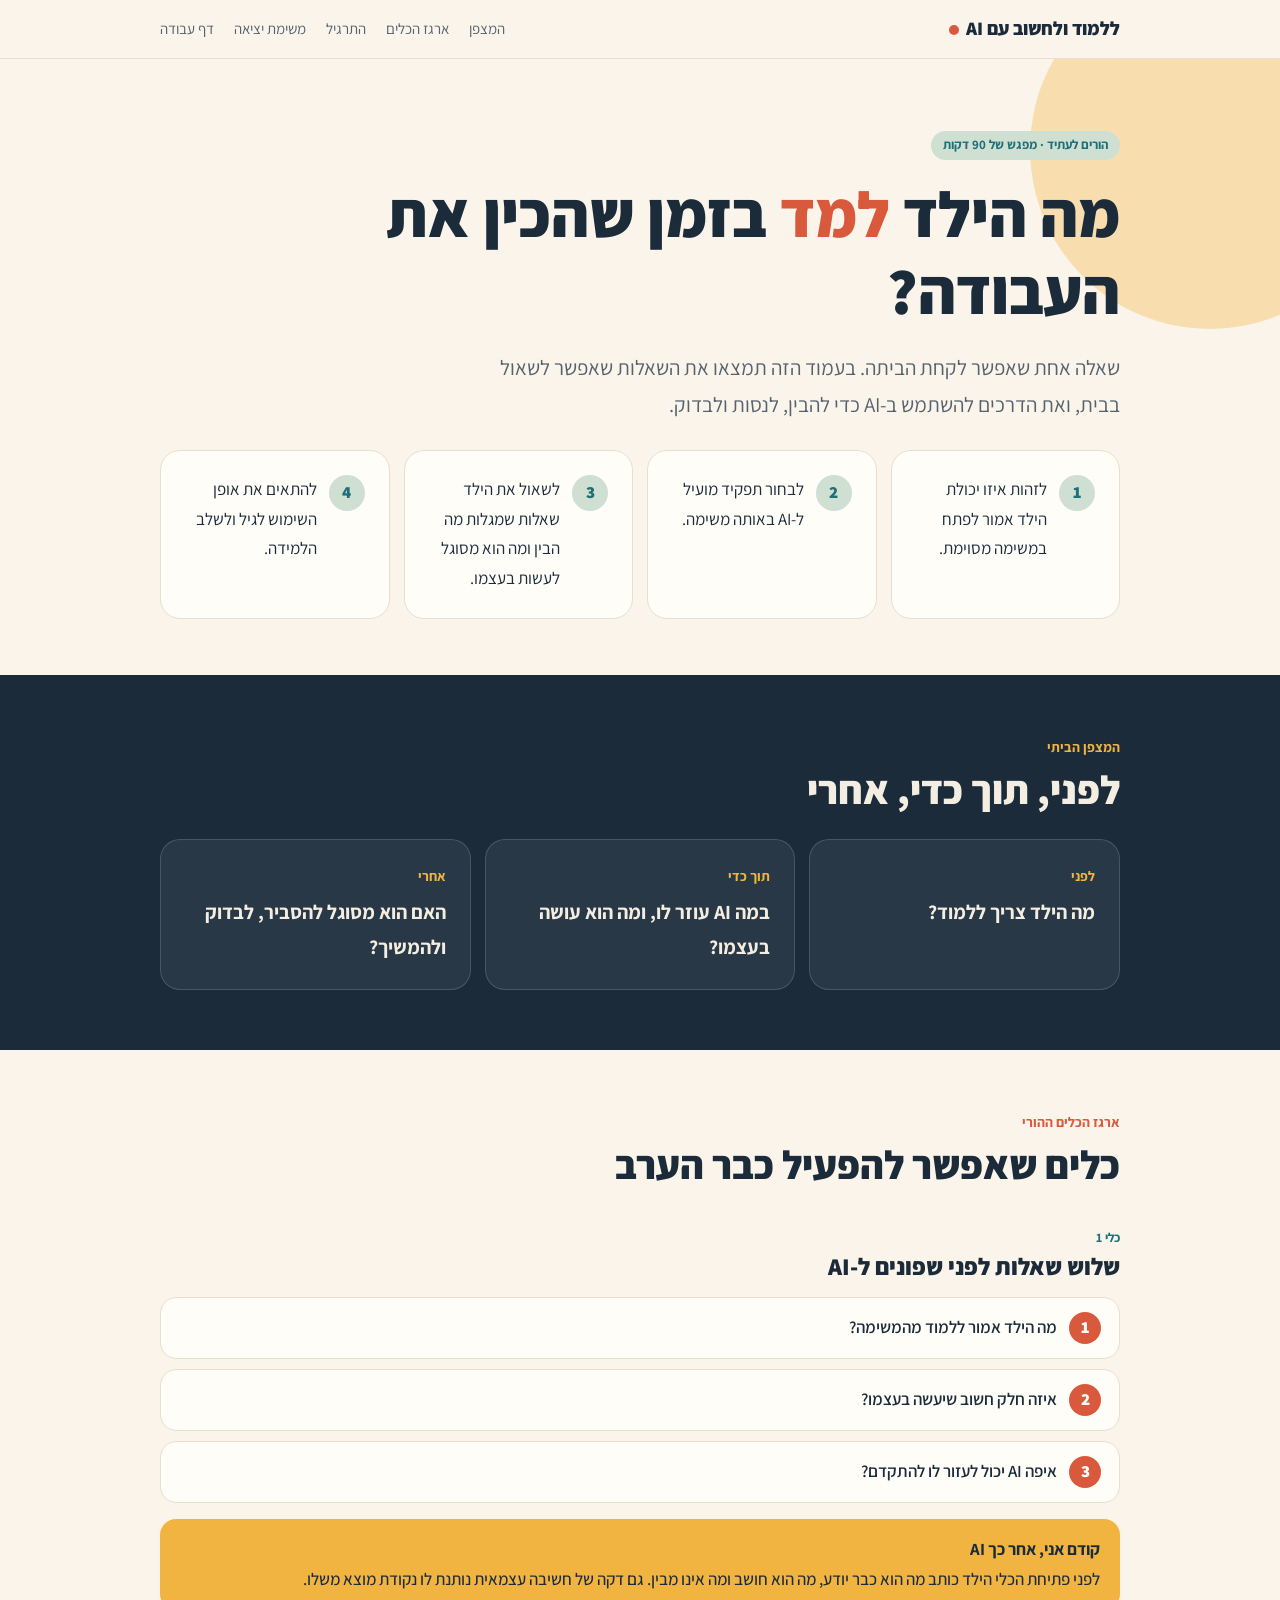
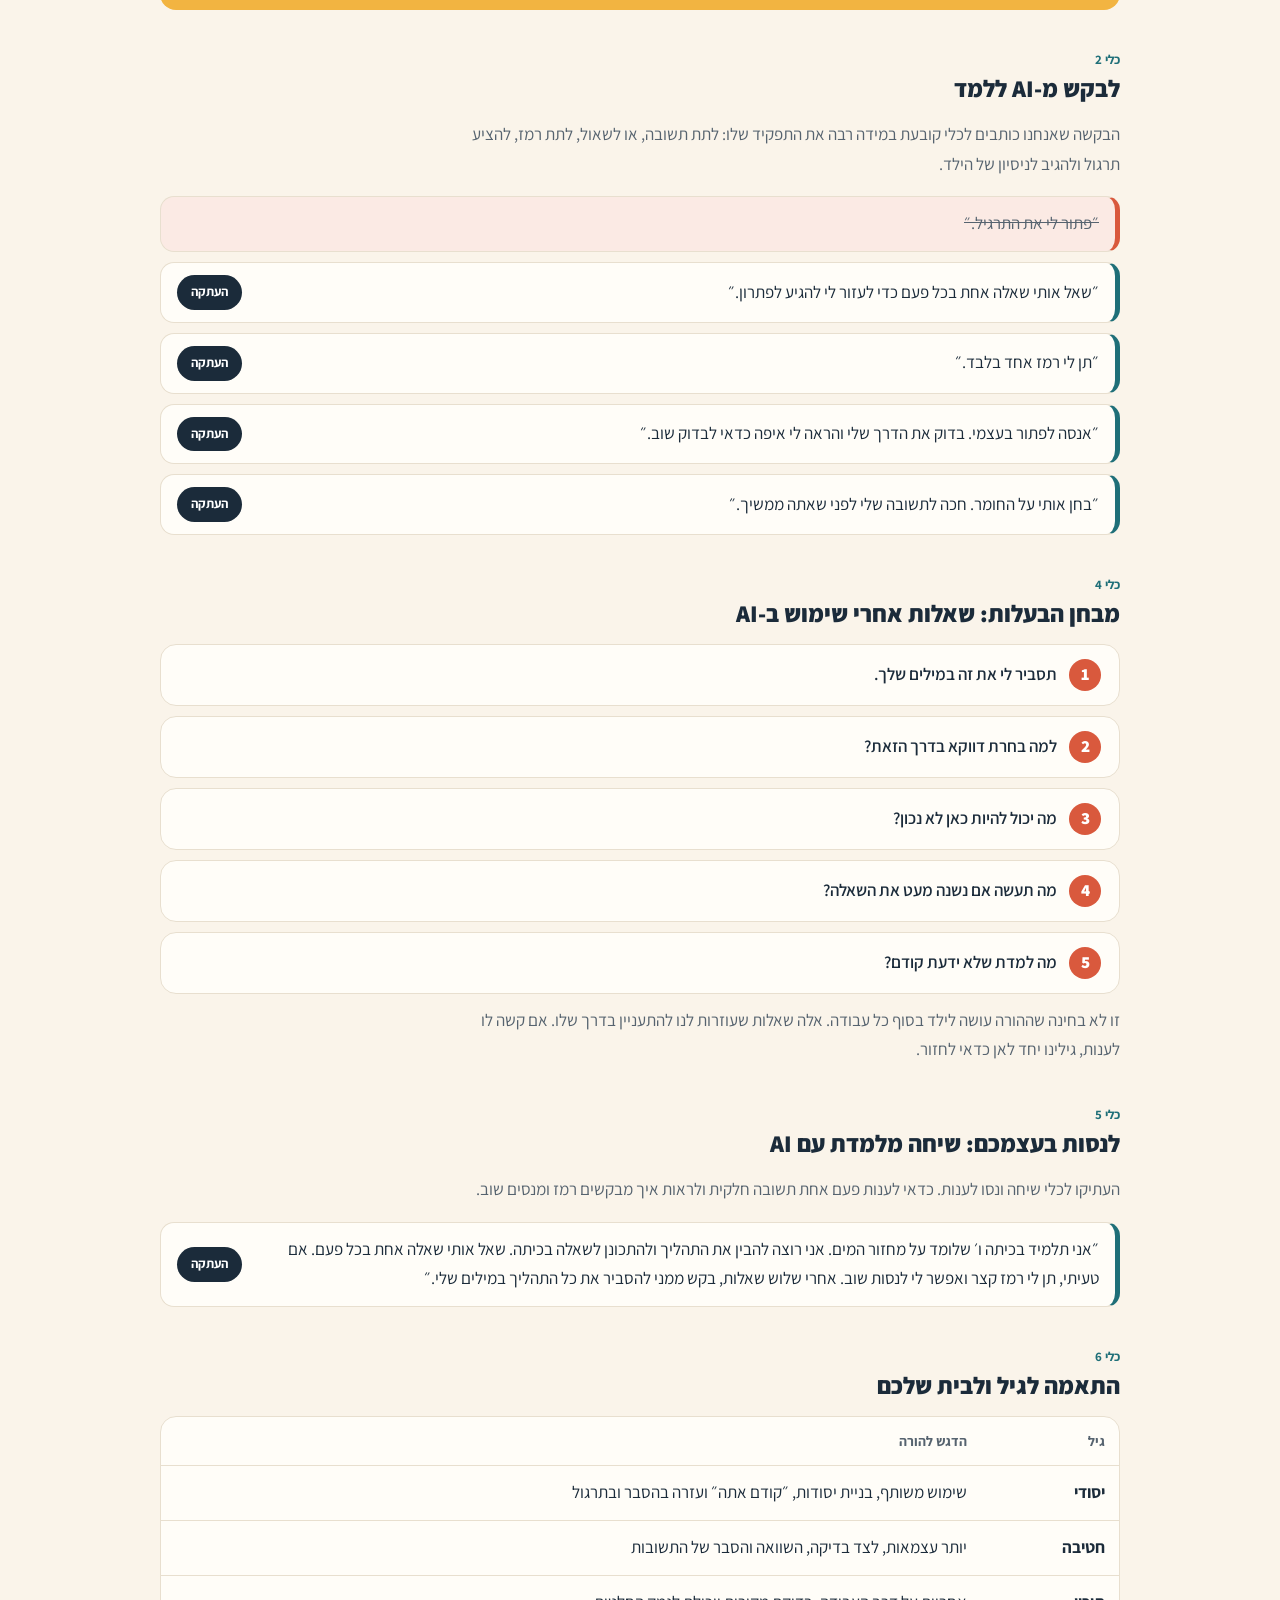
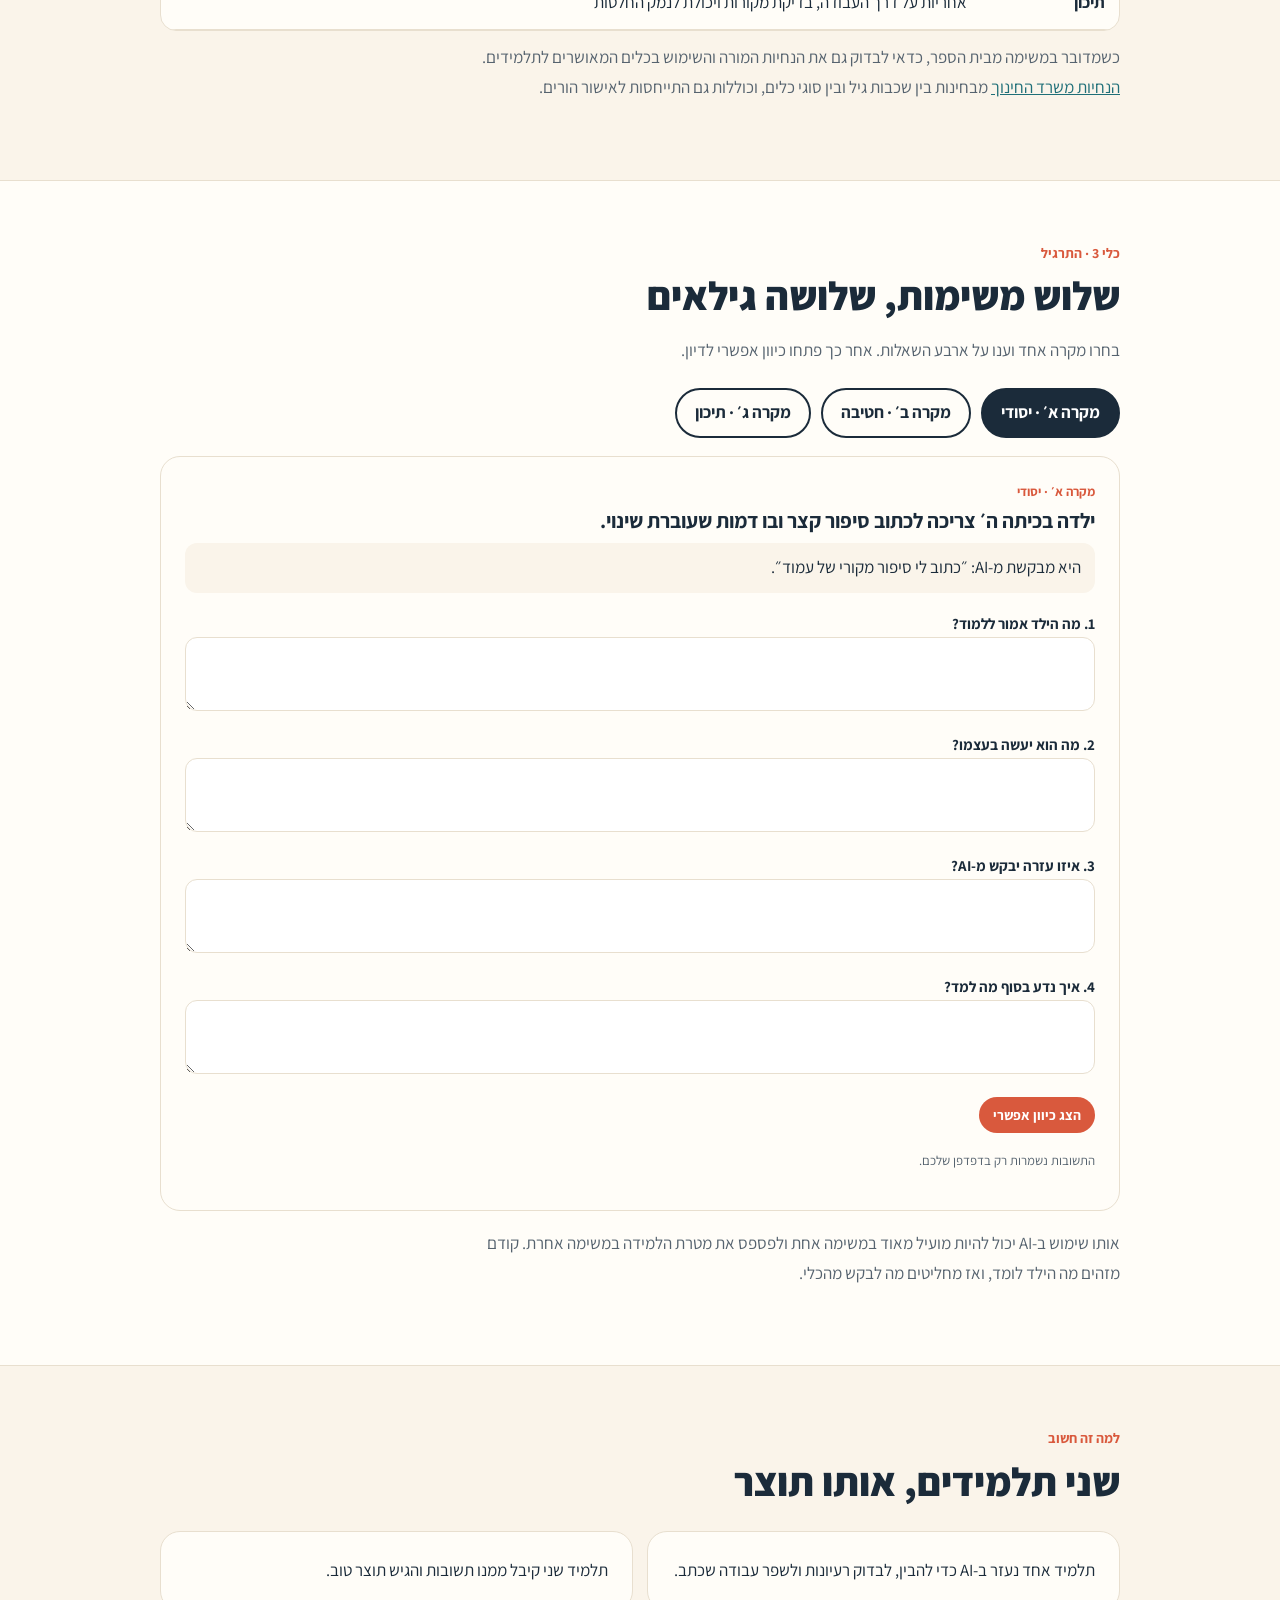
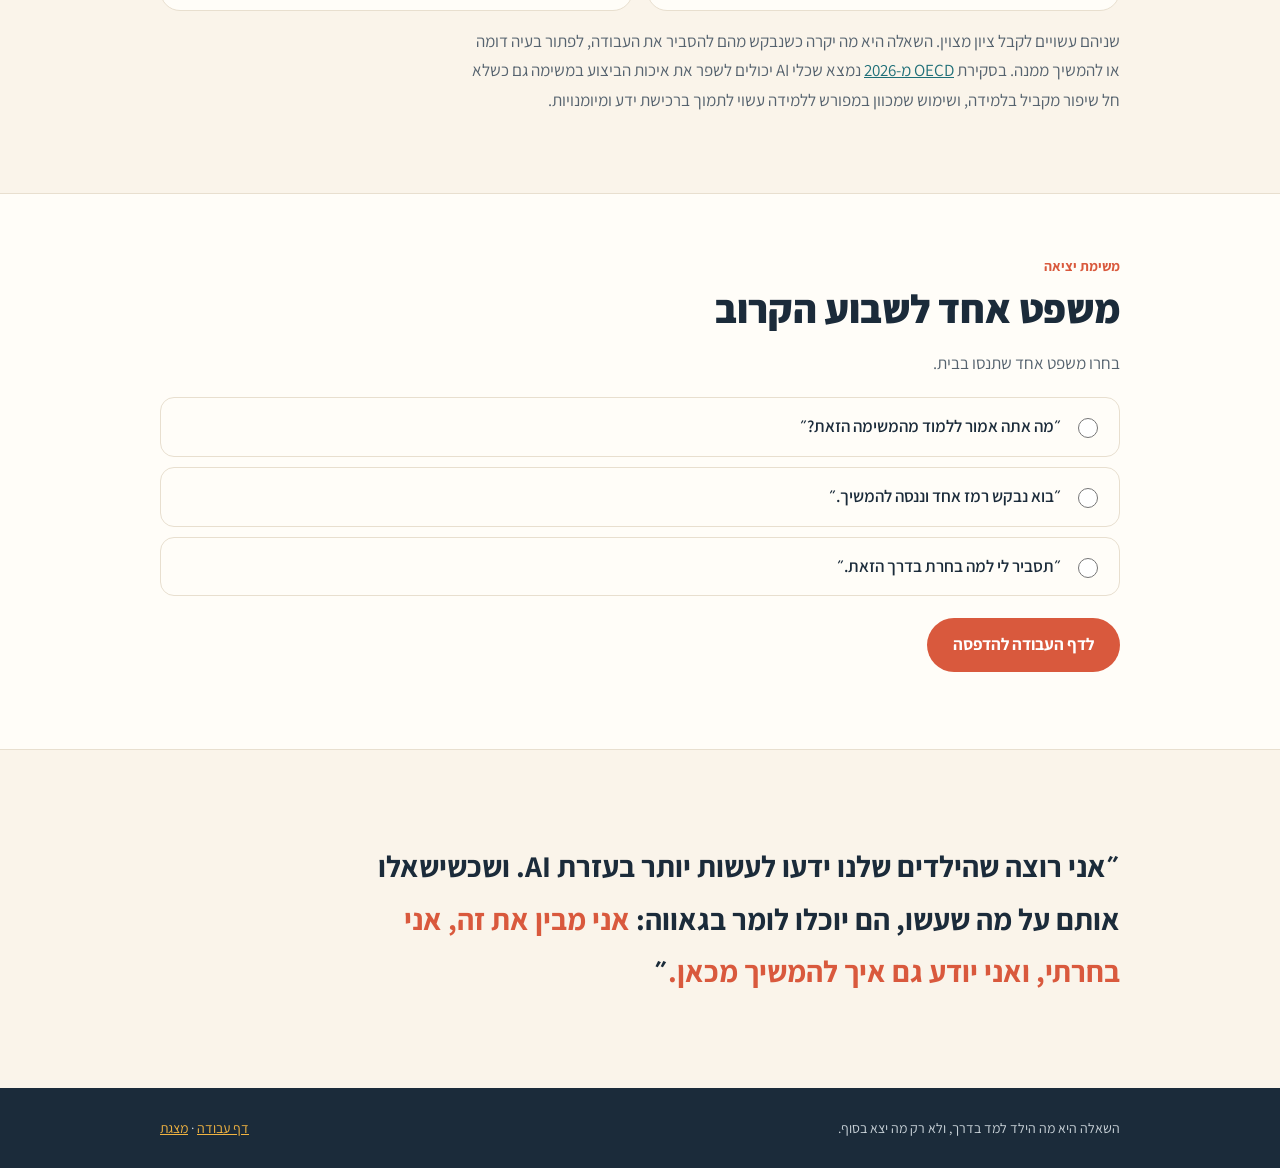
<file: index.html>
<!doctype html>
<html lang="he" dir="rtl">
<head>
<meta charset="utf-8">
<meta name="viewport" content="width=device-width, initial-scale=1">
<title>ללמוד ולחשוב עם AI | הורים לעתיד</title>
<meta name="description" content="ארגז כלים להורים: איך משתמשים ב-AI כדי ללמוד ולא רק כדי לסיים את העבודה.">
<link rel="preconnect" href="https://fonts.googleapis.com">
<link rel="preconnect" href="https://fonts.gstatic.com" crossorigin>
<link href="https://fonts.googleapis.com/css2?family=Assistant:wght@400;500;600;700;800&display=swap" rel="stylesheet">
<link rel="stylesheet" href="styles.css">
<style>
  nav{position:sticky;top:0;z-index:10;background:#FAF4EAEE;backdrop-filter:blur(8px);border-bottom:1px solid var(--line)}
  nav .wrap{display:flex;align-items:center;gap:20px;height:58px;overflow-x:auto}
  .logo{font-weight:800;font-size:19px;margin-inline-end:auto;white-space:nowrap;text-decoration:none;color:var(--ink)}
  .logo i{display:inline-block;width:10px;height:10px;border-radius:50%;background:var(--terra);margin-inline-start:7px}
  nav a:not(.logo){text-decoration:none;font-size:15px;white-space:nowrap;color:var(--muted)}
  nav a:not(.logo):hover{color:var(--terra)}

  .hero{padding:70px 0 56px;position:relative;overflow:hidden}
  .hero::before{content:"";position:absolute;inset-inline-start:-110px;top:-90px;width:360px;height:360px;border-radius:50%;background:var(--saffron);opacity:.35}
  .hero .wrap{position:relative}
  h1{font-size:clamp(36px,6.5vw,64px);font-weight:800;margin:16px 0 14px;max-width:780px}
  h1 em{font-style:normal;color:var(--terra)}
  .lead{font-size:clamp(17px,2.2vw,21px);color:var(--muted);max-width:640px}

  section{padding:60px 0}
  .alt{background:var(--paper);border-block:1px solid var(--line)}
  .dark{background:var(--ink);color:#F4EEE2}
  .dark .kicker{color:var(--saffron)}
  h2{font-size:clamp(28px,4vw,40px);font-weight:800;margin-bottom:10px}
  .sub{color:var(--muted);max-width:660px}
  .dark .sub{color:#C9D2D8}

  .goals{display:grid;grid-template-columns:repeat(auto-fit,minmax(210px,1fr));gap:14px;margin-top:26px}
  .goals .card{display:flex;gap:12px;align-items:flex-start}
  .num{flex:none;display:grid;place-items:center;width:36px;height:36px;border-radius:50%;background:var(--sage);color:var(--sea);font-weight:800}

  .compass{display:grid;grid-template-columns:repeat(3,1fr);gap:14px;margin-top:26px}
  .compass div{border-radius:20px;padding:24px;background:#ffffff10;border:1px solid #ffffff26}
  .compass b{display:block;color:var(--saffron);font-size:14px;margin-bottom:6px}
  .compass p{margin:0;font-size:20px;font-weight:700}
  @media(max-width:700px){.compass{grid-template-columns:1fr}}

  .tool{margin-top:34px}
  .tool h3{font-size:24px;font-weight:800;margin-bottom:6px}
  .tool .tag{font-size:13px;font-weight:700;color:var(--sea)}
  ol.big{counter-reset:q;list-style:none;padding:0;margin:16px 0 0;display:grid;gap:10px}
  ol.big li{counter-increment:q;background:var(--paper);border:1px solid var(--line);border-radius:16px;padding:14px 18px;font-weight:600;display:flex;gap:12px;align-items:center}
  ol.big li::before{content:counter(q);flex:none;display:grid;place-items:center;width:32px;height:32px;border-radius:50%;background:var(--terra);color:#fff;font-weight:800}
  .rule{margin-top:16px;background:var(--saffron);border-radius:16px;padding:16px 20px;font-weight:700}
  .rule span{font-weight:500;display:block}

  .prompts{display:grid;gap:10px;margin-top:16px}
  .prompt{display:flex;gap:12px;align-items:center;justify-content:space-between;background:var(--paper);border:1px solid var(--line);border-inline-start:5px solid var(--sea);border-radius:14px;padding:12px 16px}
  .prompt p{margin:0}
  .bad{border-inline-start-color:var(--terra);background:#FBEAE4}
  .bad p{text-decoration:line-through;color:var(--muted)}
  .copy{flex:none;background:var(--ink);color:#fff;border:0;border-radius:99px;font:inherit;font-size:13px;font-weight:700;padding:6px 14px;cursor:pointer}
  .copy.done{background:var(--sea)}

  .ex-tabs{display:flex;gap:10px;flex-wrap:wrap;margin-top:22px}
  .ex-tabs button{font:inherit;font-weight:700;border:2px solid var(--ink);background:transparent;color:var(--ink);border-radius:99px;padding:8px 18px;cursor:pointer}
  .ex-tabs button[aria-selected="true"]{background:var(--ink);color:#fff}
  .case{margin-top:18px}
  .case .who{font-size:13px;font-weight:700;color:var(--terra)}
  .case h3{font-size:21px;margin:4px 0 6px}
  .case .ask{background:var(--cream);border-radius:12px;padding:10px 14px;margin:10px 0 0}
  .fields{display:grid;gap:12px;margin-top:18px}
  .fields label{font-weight:700;font-size:15px}
  textarea{font:inherit;width:100%;padding:10px 14px;border:1.5px solid var(--line);border-radius:12px;background:#fff;color:var(--ink);resize:vertical}
  textarea:focus{outline:2px solid var(--sea);border-color:transparent}
  .direction{display:none;margin-top:14px;background:var(--sage);border-radius:16px;padding:16px 20px}
  .direction.show{display:block}
  .note{font-size:13px;color:var(--muted);margin-top:8px}

  .exit{display:grid;gap:10px;margin-top:18px}
  .exit label{display:flex;gap:12px;align-items:center;background:var(--paper);border:1.5px solid var(--line);border-radius:14px;padding:14px 18px;cursor:pointer;font-weight:600}
  .exit input{accent-color:var(--terra);width:20px;height:20px}
  .exit label:has(input:checked){border-color:var(--terra);background:#FDF0EB}

  .closing{font-size:clamp(22px,3.2vw,30px);font-weight:700;max-width:760px}
  .closing span{color:var(--terra)}
  footer{background:var(--ink);color:#C9D2D8;padding:28px 0;font-size:14px}
  footer .wrap{display:flex;flex-wrap:wrap;gap:12px;justify-content:space-between}
  footer a{color:var(--saffron)}
  .tbl{overflow-x:auto;margin-top:16px;background:var(--paper);border:1px solid var(--line);border-radius:16px}
</style>
</head>
<body>

<nav><div class="wrap">
  <a class="logo" href="#top">ללמוד ולחשוב עם AI<i></i></a>
  <a href="#compass">המצפן</a>
  <a href="#tools">ארגז הכלים</a>
  <a href="#exercise">התרגיל</a>
  <a href="#exit">משימת יציאה</a>
  <a href="worksheet.html">דף עבודה</a>
</div></nav>

<header class="hero" id="top"><div class="wrap">
  <span class="pill">הורים לעתיד · מפגש של 90 דקות</span>
  <h1>מה הילד <em>למד</em> בזמן שהכין את העבודה?</h1>
  <p class="lead">שאלה אחת שאפשר לקחת הביתה. בעמוד הזה תמצאו את השאלות שאפשר לשאול בבית, ואת הדרכים להשתמש ב-AI כדי להבין, לנסות ולבדוק.</p>
  <div class="goals">
    <div class="card"><span class="num">1</span><div>לזהות איזו יכולת הילד אמור לפתח במשימה מסוימת.</div></div>
    <div class="card"><span class="num">2</span><div>לבחור תפקיד מועיל ל-AI באותה משימה.</div></div>
    <div class="card"><span class="num">3</span><div>לשאול את הילד שאלות שמגלות מה הבין ומה הוא מסוגל לעשות בעצמו.</div></div>
    <div class="card"><span class="num">4</span><div>להתאים את אופן השימוש לגיל ולשלב הלמידה.</div></div>
  </div>
</div></header>

<section id="compass" class="dark"><div class="wrap">
  <div class="kicker">המצפן הביתי</div>
  <h2>לפני, תוך כדי, אחרי</h2>
  <div class="compass">
    <div><b>לפני</b><p>מה הילד צריך ללמוד?</p></div>
    <div><b>תוך כדי</b><p>במה AI עוזר לו, ומה הוא עושה בעצמו?</p></div>
    <div><b>אחרי</b><p>האם הוא מסוגל להסביר, לבדוק ולהמשיך?</p></div>
  </div>
</div></section>

<section id="tools"><div class="wrap">
  <div class="kicker">ארגז הכלים ההורי</div>
  <h2>כלים שאפשר להפעיל כבר הערב</h2>

  <div class="tool">
    <span class="tag">כלי 1</span>
    <h3>שלוש שאלות לפני שפונים ל-AI</h3>
    <ol class="big">
      <li>מה הילד אמור ללמוד מהמשימה?</li>
      <li>איזה חלק חשוב שיעשה בעצמו?</li>
      <li>איפה AI יכול לעזור לו להתקדם?</li>
    </ol>
    <div class="rule">קודם אני, אחר כך AI
      <span>לפני פתיחת הכלי הילד כותב מה הוא כבר יודע, מה הוא חושב ומה אינו מבין. גם דקה של חשיבה עצמאית נותנת לו נקודת מוצא משלו.</span></div>
  </div>

  <div class="tool">
    <span class="tag">כלי 2</span>
    <h3>לבקש מ-AI ללמד</h3>
    <p class="sub">הבקשה שאנחנו כותבים לכלי קובעת במידה רבה את התפקיד שלו: לתת תשובה, או לשאול, לתת רמז, להציע תרגול ולהגיב לניסיון של הילד.</p>
    <div class="prompts">
      <div class="prompt bad"><p>״פתור לי את התרגיל.״</p></div>
      <div class="prompt"><p>״שאל אותי שאלה אחת בכל פעם כדי לעזור לי להגיע לפתרון.״</p><button class="copy">העתקה</button></div>
      <div class="prompt"><p>״תן לי רמז אחד בלבד.״</p><button class="copy">העתקה</button></div>
      <div class="prompt"><p>״אנסה לפתור בעצמי. בדוק את הדרך שלי והראה לי איפה כדאי לבדוק שוב.״</p><button class="copy">העתקה</button></div>
      <div class="prompt"><p>״בחן אותי על החומר. חכה לתשובה שלי לפני שאתה ממשיך.״</p><button class="copy">העתקה</button></div>
    </div>
  </div>

  <div class="tool">
    <span class="tag">כלי 4</span>
    <h3>מבחן הבעלות: שאלות אחרי שימוש ב-AI</h3>
    <ol class="big">
      <li>תסביר לי את זה במילים שלך.</li>
      <li>למה בחרת דווקא בדרך הזאת?</li>
      <li>מה יכול להיות כאן לא נכון?</li>
      <li>מה תעשה אם נשנה מעט את השאלה?</li>
      <li>מה למדת שלא ידעת קודם?</li>
    </ol>
    <p class="sub" style="margin-top:12px">זו לא בחינה שההורה עושה לילד בסוף כל עבודה. אלה שאלות שעוזרות לנו להתעניין בדרך שלו. אם קשה לו לענות, גילינו יחד לאן כדאי לחזור.</p>
  </div>

  <div class="tool">
    <span class="tag">כלי 5</span>
    <h3>לנסות בעצמכם: שיחה מלמדת עם AI</h3>
    <p class="sub">העתיקו לכלי שיחה ונסו לענות. כדאי לענות פעם אחת תשובה חלקית ולראות איך מבקשים רמז ומנסים שוב.</p>
    <div class="prompts">
      <div class="prompt"><p>״אני תלמיד בכיתה ו׳ שלומד על מחזור המים. אני רוצה להבין את התהליך ולהתכונן לשאלה בכיתה. שאל אותי שאלה אחת בכל פעם. אם טעיתי, תן לי רמז קצר ואפשר לי לנסות שוב. אחרי שלוש שאלות, בקש ממני להסביר את כל התהליך במילים שלי.״</p><button class="copy">העתקה</button></div>
    </div>
  </div>

  <div class="tool">
    <span class="tag">כלי 6</span>
    <h3>התאמה לגיל ולבית שלכם</h3>
    <div class="tbl"><table>
      <tr><th>גיל</th><th>הדגש להורה</th></tr>
      <tr><td><b>יסודי</b></td><td>שימוש משותף, בניית יסודות, ״קודם אתה״ ועזרה בהסבר ובתרגול</td></tr>
      <tr><td><b>חטיבה</b></td><td>יותר עצמאות, לצד בדיקה, השוואה והסבר של התשובות</td></tr>
      <tr><td><b>תיכון</b></td><td>אחריות על דרך העבודה, בדיקת מקורות ויכולת לנמק החלטות</td></tr>
    </table></div>
    <p class="sub" style="margin-top:12px">כשמדובר במשימה מבית הספר, כדאי לבדוק גם את הנחיות המורה והשימוש בכלים המאושרים לתלמידים. <a href="https://pop.education.gov.il/sherutey-tiksuv-bachinuch/international-digital-ai-tools/" target="_blank" rel="noopener">הנחיות משרד החינוך</a> מבחינות בין שכבות גיל ובין סוגי כלים, וכוללות גם התייחסות לאישור הורים.</p>
  </div>
</div></section>

<section id="exercise" class="alt"><div class="wrap">
  <div class="kicker">כלי 3 · התרגיל</div>
  <h2>שלוש משימות, שלושה גילאים</h2>
  <p class="sub">בחרו מקרה אחד וענו על ארבע השאלות. אחר כך פתחו כיוון אפשרי לדיון.</p>
  <div class="ex-tabs" role="tablist">
    <button role="tab" data-case="a" aria-selected="true">מקרה א׳ · יסודי</button>
    <button role="tab" data-case="b" aria-selected="false">מקרה ב׳ · חטיבה</button>
    <button role="tab" data-case="c" aria-selected="false">מקרה ג׳ · תיכון</button>
  </div>
  <div class="card case">
    <div class="who" id="caseWho"></div>
    <h3 id="caseTitle"></h3>
    <p class="ask" id="caseAsk"></p>
    <div class="fields">
      <label>1. מה הילד אמור ללמוד?<textarea rows="2" data-f="0"></textarea></label>
      <label>2. מה הוא יעשה בעצמו?<textarea rows="2" data-f="1"></textarea></label>
      <label>3. איזו עזרה יבקש מ-AI?<textarea rows="2" data-f="2"></textarea></label>
      <label>4. איך נדע בסוף מה למד?<textarea rows="2" data-f="3"></textarea></label>
    </div>
    <p style="margin-top:14px"><button class="btn small" id="showDir">הצג כיוון אפשרי</button></p>
    <div class="direction" id="caseDir"></div>
    <p class="note">התשובות נשמרות רק בדפדפן שלכם.</p>
  </div>
  <p class="sub" style="margin-top:18px">אותו שימוש ב-AI יכול להיות מועיל מאוד במשימה אחת ולפספס את מטרת הלמידה במשימה אחרת. קודם מזהים מה הילד לומד, ואז מחליטים מה לבקש מהכלי.</p>
</div></section>

<section><div class="wrap">
  <div class="kicker">למה זה חשוב</div>
  <h2>שני תלמידים, אותו תוצר</h2>
  <div class="goals">
    <div class="card">תלמיד אחד נעזר ב-AI כדי להבין, לבדוק רעיונות ולשפר עבודה שכתב.</div>
    <div class="card">תלמיד שני קיבל ממנו תשובות והגיש תוצר טוב.</div>
  </div>
  <p class="sub" style="margin-top:16px">שניהם עשויים לקבל ציון מצוין. השאלה היא מה יקרה כשנבקש מהם להסביר את העבודה, לפתור בעיה דומה או להמשיך ממנה. בסקירת <a href="https://www.oecd.org/en/publications/oecd-digital-education-outlook-2026_062a7394-en.html" target="_blank" rel="noopener">OECD מ-2026</a> נמצא שכלי AI יכולים לשפר את איכות הביצוע במשימה גם כשלא חל שיפור מקביל בלמידה, ושימוש שמכוון במפורש ללמידה עשוי לתמוך ברכישת ידע ומיומנויות.</p>
</div></section>

<section id="exit" class="alt"><div class="wrap">
  <div class="kicker">משימת יציאה</div>
  <h2>משפט אחד לשבוע הקרוב</h2>
  <p class="sub">בחרו משפט אחד שתנסו בבית.</p>
  <div class="exit">
    <label><input type="radio" name="exit" value="0">״מה אתה אמור ללמוד מהמשימה הזאת?״</label>
    <label><input type="radio" name="exit" value="1">״בוא נבקש רמז אחד וננסה להמשיך.״</label>
    <label><input type="radio" name="exit" value="2">״תסביר לי למה בחרת בדרך הזאת.״</label>
  </div>
  <p style="margin-top:22px"><a class="btn" href="worksheet.html">לדף העבודה להדפסה</a></p>
</div></section>

<section><div class="wrap">
  <p class="closing">״אני רוצה שהילדים שלנו ידעו לעשות יותר בעזרת AI. ושכשישאלו אותם על מה שעשו, הם יוכלו לומר בגאווה: <span>אני מבין את זה, אני בחרתי, ואני יודע גם איך להמשיך מכאן.</span>״</p>
</div></section>

<footer><div class="wrap">
  <span>השאלה היא מה הילד למד בדרך, ולא רק מה יצא בסוף.</span>
  <span><a href="worksheet.html">דף עבודה</a> · <a href="slides.html">מצגת</a></span>
</div></footer>

<script>
  const store = {
    get(k){ try { return JSON.parse(localStorage.getItem(k)); } catch { return null; } },
    set(k,v){ try { localStorage.setItem(k, JSON.stringify(v)); } catch {} }
  };

  document.querySelectorAll(".copy").forEach(b => b.addEventListener("click", async () => {
    const text = b.previousElementSibling.textContent.replace(/^״|״$/g, "");
    try { await navigator.clipboard.writeText(text); } catch {
      const t = document.createElement("textarea"); t.value = text; document.body.append(t); t.select(); document.execCommand("copy"); t.remove();
    }
    b.textContent = "הועתק ✓"; b.classList.add("done");
    setTimeout(() => { b.textContent = "העתקה"; b.classList.remove("done"); }, 1600);
  }));

  const cases = {
    a: { who:"מקרה א׳ · יסודי",
         title:"ילדה בכיתה ה׳ צריכה לכתוב סיפור קצר ובו דמות שעוברת שינוי.",
         ask:"היא מבקשת מ-AI: ״כתוב לי סיפור מקורי של עמוד״.",
         dir:"הילדה בוחרת את הדמות וכותבת. AI יכול לשאול אותה שאלות על הרצון של הדמות, הקושי שלה ומה השתנה בסוף." },
    b: { who:"מקרה ב׳ · חטיבה",
         title:"תלמיד בכיתה ח׳ נתקע בתרגיל במתמטיקה.",
         ask:"הוא מבקש מ-AI את הפתרון המלא.",
         dir:"התלמיד מסמן באיזה שלב נתקע ומבקש רמז אחד. אחר כך הוא מנסה להמשיך ומבקש בדיקה של הדרך." },
    c: { who:"מקרה ג׳ · תיכון",
         title:"תלמידה מכינה עבודה על אנרגיה מתחדשת.",
         ask:"AI הציע לה ראשי פרקים, טענות וכמה מקורות.",
         dir:"היא בוחרת שאלת מחקר, בודקת את המקורות עצמם, מחליטה אילו טענות מבוססות ובונה את הטיעון שלה." }
  };
  const fields = [...document.querySelectorAll("[data-f]")];
  const dir = document.getElementById("caseDir");
  let current = "a";
  const answers = store.get("lwai-answers") || {};

  function showCase(id){
    current = id;
    const c = cases[id];
    caseWho.textContent = c.who; caseTitle.textContent = c.title; caseAsk.textContent = c.ask;
    dir.innerHTML = "<b>כיוון אפשרי לדיון:</b> " + c.dir; dir.classList.remove("show");
    showDir.textContent = "הצג כיוון אפשרי";
    fields.forEach((f,i) => f.value = (answers[id] || [])[i] || "");
    document.querySelectorAll("[data-case]").forEach(b => b.setAttribute("aria-selected", b.dataset.case === id));
  }
  document.querySelectorAll("[data-case]").forEach(b => b.addEventListener("click", () => showCase(b.dataset.case)));
  fields.forEach((f,i) => f.addEventListener("input", () => {
    (answers[current] ||= [])[i] = f.value; store.set("lwai-answers", answers);
  }));
  showDir.addEventListener("click", () => {
    const on = dir.classList.toggle("show");
    showDir.textContent = on ? "הסתר כיוון" : "הצג כיוון אפשרי";
  });
  showCase("a");

  const exitSaved = store.get("lwai-exit");
  if (exitSaved !== null) { const r = document.querySelector(`input[name=exit][value="${exitSaved}"]`); if (r) r.checked = true; }
  document.querySelectorAll("input[name=exit]").forEach(r => r.addEventListener("change", () => store.set("lwai-exit", r.value)));
</script>
</body>
</html>
</file>
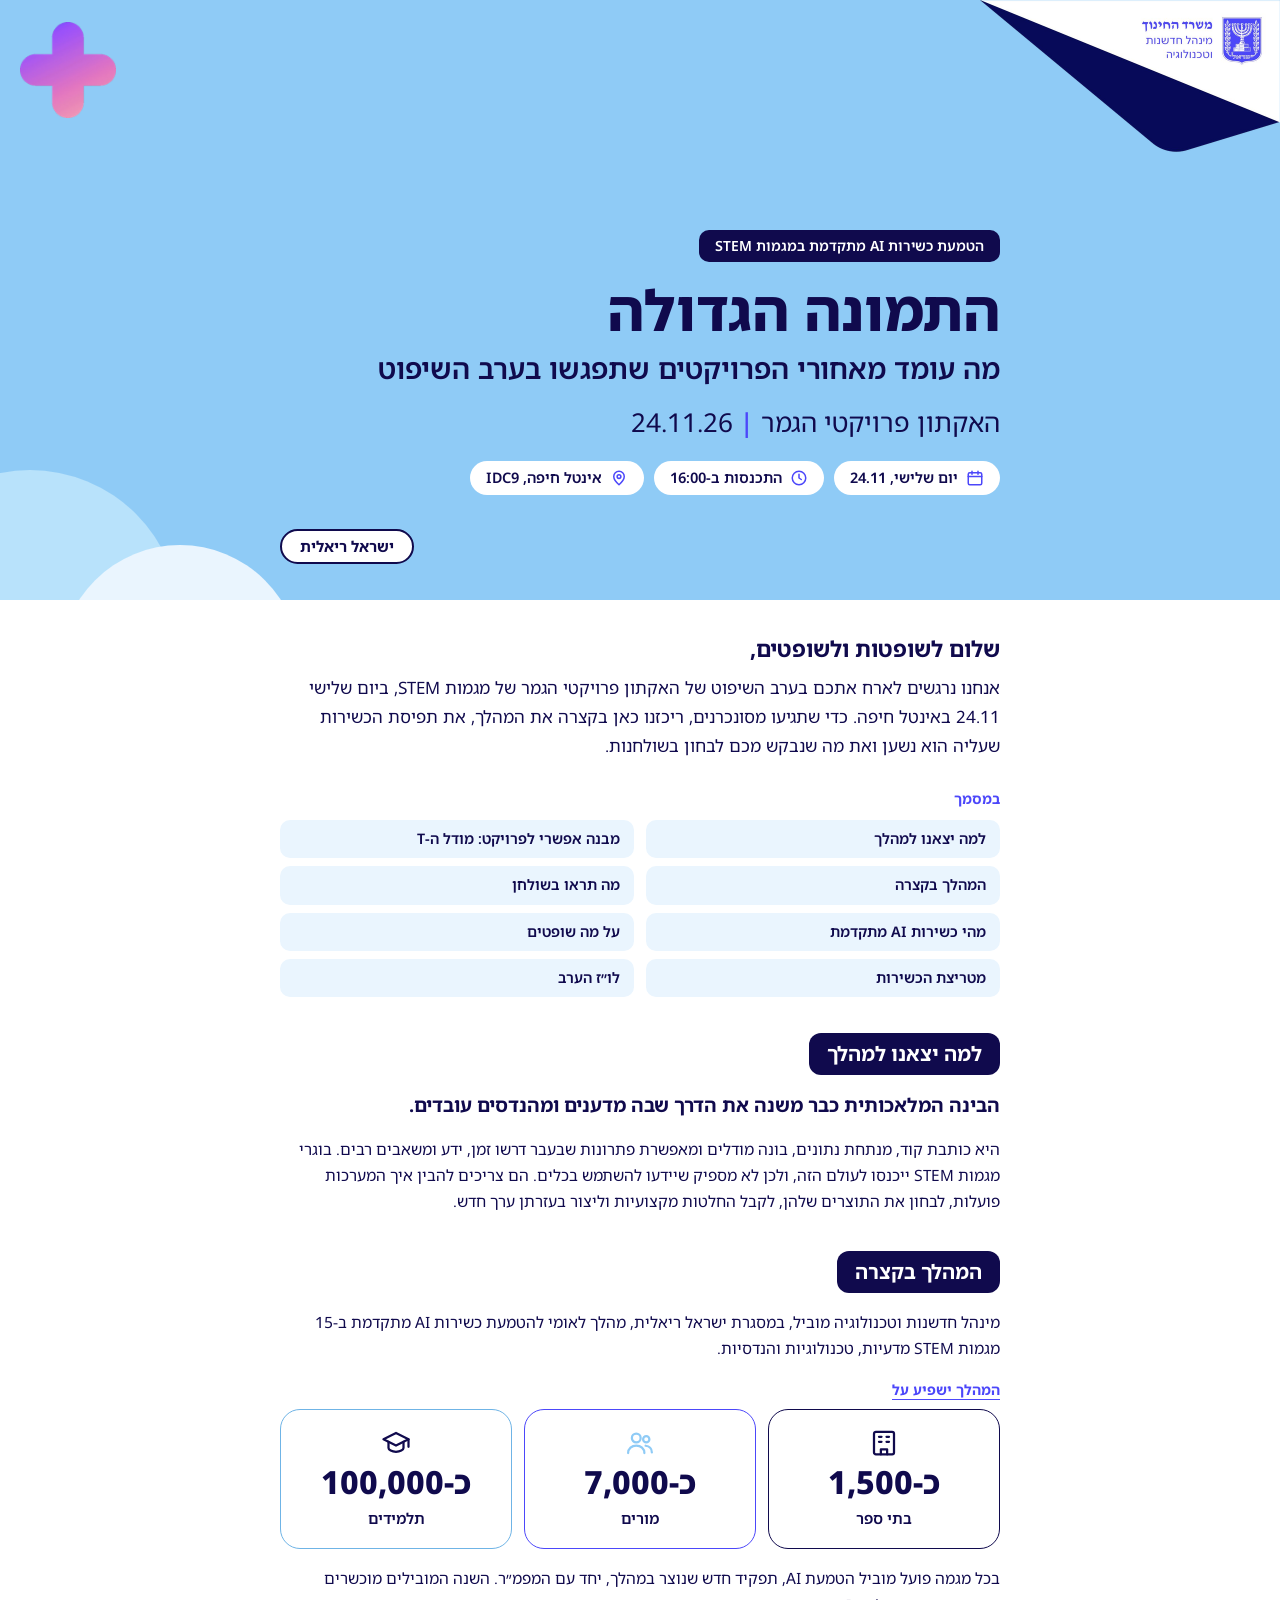
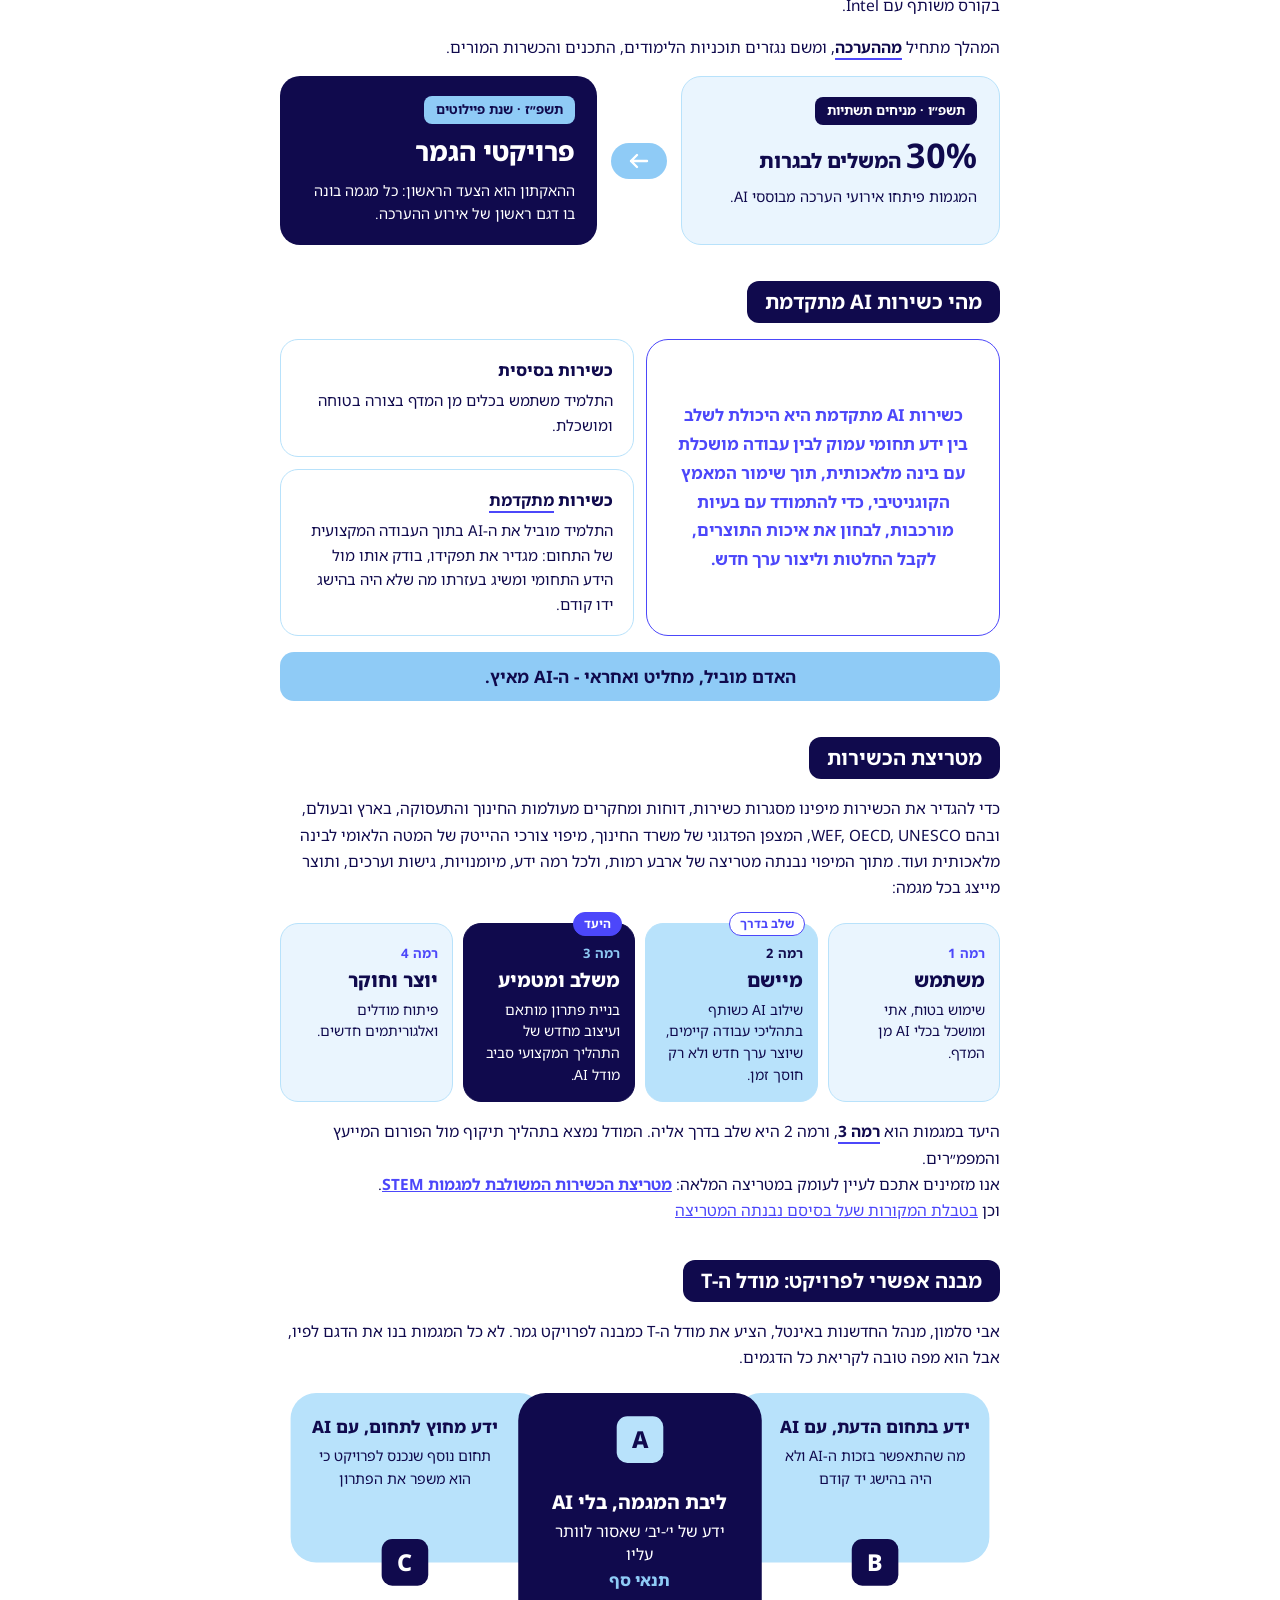
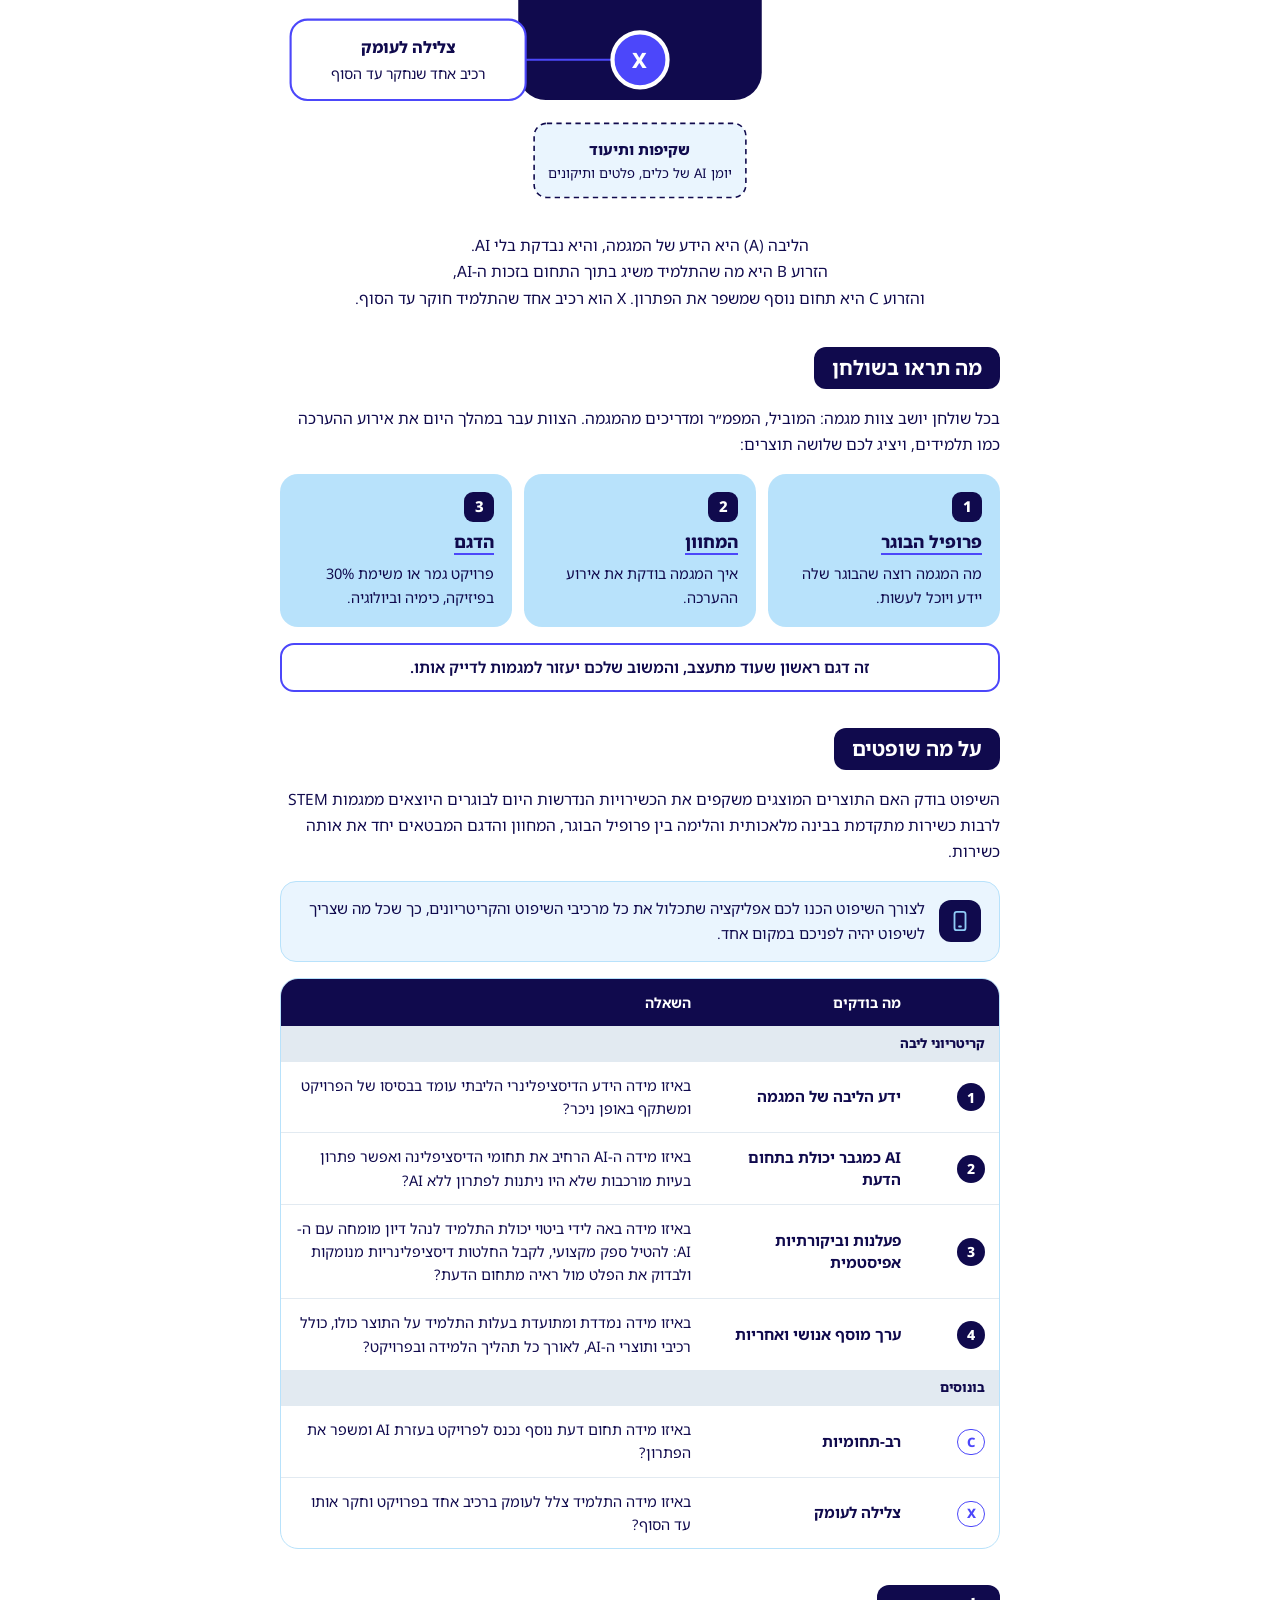
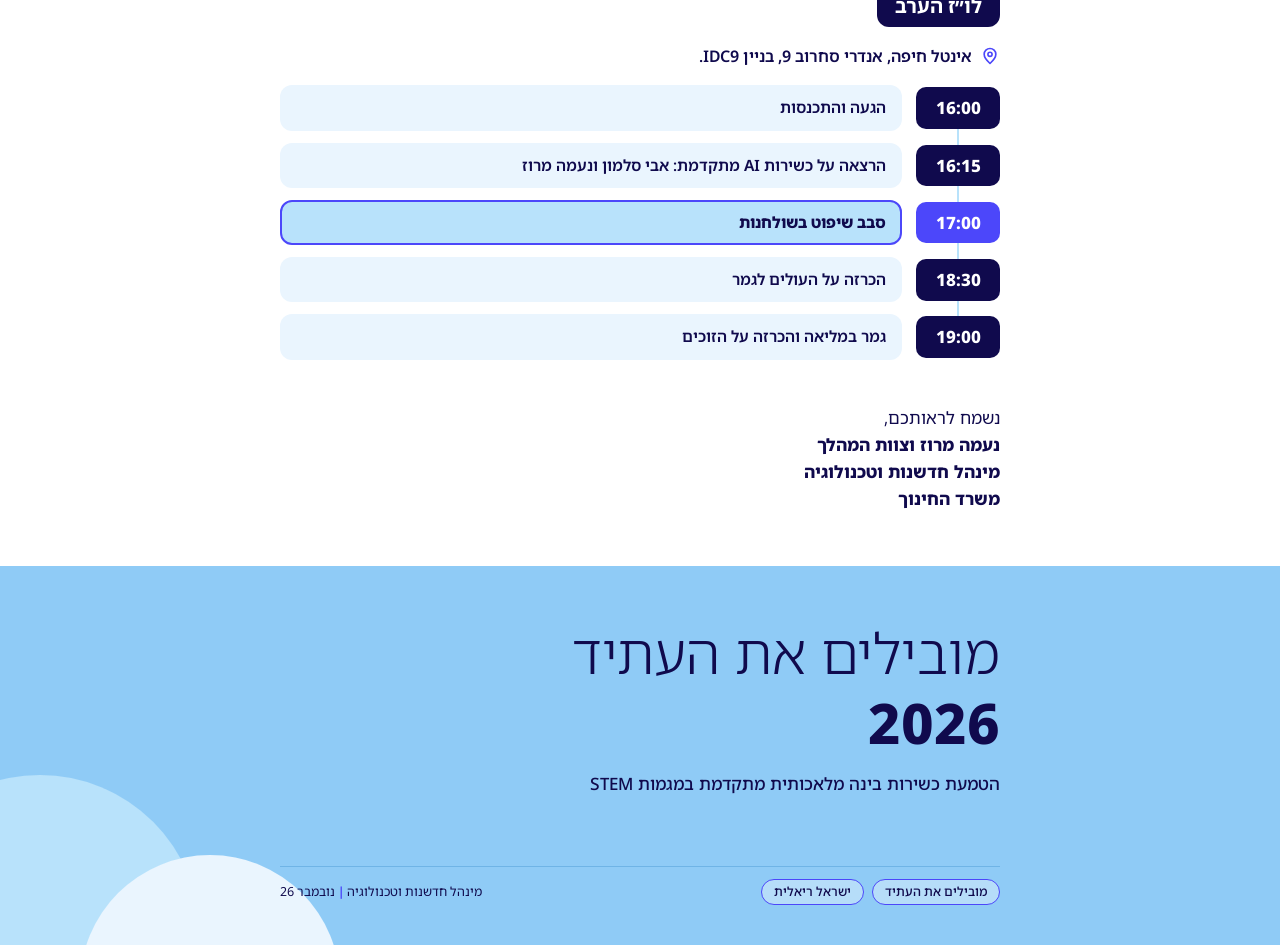
<file: hackathon-24-11/index.html>
<!DOCTYPE html>
<html lang="he" dir="rtl">
<head>
<meta charset="utf-8">
<meta name="viewport" content="width=device-width, initial-scale=1">
<meta name="robots" content="noindex, nofollow">
<title>התמונה הגדולה | האקתון פרויקטי הגמר 24.11.26</title>
<meta name="description" content="הטמעת כשירות AI מתקדמת במגמות STEM. מה כדאי לדעת לפני ערב השיפוט, 24.11 באינטל חיפה.">
<meta property="og:title" content="התמונה הגדולה | האקתון פרויקטי הגמר 24.11.26">
<meta property="og:description" content="הטמעת כשירות AI מתקדמת במגמות STEM. מה כדאי לדעת לפני ערב השיפוט, 24.11 באינטל חיפה.">
<meta property="og:type" content="website">
<meta property="og:image" content="https://naamameroz2610.github.io/learn-with-ai/hackathon-24-11/og.jpg">
<meta property="og:image:width" content="1200">
<meta property="og:image:height" content="630">
<meta property="og:image:alt" content="התמונה הגדולה | האקתון פרויקטי הגמר 24.11.26">
<meta name="twitter:card" content="summary_large_image">
<meta name="theme-color" content="#8FCBF6">
<style>
@font-face{font-family:'Noto Sans Hebrew';font-style:normal;font-display:swap;font-weight:300;src:url([data-uri]) format('woff2');unicode-range:U+0307-0308,U+0590-05FF,U+200C-2010,U+20AA,U+25CC,U+FB1D-FB4F}
@font-face{font-family:'Noto Sans Hebrew';font-style:normal;font-display:swap;font-weight:300;src:url([data-uri]) format('woff2');unicode-range:U+0000-00FF,U+0131,U+0152-0153,U+02BB-02BC,U+02C6,U+02DA,U+02DC,U+0304,U+0308,U+0329,U+2000-206F,U+20AC,U+2122,U+2191,U+2193,U+2212,U+2215,U+FEFF,U+FFFD}
@font-face{font-family:'Noto Sans Hebrew';font-style:normal;font-display:swap;font-weight:400;src:url([data-uri]) format('woff2');unicode-range:U+0307-0308,U+0590-05FF,U+200C-2010,U+20AA,U+25CC,U+FB1D-FB4F}
@font-face{font-family:'Noto Sans Hebrew';font-style:normal;font-display:swap;font-weight:400;src:url([data-uri]) format('woff2');unicode-range:U+0000-00FF,U+0131,U+0152-0153,U+02BB-02BC,U+02C6,U+02DA,U+02DC,U+0304,U+0308,U+0329,U+2000-206F,U+20AC,U+2122,U+2191,U+2193,U+2212,U+2215,U+FEFF,U+FFFD}
@font-face{font-family:'Noto Sans Hebrew';font-style:normal;font-display:swap;font-weight:500;src:url([data-uri]) format('woff2');unicode-range:U+0307-0308,U+0590-05FF,U+200C-2010,U+20AA,U+25CC,U+FB1D-FB4F}
@font-face{font-family:'Noto Sans Hebrew';font-style:normal;font-display:swap;font-weight:500;src:url([data-uri]) format('woff2');unicode-range:U+0000-00FF,U+0131,U+0152-0153,U+02BB-02BC,U+02C6,U+02DA,U+02DC,U+0304,U+0308,U+0329,U+2000-206F,U+20AC,U+2122,U+2191,U+2193,U+2212,U+2215,U+FEFF,U+FFFD}
@font-face{font-family:'Noto Sans Hebrew';font-style:normal;font-display:swap;font-weight:600;src:url([data-uri]) format('woff2');unicode-range:U+0307-0308,U+0590-05FF,U+200C-2010,U+20AA,U+25CC,U+FB1D-FB4F}
@font-face{font-family:'Noto Sans Hebrew';font-style:normal;font-display:swap;font-weight:600;src:url([data-uri]) format('woff2');unicode-range:U+0000-00FF,U+0131,U+0152-0153,U+02BB-02BC,U+02C6,U+02DA,U+02DC,U+0304,U+0308,U+0329,U+2000-206F,U+20AC,U+2122,U+2191,U+2193,U+2212,U+2215,U+FEFF,U+FFFD}
@font-face{font-family:'Noto Sans Hebrew';font-style:normal;font-display:swap;font-weight:700;src:url([data-uri]) format('woff2');unicode-range:U+0307-0308,U+0590-05FF,U+200C-2010,U+20AA,U+25CC,U+FB1D-FB4F}
@font-face{font-family:'Noto Sans Hebrew';font-style:normal;font-display:swap;font-weight:700;src:url([data-uri]) format('woff2');unicode-range:U+0000-00FF,U+0131,U+0152-0153,U+02BB-02BC,U+02C6,U+02DA,U+02DC,U+0304,U+0308,U+0329,U+2000-206F,U+20AC,U+2122,U+2191,U+2193,U+2212,U+2215,U+FEFF,U+FFFD}
@font-face{font-family:'Noto Sans Hebrew';font-style:normal;font-display:swap;font-weight:800;src:url([data-uri]) format('woff2');unicode-range:U+0307-0308,U+0590-05FF,U+200C-2010,U+20AA,U+25CC,U+FB1D-FB4F}
@font-face{font-family:'Noto Sans Hebrew';font-style:normal;font-display:swap;font-weight:800;src:url([data-uri]) format('woff2');unicode-range:U+0000-00FF,U+0131,U+0152-0153,U+02BB-02BC,U+02C6,U+02DA,U+02DC,U+0304,U+0308,U+0329,U+2000-206F,U+20AC,U+2122,U+2191,U+2193,U+2212,U+2215,U+FEFF,U+FFFD}


:root{--navy:#100A4D;--sky:#8FCBF6;--card:#B8E2FB;--pale:#EAF5FE;--gray:#E2EAF1;--purple:#4C47FA;--hair:#D5DEE8;--line:#6FB4E6}
*{box-sizing:border-box}
html{scroll-behavior:smooth;-webkit-text-size-adjust:100%}
body{margin:0;background:#fff;color:var(--navy);font-family:'Noto Sans Hebrew','Heebo',Arial,sans-serif;font-size:16px;line-height:1.65}
a{color:var(--purple);font-weight:700}
a:hover{color:var(--navy)}
p{margin:0}
.wrap{max-width:760px;margin:0 auto;padding:0 20px}
.u{text-decoration:underline;text-decoration-color:var(--purple);text-decoration-thickness:2px;text-underline-offset:5px;font-weight:700}
h1,h2,h3{margin:0}

/* top bar */
.topbar{position:fixed;top:0;left:0;right:0;z-index:20;background:rgba(255,255,255,.96);border-bottom:1px solid var(--hair);transform:translateY(-100%);transition:transform .25s ease}
.topbar.show{transform:none}
.topbar nav{max-width:760px;margin:0 auto;display:flex;gap:8px;overflow-x:auto;padding:10px 20px;scrollbar-width:none}
.topbar nav::-webkit-scrollbar{display:none}
.topbar a{flex:0 0 auto;font-size:14px;font-weight:600;color:var(--navy);text-decoration:none;background:var(--pale);border-radius:999px;padding:6px 14px;white-space:nowrap}
.topbar a.on{background:var(--navy);color:#fff}

/* cover */
.cover{position:relative;overflow:hidden;background:var(--sky)}
.cover .logo{position:absolute;top:0;right:0;width:min(300px,52vw);height:auto;display:block}
.cover .plus{position:absolute;top:22px;left:20px;width:clamp(54px,12vw,96px);height:auto}
.cover .c1,.cover .c2{position:absolute;border-radius:50%}
.cover .c1{width:300px;height:300px;left:-120px;bottom:-170px;background:var(--card)}
.cover .c2{width:240px;height:240px;left:60px;bottom:-185px;background:var(--pale)}
.cover .inner{position:relative;max-width:760px;margin:0 auto;padding:clamp(150px,34vw,230px) 20px 36px;display:flex;flex-direction:column;align-items:flex-start;gap:16px}
.eyebrow{background:var(--navy);color:#fff;font-size:14px;font-weight:600;padding:6px 16px;border-radius:10px;line-height:1.4}
.cover h1{font-size:clamp(36px,9vw,56px);line-height:1.12;font-weight:800}
.cover .lead{font-size:clamp(20px,5vw,28px);line-height:1.35;font-weight:600;color:var(--navy);margin-top:-6px}
.cover .sub{font-size:clamp(19px,4.6vw,26px);line-height:1.4}
.cover .sub span{color:var(--purple);font-weight:600}
.chips{display:flex;flex-wrap:wrap;gap:10px;margin-top:4px}
.chip{display:flex;align-items:center;gap:8px;background:#fff;border-radius:999px;padding:7px 16px;font-size:14.5px;font-weight:600;line-height:1.4}
.chip svg{width:18px;height:18px;fill:none;stroke:var(--purple);stroke-width:2;stroke-linecap:round;stroke-linejoin:round;flex:0 0 auto}
.brandpill{align-self:flex-end;border:2px solid var(--navy);background:#fff;border-radius:999px;padding:3px 18px;font-size:15px;font-weight:700;margin-top:18px}

/* sections */
main{padding-bottom:10px}
section{padding-top:36px;scroll-margin-top:60px}
.h2{display:inline-block;background:var(--navy);color:#fff;font-size:20px;font-weight:700;line-height:28px;padding:7px 18px;border-radius:12px;margin-bottom:16px}
.stack{display:flex;flex-direction:column;gap:16px}
.body{font-size:15.5px;line-height:1.7}
.lead{font-size:19px;line-height:1.5;font-weight:700}

/* letter + toc */
.letter{padding-top:34px}
.greet{font-size:22px;font-weight:700;line-height:1.4;margin-bottom:10px}
.letter .body{font-size:17px}
.toc{margin-top:26px}
.toc .lbl{font-size:14px;font-weight:700;color:var(--purple);margin-bottom:10px}
.toc ol{list-style:none;margin:0;padding:0;display:grid;grid-template-columns:repeat(2,minmax(0,1fr));grid-template-rows:repeat(4,auto);grid-auto-flow:column;gap:8px 12px}
.toc a{display:block;background:var(--pale);border-radius:10px;padding:9px 14px;font-size:14.5px;font-weight:600;color:var(--navy);text-decoration:none;line-height:1.4}
.toc a:hover{background:var(--card)}

/* stats */
.cap{font-size:14px;font-weight:700;color:var(--purple);text-decoration:underline;text-underline-offset:4px}
.stats{display:grid;grid-template-columns:repeat(3,minmax(0,1fr));gap:12px;margin-top:8px}
.stat{background:#fff;border:1.5px solid var(--navy);border-radius:20px;padding:18px 10px;display:flex;flex-direction:column;align-items:center;gap:4px;text-align:center}
.stat:nth-child(2){border-color:var(--purple)}
.stat:nth-child(3){border-color:var(--line)}
.stat svg{width:30px;height:30px;fill:none;stroke:var(--navy);stroke-width:1.8;stroke-linecap:round;stroke-linejoin:round}
.stat:nth-child(2) svg{stroke:var(--sky)}
.stat .n{font-size:clamp(24px,5.4vw,32px);font-weight:800;line-height:1.25;white-space:nowrap}
.stat .l{font-size:15px;font-weight:600}

/* timeline */
.tl{display:flex;align-items:stretch;gap:14px}
.tl .card{flex:1 1 0;display:flex;flex-direction:column;align-items:flex-start;gap:8px;border-radius:20px;padding:20px 22px}
.tl .c-a{background:var(--pale);border:1.5px solid var(--card)}
.tl .c-b{background:var(--navy);color:#fff}
.tag{font-size:13px;font-weight:700;padding:4px 12px;border-radius:8px;line-height:1.5}
.c-a .tag{background:var(--navy);color:#fff}
.c-b .tag{background:var(--sky);color:var(--navy)}
.tl .big{font-size:20px;font-weight:800;line-height:1.3}
.tl .big b{font-size:34px}
.tl .big2{font-size:26px;font-weight:800;line-height:1.5}
.tl .t{font-size:14.5px;line-height:1.6}
.tl .arr{flex:0 0 auto;display:flex;align-items:center;justify-content:center}
.tl .arr span{display:flex;align-items:center;justify-content:center;width:56px;height:36px;border-radius:999px;background:var(--sky)}
.tl .arr svg{width:24px;height:24px;fill:none;stroke:#fff;stroke-width:2.4;stroke-linecap:round;stroke-linejoin:round}

/* definition */
.defgrid{display:grid;grid-template-columns:repeat(2,minmax(0,1fr));gap:12px}
.def{background:#fff;border:1.5px solid var(--purple);border-radius:22px;padding:26px;display:flex;align-items:center;justify-content:center;text-align:center;color:var(--purple);font-weight:700;font-size:16.5px;line-height:1.75}
.dcards{display:flex;flex-direction:column;gap:12px}
.dcard{background:#fff;border:1.5px solid var(--card);border-radius:18px;padding:18px 20px;display:flex;flex-direction:column;gap:6px;flex:1 1 auto}
.dcard h3{font-size:16px;font-weight:800;line-height:1.5}
.dcard p{font-size:15px;line-height:1.65}
.banner{background:var(--sky);border-radius:14px;padding:12px 22px;text-align:center;font-size:17px;font-weight:700;line-height:1.5}

/* matrix */
.levels{display:grid;grid-template-columns:repeat(4,minmax(0,1fr));gap:10px;margin-top:6px}
.lv{position:relative;background:var(--pale);border:1.5px solid var(--card);border-radius:18px;padding:20px 14px 16px;display:flex;flex-direction:column;gap:4px}
.lv .k{font-size:13px;font-weight:700;color:var(--purple);line-height:1.5}
.lv .nm{font-size:19px;font-weight:800;line-height:1.45}
.lv .d{font-size:14px;line-height:1.55}
.lv.l2{background:var(--card)}
.lv.l2 .k{color:var(--navy)}
.lv.l3{background:var(--navy);border-color:var(--navy);color:#fff}
.lv.l3 .k{color:var(--sky)}
.lv .flag{position:absolute;top:-12px;right:12px;font-size:12px;font-weight:700;padding:2px 10px;border-radius:999px;line-height:1.5}
.lv.l2 .flag{background:#fff;border:1.5px solid var(--purple);color:var(--purple)}
.lv.l3 .flag{background:var(--purple);border:1.5px solid var(--purple);color:#fff}

/* T model */
.tfig{margin:6px 0 0}
.tfig svg{display:block;width:100%;height:auto}
.t-narrow{display:none !important;max-width:420px;margin:0 auto}
.tfig text{font-family:'Noto Sans Hebrew','Heebo',Arial,sans-serif}
.center{text-align:center}

/* products */
.prods{display:grid;grid-template-columns:repeat(3,minmax(0,1fr));gap:12px}
.prod{background:var(--card);border-radius:18px;padding:18px;display:flex;flex-direction:column;align-items:flex-start;gap:8px}
.prod .num{width:30px;height:30px;display:flex;align-items:center;justify-content:center;background:var(--navy);color:#fff;border-radius:9px;font-size:15px;font-weight:800}
.prod h3{font-size:17px;font-weight:800;line-height:1.45;text-decoration:underline;text-decoration-color:var(--purple);text-decoration-thickness:2px;text-underline-offset:5px}
.prod p{font-size:14.5px;line-height:1.6}
.note{border:2px solid var(--purple);border-radius:14px;padding:10px 18px;text-align:center;font-weight:600;font-size:15.5px;line-height:1.6}

/* judging */
.app{display:flex;align-items:center;gap:14px;background:var(--pale);border:1.5px solid var(--card);border-radius:16px;padding:14px 18px}
.app .ic{flex:0 0 auto;width:42px;height:42px;display:flex;align-items:center;justify-content:center;background:var(--navy);border-radius:12px}
.app svg{width:22px;height:22px;fill:none;stroke:var(--sky);stroke-width:2;stroke-linecap:round;stroke-linejoin:round}
.crit{border:1.5px solid var(--card);border-radius:18px;overflow:hidden}
.crow{display:grid;grid-template-columns:84px minmax(0,210px) minmax(0,1fr);align-items:center;border-top:1px solid var(--gray)}
.crow > div{padding:12px 14px}
.chead{background:var(--navy);color:#fff;font-weight:700;font-size:14px;border-top:0}
.cgroup{background:var(--gray);font-size:13px;font-weight:800;padding:7px 14px}
.cname{font-weight:700;font-size:15px;line-height:1.45}
.cq{font-size:14.5px;line-height:1.6}
.badge{width:28px;height:28px;display:flex;align-items:center;justify-content:center;background:var(--navy);color:#fff;border-radius:999px;font-size:14px;font-weight:800}
.bon{display:inline-flex;align-items:center;justify-content:center;min-width:28px;height:26px;padding:0 8px;border:1.5px solid var(--purple);border-radius:999px;color:var(--purple);font-size:13px;font-weight:800}

/* schedule */
.addr{display:flex;align-items:center;gap:8px;font-weight:600}
.addr svg{width:20px;height:20px;fill:none;stroke:var(--purple);stroke-width:2;stroke-linecap:round;stroke-linejoin:round;flex:0 0 auto}
.sched{position:relative;display:flex;flex-direction:column;gap:12px;margin:0;padding:0;list-style:none}
.sched::before{content:"";position:absolute;right:41px;top:24px;bottom:24px;width:2px;background:var(--card)}
.sched li{position:relative;display:flex;align-items:center;gap:14px}
.sched time{flex:0 0 auto;width:84px;text-align:center;background:var(--navy);color:#fff;border-radius:10px;padding:8px 0;font-size:17px;font-weight:800;line-height:1.5}
.sched .ev{flex:1 1 auto;background:var(--pale);border-radius:12px;padding:11px 16px;font-size:15.5px;font-weight:600;line-height:1.5}
.sched li.hl time{background:var(--purple)}
.sched li.hl .ev{background:var(--card);border:2px solid var(--purple);padding:9px 14px;font-weight:800}
.sign{margin-top:28px;font-size:17px;line-height:1.6}
.sign b{display:block;font-weight:800}

/* closing */
.closing{position:relative;overflow:hidden;background:var(--sky);margin-top:44px}
.closing .c1{width:320px;height:320px;left:-120px;bottom:-150px}
.closing .c2{width:260px;height:260px;left:80px;bottom:-170px}
.closing .c1,.closing .c2{position:absolute;border-radius:50%}
.closing .c1{background:var(--card)}
.closing .c2{background:var(--pale)}
.closing .inner{position:relative;max-width:760px;margin:0 auto;padding:56px 20px 40px;display:flex;flex-direction:column;align-items:flex-start;gap:8px}
.closing .w1{font-size:clamp(40px,10vw,56px);font-weight:300;line-height:1.1}
.closing .w2{font-size:clamp(40px,10vw,56px);font-weight:800;line-height:1.1}
.closing .w3{font-size:17px;font-weight:500;margin-top:8px}
.foot{position:relative;display:flex;flex-wrap:wrap;justify-content:space-between;align-items:center;gap:10px;border-top:1px solid var(--line);margin-top:60px;padding-top:12px;width:100%;font-size:12.5px}
.foot .pills{display:flex;gap:8px}
.foot .pills span{border:1.5px solid var(--purple);border-radius:999px;padding:2px 12px;font-weight:500;background:rgba(255,255,255,.35)}
.foot .sep{color:var(--purple);font-weight:700}

/* small screens */
@media (max-width:620px){
  .t-wide{display:none !important}
  .t-narrow{display:block !important}
  .defgrid{grid-template-columns:minmax(0,1fr)}
  .levels{grid-template-columns:repeat(2,minmax(0,1fr));row-gap:22px}
  .prods{grid-template-columns:minmax(0,1fr)}
  .tl{flex-direction:column}
  .tl .arr span{transform:rotate(-90deg)}
  .crow{grid-template-columns:52px minmax(0,1fr)}
  .crow .cname{padding-bottom:0}
  .crow .cq{grid-column:2;padding-top:4px}
  .chead .hq{display:none}
  .chead .hn{grid-column:2}
}
@media (max-width:460px){
  .toc ol{grid-template-columns:minmax(0,1fr);grid-template-rows:none;grid-auto-flow:row}
  .stats{grid-template-columns:minmax(0,1fr)}
  .stat{flex-direction:row;justify-content:flex-start;gap:14px;padding:14px 18px}
  .stat .n{font-size:28px}
}
@media (prefers-reduced-motion:reduce){html{scroll-behavior:auto}.topbar{transition:none}}
</style>
</head>
<body>

<header class="topbar" id="topbar" aria-label="ניווט במסמך">
<nav>
<a href="#why">למה יצאנו למהלך</a>
<a href="#brief">המהלך בקצרה</a>
<a href="#what">מהי כשירות AI מתקדמת</a>
<a href="#matrix">מטריצת הכשירות</a>
<a href="#tmodel">מודל ה-T</a>
<a href="#table">מה תראו בשולחן</a>
<a href="#judging">על מה שופטים</a>
<a href="#schedule">לו״ז הערב</a>
</nav>
</header>

<div class="cover">
<div class="c1" aria-hidden="true"></div>
<div class="c2" aria-hidden="true"></div>
<img class="logo" src="[data-uri]" alt="משרד החינוך, מינהל חדשנות וטכנולוגיה">
<img class="plus" src="[data-uri]" alt="" aria-hidden="true">
<div class="inner">
<span class="eyebrow">הטמעת כשירות AI מתקדמת במגמות STEM</span>
<h1>התמונה הגדולה</h1>
<p class="lead">מה עומד מאחורי הפרויקטים שתפגשו בערב השיפוט</p>
<p class="sub">האקתון פרויקטי הגמר <span>|</span> 24.11.26</p>
<div class="chips">
<span class="chip"><svg viewBox="0 0 24 24" aria-hidden="true"><rect x="3" y="5" width="18" height="16" rx="2"></rect><path d="M3 10h18M8 3v4M16 3v4"></path></svg>יום שלישי, 24.11</span>
<span class="chip"><svg viewBox="0 0 24 24" aria-hidden="true"><circle cx="12" cy="12" r="9"></circle><path d="M12 7v5l3 2"></path></svg>התכנסות ב-16:00</span>
<span class="chip"><svg viewBox="0 0 24 24" aria-hidden="true"><path d="M12 21s-7-6.2-7-11a7 7 0 0 1 14 0c0 4.8-7 11-7 11z"></path><circle cx="12" cy="10" r="2.5"></circle></svg>אינטל חיפה, IDC9</span>
</div>
<span class="brandpill">ישראל ריאלית</span>
</div>
</div>

<main>
<div class="wrap">

<div class="letter">
<p class="greet">שלום לשופטות ולשופטים,</p>
<p class="body">אנחנו נרגשים לארח אתכם בערב השיפוט של האקתון פרויקטי הגמר של מגמות STEM, ביום שלישי 24.11 באינטל חיפה. כדי שתגיעו מסונכרנים, ריכזנו כאן בקצרה את המהלך, את תפיסת הכשירות שעליה הוא נשען ואת מה שנבקש מכם לבחון בשולחנות.</p>
<div class="toc">
<p class="lbl">במסמך</p>
<ol>
<li><a href="#why">למה יצאנו למהלך</a></li>
<li><a href="#brief">המהלך בקצרה</a></li>
<li><a href="#what">מהי כשירות AI מתקדמת</a></li>
<li><a href="#matrix">מטריצת הכשירות</a></li>
<li><a href="#tmodel">מבנה אפשרי לפרויקט: מודל ה-T</a></li>
<li><a href="#table">מה תראו בשולחן</a></li>
<li><a href="#judging">על מה שופטים</a></li>
<li><a href="#schedule">לו״ז הערב</a></li>
</ol>
</div>
</div>

<section id="why">
<h2 class="h2">למה יצאנו למהלך</h2>
<div class="stack">
<p class="lead">הבינה המלאכותית כבר משנה את הדרך שבה מדענים ומהנדסים עובדים.</p>
<p class="body">היא כותבת קוד, מנתחת נתונים, בונה מודלים ומאפשרת פתרונות שבעבר דרשו זמן, ידע ומשאבים רבים. בוגרי מגמות STEM ייכנסו לעולם הזה, ולכן לא מספיק שיידעו להשתמש בכלים. הם צריכים להבין איך המערכות פועלות, לבחון את התוצרים שלהן, לקבל החלטות מקצועיות וליצור בעזרתן ערך חדש.</p>
</div>
</section>

<section id="brief">
<h2 class="h2">המהלך בקצרה</h2>
<div class="stack">
<p class="body">מינהל חדשנות וטכנולוגיה מוביל, במסגרת ישראל ריאלית, מהלך לאומי להטמעת כשירות AI מתקדמת ב-15 מגמות STEM מדעיות, טכנולוגיות והנדסיות.</p>
<div>
<p class="cap">המהלך ישפיע על</p>
<div class="stats">
<div class="stat"><svg viewBox="0 0 24 24" aria-hidden="true"><rect x="4" y="3" width="16" height="18" rx="1.5"></rect><path d="M9.5 21v-4h5v4M8 7h2M14 7h2M8 11h2M14 11h2"></path></svg><span class="n">כ-1,500</span><span class="l">בתי ספר</span></div>
<div class="stat"><svg viewBox="0 0 24 24" aria-hidden="true"><circle cx="9" cy="8" r="3.5"></circle><path d="M2.5 20c0-3.6 2.9-6 6.5-6s6.5 2.4 6.5 6"></path><circle cx="17" cy="9" r="2.5"></circle><path d="M16.5 14.2c2.9.3 5 2.4 5 5.3"></path></svg><span class="n">כ-7,000</span><span class="l">מורים</span></div>
<div class="stat"><svg viewBox="0 0 24 24" aria-hidden="true"><path d="M2 9l10-5 10 5-10 5z"></path><path d="M6 11v5c0 1.5 2.7 3 6 3s6-1.5 6-3v-5"></path><path d="M22 9v6"></path></svg><span class="n">כ-100,000</span><span class="l">תלמידים</span></div>
</div>
</div>
<p class="body">בכל מגמה פועל מוביל הטמעת AI, תפקיד חדש שנוצר במהלך, יחד עם המפמ״ר. השנה המובילים מוכשרים בקורס משותף עם Intel.</p>
<p class="body">המהלך מתחיל <span class="u">מההערכה</span>, ומשם נגזרים תוכניות הלימודים, התכנים והכשרות המורים.</p>
<div class="tl">
<div class="card c-a">
<span class="tag">תשפ״ו · מניחים תשתיות</span>
<p class="big"><b>30%</b> המשלים לבגרות</p>
<p class="t">המגמות פיתחו אירועי הערכה מבוססי AI.</p>
</div>
<div class="arr"><span><svg viewBox="0 0 24 24" role="img" aria-label="ומשם אל"><path d="M20 12H4M10 6l-6 6 6 6"></path></svg></span></div>
<div class="card c-b">
<span class="tag">תשפ״ז · שנת פיילוטים</span>
<p class="big2">פרויקטי הגמר</p>
<p class="t">ההאקתון הוא הצעד הראשון: כל מגמה בונה בו דגם ראשון של אירוע ההערכה.</p>
</div>
</div>
</div>
</section>

<section id="what">
<h2 class="h2">מהי כשירות AI מתקדמת</h2>
<div class="stack">
<div class="defgrid">
<p class="def">כשירות AI מתקדמת היא היכולת לשלב בין ידע תחומי עמוק לבין עבודה מושכלת עם בינה מלאכותית, תוך שימור המאמץ הקוגניטיבי, כדי להתמודד עם בעיות מורכבות, לבחון את איכות התוצרים, לקבל החלטות וליצור ערך חדש.</p>
<div class="dcards">
<div class="dcard"><h3>כשירות בסיסית</h3><p>התלמיד משתמש בכלים מן המדף בצורה בטוחה ומושכלת.</p></div>
<div class="dcard"><h3>כשירות <span class="u">מתקדמת</span></h3><p>התלמיד מוביל את ה-AI בתוך העבודה המקצועית של התחום: מגדיר את תפקידו, בודק אותו מול הידע התחומי ומשיג בעזרתו מה שלא היה בהישג ידו קודם.</p></div>
</div>
</div>
<p class="banner">האדם מוביל, מחליט ואחראי - ה-AI מאיץ.</p>
</div>
</section>

<section id="matrix">
<h2 class="h2">מטריצת הכשירות</h2>
<div class="stack">
<p class="body">כדי להגדיר את הכשירות מיפינו מסגרות כשירות, דוחות ומחקרים מעולמות החינוך והתעסוקה, בארץ ובעולם, ובהם WEF, OECD, UNESCO, המצפן הפדגוגי של משרד החינוך, מיפוי צורכי ההייטק של המטה הלאומי לבינה מלאכותית ועוד. מתוך המיפוי נבנתה מטריצה של ארבע רמות, ולכל רמה ידע, מיומנויות, גישות וערכים, ותוצר מייצג בכל מגמה:</p>
<div class="levels">
<div class="lv"><span class="k">רמה 1</span><span class="nm">משתמש</span><span class="d">שימוש בטוח, אתי ומושכל בכלי AI מן המדף.</span></div>
<div class="lv l2"><span class="flag">שלב בדרך</span><span class="k">רמה 2</span><span class="nm">מיישם</span><span class="d">שילוב AI כשותף בתהליכי עבודה קיימים, שיוצר ערך חדש ולא רק חוסך זמן.</span></div>
<div class="lv l3"><span class="flag">היעד</span><span class="k">רמה 3</span><span class="nm">משלב ומטמיע</span><span class="d">בניית פתרון מותאם ועיצוב מחדש של התהליך המקצועי סביב מודל AI.</span></div>
<div class="lv"><span class="k">רמה 4</span><span class="nm">יוצר וחוקר</span><span class="d">פיתוח מודלים ואלגוריתמים חדשים.</span></div>
</div>
<p class="body">היעד במגמות הוא <span class="u">רמה 3</span>, ורמה 2 היא שלב בדרך אליה. המודל נמצא בתהליך תיקוף מול הפורום המייעץ והמפמ״רים.<br>אנו מזמינים אתכם לעיין לעומק במטריצה המלאה: <a href="https://docs.google.com/document/d/1EAtjNLobDfelXttpY4UPwv0UFajyA5ZwNqrhPeQEA7Y/edit" target="_blank" rel="noopener">מטריצת הכשירות המשולבת למגמות STEM</a>.<br>וכן <a href="https://docs.google.com/document/d/1nm6_yr2NgYJWlgPn6YvKG5DBPOD6AkkvzYevwugSNyQ/edit?usp=drive_link" target="_blank" rel="noopener" style="font-weight:400">בטבלת המקורות שעל בסיסם נבנתה המטריצה</a></p>
</div>
</section>

<section id="tmodel">
<h2 class="h2">מבנה אפשרי לפרויקט: מודל ה-T</h2>
<div class="stack">
<p class="body">אבי סלמון, מנהל החדשנות באינטל, הציע את מודל ה-T כמבנה לפרויקט גמר. לא כל המגמות בנו את הדגם לפיו, אבל הוא מפה טובה לקריאת כל הדגמים.</p>
<figure class="tfig">
<svg class="t-wide" viewBox="0 0 680 400" role="img" aria-label="מודל ה-T: ליבת המגמה A בלי AI במרכז, זרוע B של ידע בתחום הדעת עם AI מימין, זרוע C של ידע מחוץ לתחום עם AI משמאל, צלילה לעומק X בתחתית הליבה, ושקיפות ותיעוד">
<rect x="10" y="0" width="240" height="160" rx="24" fill="#B8E2FB"></rect>
<rect x="430" y="0" width="240" height="160" rx="24" fill="#B8E2FB"></rect>
<rect x="225" y="0" width="230" height="290" rx="26" fill="#100A4D"></rect>
<line x1="232" y1="252" x2="314" y2="252" stroke="#4C47FA" stroke-width="2"></line>
<g direction="rtl" text-anchor="middle" fill="#100A4D">
<text x="562" y="38" font-size="16" font-weight="800">ידע בתחום הדעת, עם AI</text>
<text x="562" y="64" font-size="13.5">מה שהתאפשר בזכות ה-AI ולא</text>
<text x="562" y="86" font-size="13.5">היה בהישג יד קודם</text>
<text x="118" y="38" font-size="16" font-weight="800">ידע מחוץ לתחום, עם AI</text>
<text x="118" y="64" font-size="13.5">תחום נוסף שנכנס לפרויקט כי</text>
<text x="118" y="86" font-size="13.5">הוא משפר את הפתרון</text>
</g>
<rect x="318" y="22" width="44" height="44" rx="10" fill="#B8E2FB"></rect>
<text x="340" y="52" text-anchor="middle" font-size="22" font-weight="800" fill="#100A4D">A</text>
<g direction="rtl" text-anchor="middle">
<text x="340" y="110" font-size="18" font-weight="800" fill="#ffffff">ליבת המגמה, בלי AI</text>
<text x="340" y="136" font-size="15" fill="#ffffff">ידע של י׳-יב׳ שאסור לוותר</text>
<text x="340" y="158" font-size="15" fill="#ffffff">עליו</text>
<text x="340" y="182" font-size="15" font-weight="800" fill="#8FCBF6">תנאי סף</text>
</g>
<rect x="96" y="138" width="44" height="44" rx="10" fill="#100A4D"></rect>
<text x="118" y="168" text-anchor="middle" font-size="22" font-weight="800" fill="#ffffff">C</text>
<rect x="540" y="138" width="44" height="44" rx="10" fill="#100A4D"></rect>
<text x="562" y="168" text-anchor="middle" font-size="22" font-weight="800" fill="#ffffff">B</text>
<circle cx="340" cy="252" r="26" fill="#4C47FA" stroke="#ffffff" stroke-width="4"></circle>
<text x="340" y="260" text-anchor="middle" font-size="20" font-weight="800" fill="#ffffff">X</text>
<rect x="10" y="214" width="222" height="76" rx="16" fill="#ffffff" stroke="#4C47FA" stroke-width="2"></rect>
<g direction="rtl" text-anchor="middle" fill="#100A4D">
<text x="121" y="246" font-size="15" font-weight="800">צלילה לעומק</text>
<text x="121" y="270" font-size="13.5">רכיב אחד שנחקר עד הסוף</text>
</g>
<rect x="240" y="312" width="200" height="70" rx="12" fill="#EAF5FE" stroke="#100A4D" stroke-width="1.5" stroke-dasharray="5 4"></rect>
<g direction="rtl" text-anchor="middle" fill="#100A4D">
<text x="340" y="342" font-size="14" font-weight="800">שקיפות ותיעוד</text>
<text x="340" y="364" font-size="12.5">יומן AI של כלים, פלטים ותיקונים</text>
</g>
</svg>
<svg class="t-narrow" viewBox="0 0 360 440" role="img" aria-label="מודל ה-T: ליבת המגמה A בלי AI במרכז, זרוע B של ידע בתחום הדעת עם AI מימין, זרוע C של ידע מחוץ לתחום עם AI משמאל, צלילה לעומק X בתחתית הליבה, ושקיפות ותיעוד">
<rect x="0" y="0" width="150" height="190" rx="20" fill="#B8E2FB"></rect>
<rect x="210" y="0" width="150" height="190" rx="20" fill="#B8E2FB"></rect>
<rect x="118" y="0" width="124" height="340" rx="22" fill="#100A4D"></rect>
<line x1="110" y1="300" x2="158" y2="300" stroke="#4C47FA" stroke-width="2"></line>
<g direction="rtl" text-anchor="middle" fill="#100A4D">
<text x="301" y="30" font-size="14.5" font-weight="800">ידע בתחום</text>
<text x="301" y="50" font-size="14.5" font-weight="800">הדעת, עם AI</text>
<text x="301" y="76" font-size="12.5">מה שהתאפשר</text>
<text x="301" y="94" font-size="12.5">בזכות ה-AI ולא</text>
<text x="301" y="112" font-size="12.5">היה בהישג יד</text>
<text x="301" y="130" font-size="12.5">קודם</text>
<text x="59" y="30" font-size="14.5" font-weight="800">ידע מחוץ</text>
<text x="59" y="50" font-size="14.5" font-weight="800">לתחום, עם AI</text>
<text x="59" y="76" font-size="12.5">תחום נוסף</text>
<text x="59" y="94" font-size="12.5">שנכנס לפרויקט</text>
<text x="59" y="112" font-size="12.5">כי הוא משפר</text>
<text x="59" y="130" font-size="12.5">את הפתרון</text>
</g>
<rect x="162" y="16" width="36" height="36" rx="9" fill="#B8E2FB"></rect>
<text x="180" y="41" text-anchor="middle" font-size="18" font-weight="800" fill="#100A4D">A</text>
<g direction="rtl" text-anchor="middle">
<text x="180" y="86" font-size="15" font-weight="800" fill="#ffffff">ליבת המגמה,</text>
<text x="180" y="106" font-size="15" font-weight="800" fill="#ffffff">בלי AI</text>
<text x="180" y="132" font-size="13" fill="#ffffff">ידע של י׳-יב׳</text>
<text x="180" y="150" font-size="13" fill="#ffffff">שאסור לוותר</text>
<text x="180" y="168" font-size="13" fill="#ffffff">עליו</text>
<text x="180" y="194" font-size="13.5" font-weight="800" fill="#8FCBF6">תנאי סף</text>
</g>
<rect x="39" y="170" width="40" height="40" rx="10" fill="#100A4D"></rect>
<text x="59" y="197" text-anchor="middle" font-size="19" font-weight="800" fill="#ffffff">C</text>
<rect x="281" y="170" width="40" height="40" rx="10" fill="#100A4D"></rect>
<text x="301" y="197" text-anchor="middle" font-size="19" font-weight="800" fill="#ffffff">B</text>
<circle cx="180" cy="300" r="22" fill="#4C47FA" stroke="#ffffff" stroke-width="4"></circle>
<text x="180" y="307" text-anchor="middle" font-size="18" font-weight="800" fill="#ffffff">X</text>
<rect x="0" y="262" width="110" height="76" rx="14" fill="#ffffff" stroke="#4C47FA" stroke-width="2"></rect>
<g direction="rtl" text-anchor="middle" fill="#100A4D">
<text x="55" y="286" font-size="13" font-weight="800">צלילה לעומק</text>
<text x="55" y="306" font-size="12">רכיב אחד</text>
<text x="55" y="324" font-size="12">שנחקר עד הסוף</text>
</g>
<rect x="95" y="360" width="170" height="72" rx="12" fill="#EAF5FE" stroke="#100A4D" stroke-width="1.5" stroke-dasharray="5 4"></rect>
<g direction="rtl" text-anchor="middle" fill="#100A4D">
<text x="180" y="386" font-size="13" font-weight="800">שקיפות ותיעוד</text>
<text x="180" y="404" font-size="12">יומן AI של כלים,</text>
<text x="180" y="421" font-size="12">פלטים ותיקונים</text>
</g>
</svg>
</figure>
<p class="body center">הליבה (A) היא הידע של המגמה, והיא נבדקת בלי AI.<br>הזרוע B היא מה שהתלמיד משיג בתוך התחום בזכות ה-AI,<br>והזרוע C היא תחום נוסף שמשפר את הפתרון. X הוא רכיב אחד שהתלמיד חוקר עד הסוף.</p>
</div>
</section>

<section id="table">
<h2 class="h2">מה תראו בשולחן</h2>
<div class="stack">
<p class="body">בכל שולחן יושב צוות מגמה: המוביל, המפמ״ר ומדריכים מהמגמה. הצוות עבר במהלך היום את אירוע ההערכה כמו תלמידים, ויציג לכם שלושה תוצרים:</p>
<div class="prods">
<div class="prod"><span class="num">1</span><h3>פרופיל הבוגר</h3><p>מה המגמה רוצה שהבוגר שלה יידע ויוכל לעשות.</p></div>
<div class="prod"><span class="num">2</span><h3>המחוון</h3><p>איך המגמה בודקת את אירוע ההערכה.</p></div>
<div class="prod"><span class="num">3</span><h3>הדגם</h3><p>פרויקט גמר או משימת 30% בפיזיקה, כימיה וביולוגיה.</p></div>
</div>
<p class="note">זה דגם ראשון שעוד מתעצב, והמשוב שלכם יעזור למגמות לדייק אותו.</p>
</div>
</section>

<section id="judging">
<h2 class="h2">על מה שופטים</h2>
<div class="stack">
<p class="body">השיפוט בודק האם התוצרים המוצגים משקפים את הכשירויות הנדרשות היום לבוגרים היוצאים ממגמות STEM לרבות כשירות מתקדמת בבינה מלאכותית והלימה בין פרופיל הבוגר, המחוון והדגם המבטאים יחד את אותה כשירות.</p>
<div class="app"><span class="ic"><svg viewBox="0 0 24 24" aria-hidden="true"><rect x="6" y="2" width="12" height="20" rx="2.5"></rect><path d="M11 18h2"></path></svg></span><p class="body" style="font-size:15px">לצורך השיפוט הכנו לכם אפליקציה שתכלול את כל מרכיבי השיפוט והקריטריונים, כך שכל מה שצריך לשיפוט יהיה לפניכם במקום אחד.</p></div>
<div class="crit" role="table" aria-label="קריטריוני השיפוט">
<div class="crow chead" role="row"><div role="columnheader"></div><div class="hn" role="columnheader">מה בודקים</div><div class="hq" role="columnheader">השאלה</div></div>
<div class="cgroup" role="row">קריטריוני ליבה</div>
<div class="crow" role="row"><div role="cell"><span class="badge">1</span></div><div class="cname" role="cell">ידע הליבה של המגמה</div><div class="cq" role="cell">באיזו מידה הידע הדיסציפלינרי הליבתי עומד בבסיסו של הפרויקט ומשתקף באופן ניכר?</div></div>
<div class="crow" role="row"><div role="cell"><span class="badge">2</span></div><div class="cname" role="cell">AI כמגבר יכולת בתחום הדעת</div><div class="cq" role="cell">באיזו מידה ה-AI הרחיב את תחומי הדיסציפלינה ואפשר פתרון בעיות מורכבות שלא היו ניתנות לפתרון ללא AI?</div></div>
<div class="crow" role="row"><div role="cell"><span class="badge">3</span></div><div class="cname" role="cell">פעלנות וביקורתיות אפיסטמית</div><div class="cq" role="cell">באיזו מידה באה לידי ביטוי יכולת התלמיד לנהל דיון מומחה עם ה-AI: להטיל ספק מקצועי, לקבל החלטות דיסציפלינריות מנומקות ולבדוק את הפלט מול ראיה מתחום הדעת?</div></div>
<div class="crow" role="row"><div role="cell"><span class="badge">4</span></div><div class="cname" role="cell">ערך מוסף אנושי ואחריות</div><div class="cq" role="cell">באיזו מידה נמדדת ומתועדת בעלות התלמיד על התוצר כולו, כולל רכיבי ותוצרי ה-AI, לאורך כל תהליך הלמידה ובפרויקט?</div></div>
<div class="cgroup" role="row">בונוסים</div>
<div class="crow" role="row"><div role="cell"><span class="bon">C</span></div><div class="cname" role="cell">רב-תחומיות</div><div class="cq" role="cell">באיזו מידה תחום דעת נוסף נכנס לפרויקט בעזרת AI ומשפר את הפתרון?</div></div>
<div class="crow" role="row"><div role="cell"><span class="bon">X</span></div><div class="cname" role="cell">צלילה לעומק</div><div class="cq" role="cell">באיזו מידה התלמיד צלל לעומק ברכיב אחד בפרויקט וחקר אותו עד הסוף?</div></div>
</div>
</div>
</section>

<section id="schedule">
<h2 class="h2">לו״ז הערב</h2>
<div class="stack">
<p class="addr"><svg viewBox="0 0 24 24" aria-hidden="true"><path d="M12 21s-7-6.2-7-11a7 7 0 0 1 14 0c0 4.8-7 11-7 11z"></path><circle cx="12" cy="10" r="2.5"></circle></svg><span>אינטל חיפה, אנדרי סחרוב 9, בניין IDC9.</span></p>
<ol class="sched">
<li><time>16:00</time><span class="ev">הגעה והתכנסות</span></li>
<li><time>16:15</time><span class="ev">הרצאה על כשירות AI מתקדמת: אבי סלמון ונעמה מרוז</span></li>
<li class="hl"><time>17:00</time><span class="ev">סבב שיפוט בשולחנות</span></li>
<li><time>18:30</time><span class="ev">הכרזה על העולים לגמר</span></li>
<li><time>19:00</time><span class="ev">גמר במליאה והכרזה על הזוכים</span></li>
</ol>
<p class="sign">נשמח לראותכם,<b>נעמה מרוז וצוות המהלך</b><b>מינהל חדשנות וטכנולוגיה</b><b>משרד החינוך</b></p>
</div>
</section>

</div>
</main>

<footer class="closing">
<div class="c1" aria-hidden="true"></div>
<div class="c2" aria-hidden="true"></div>
<div class="inner">
<p class="w1">מובילים את העתיד</p>
<p class="w2">2026</p>
<p class="w3">הטמעת כשירות בינה מלאכותית מתקדמת במגמות STEM</p>
<div class="foot">
<div class="pills"><span>מובילים את העתיד</span><span>ישראל ריאלית</span></div>
<span>מינהל חדשנות וטכנולוגיה <span class="sep">|</span> נובמבר 26</span>
</div>
</div>
</footer>

<script>
(function(){
  var bar=document.getElementById('topbar');
  var cover=document.querySelector('.cover');
  var links=[].slice.call(bar.querySelectorAll('a'));
  var secs=links.map(function(a){return document.querySelector(a.getAttribute('href'));});
  function onScroll(){
    var y=window.scrollY||window.pageYOffset;
    bar.classList.toggle('show', y > cover.offsetHeight-60);
    var cur=-1;
    secs.forEach(function(s,i){ if(s && s.getBoundingClientRect().top < 120) cur=i; });
    links.forEach(function(a,i){
      var on=(i===cur);
      a.classList.toggle('on', on);
    });
  }
  window.addEventListener('scroll', onScroll, {passive:true});
  onScroll();
})();
</script>
</body>
</html>
</file>
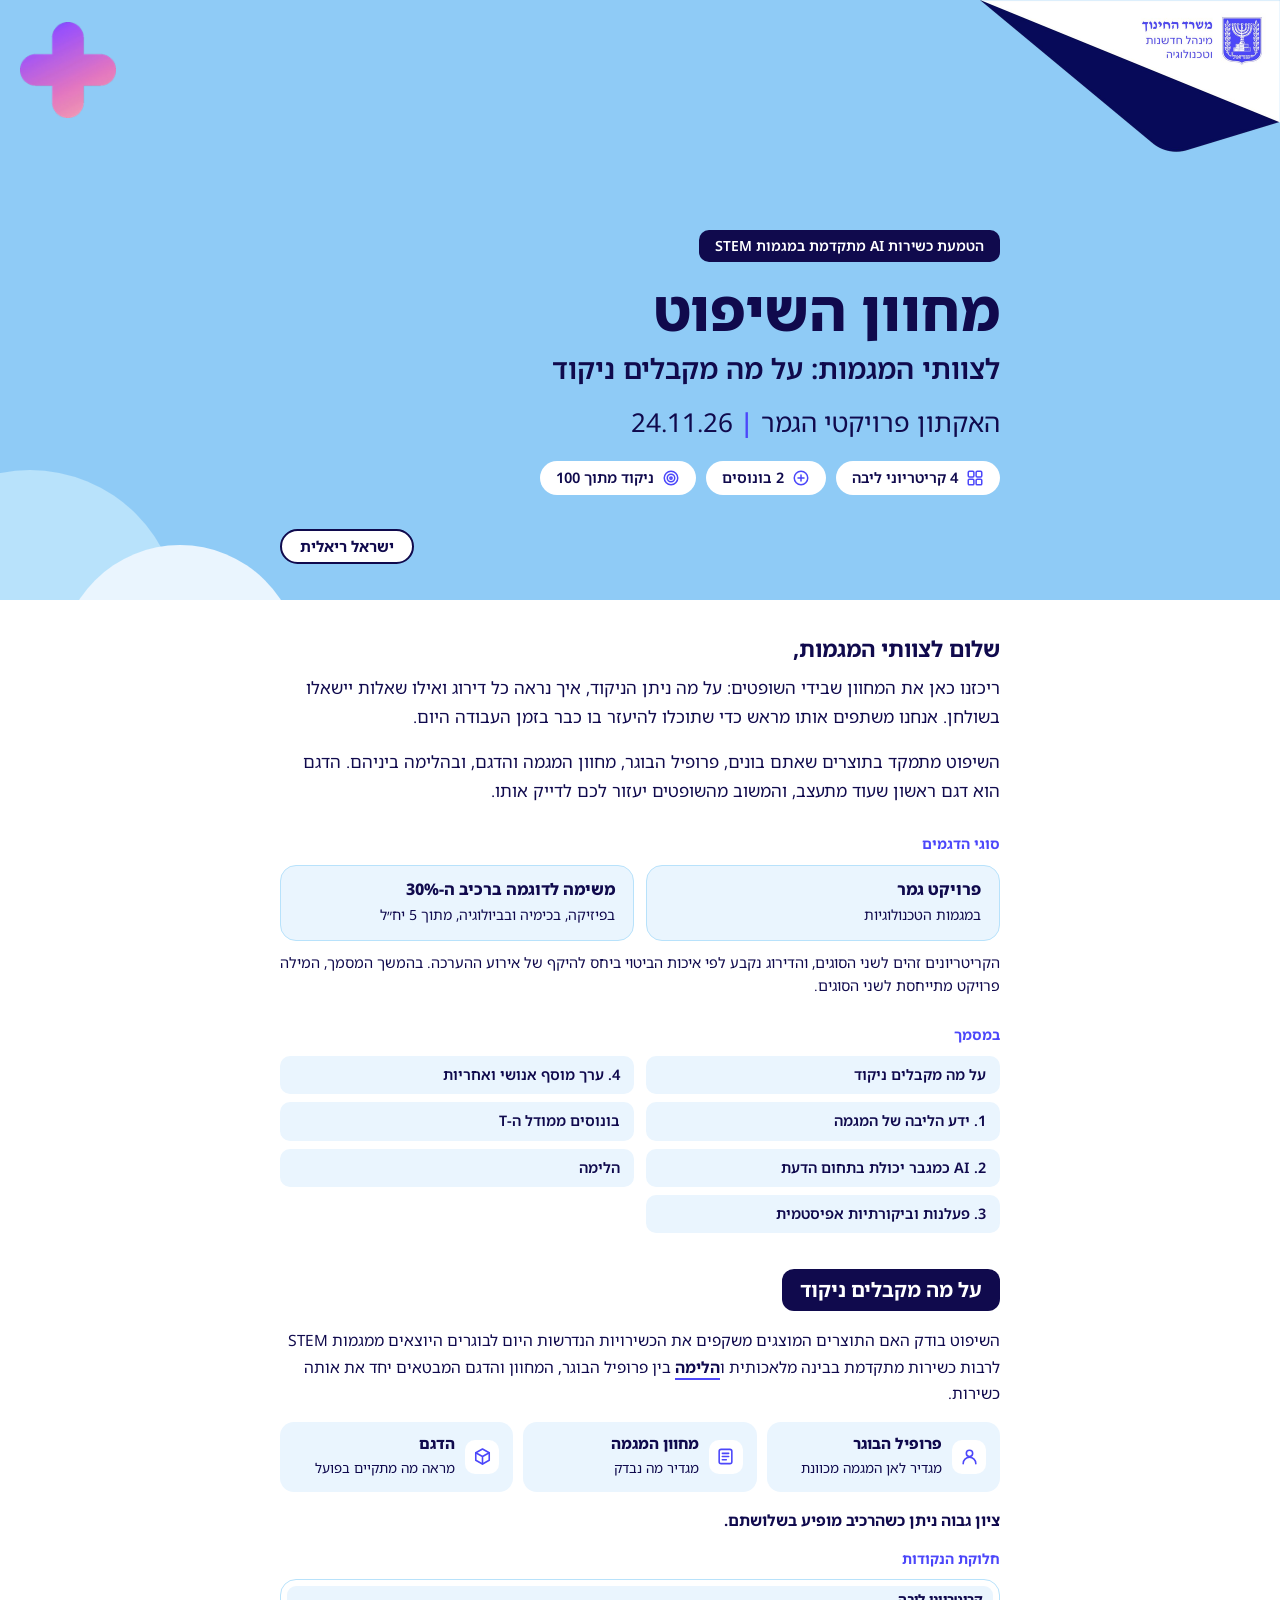
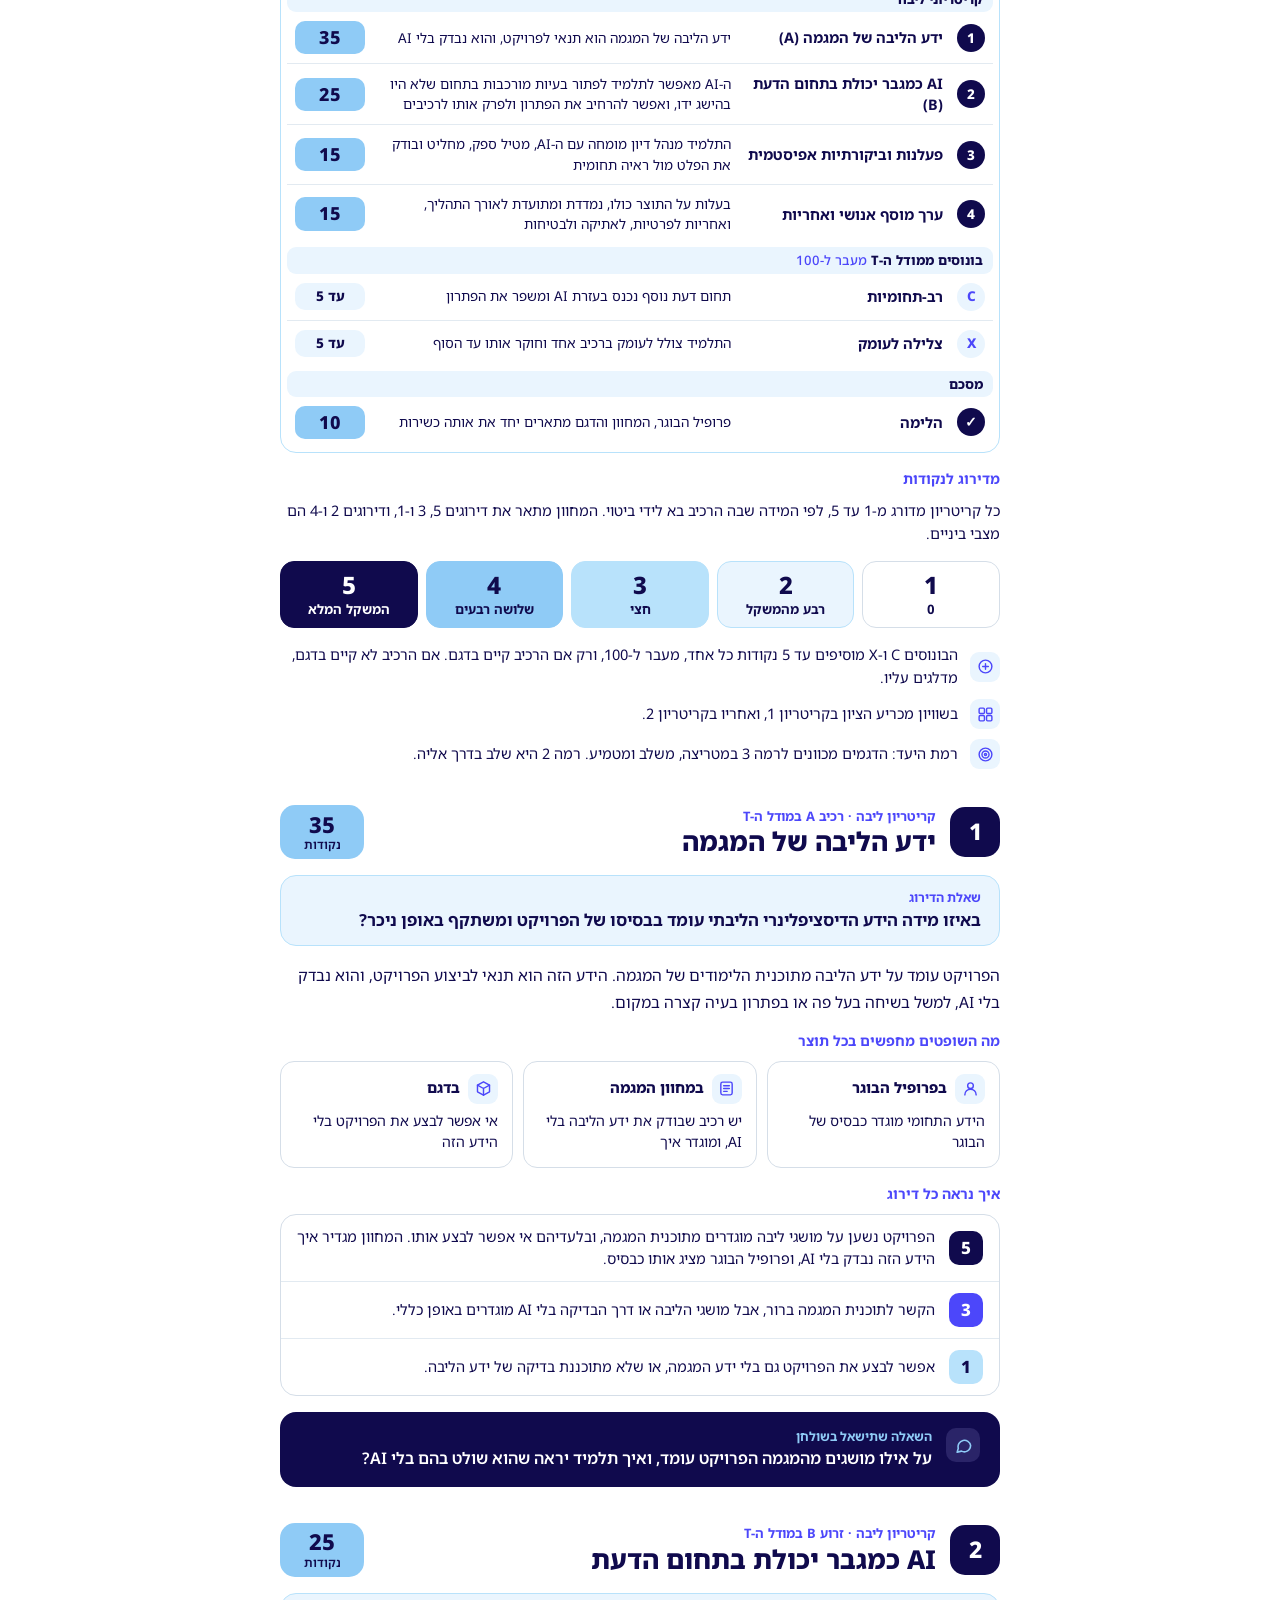
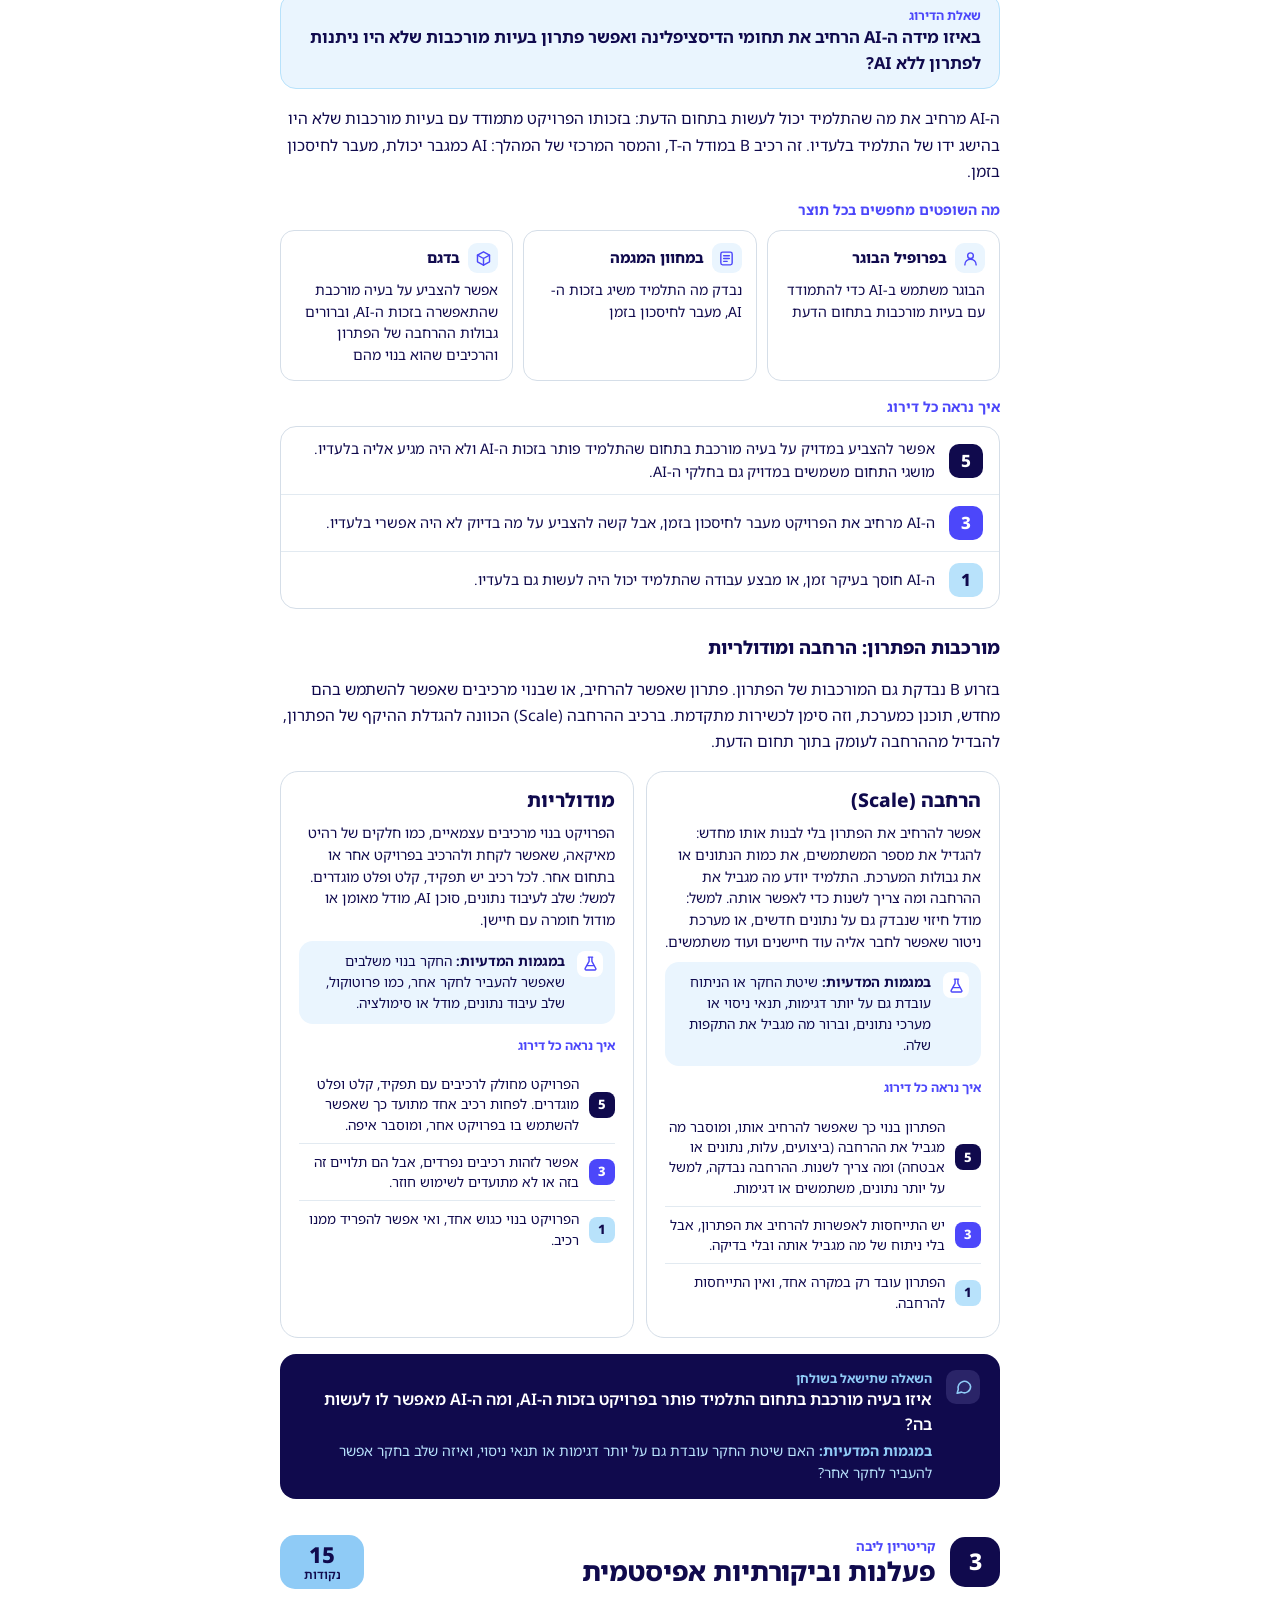
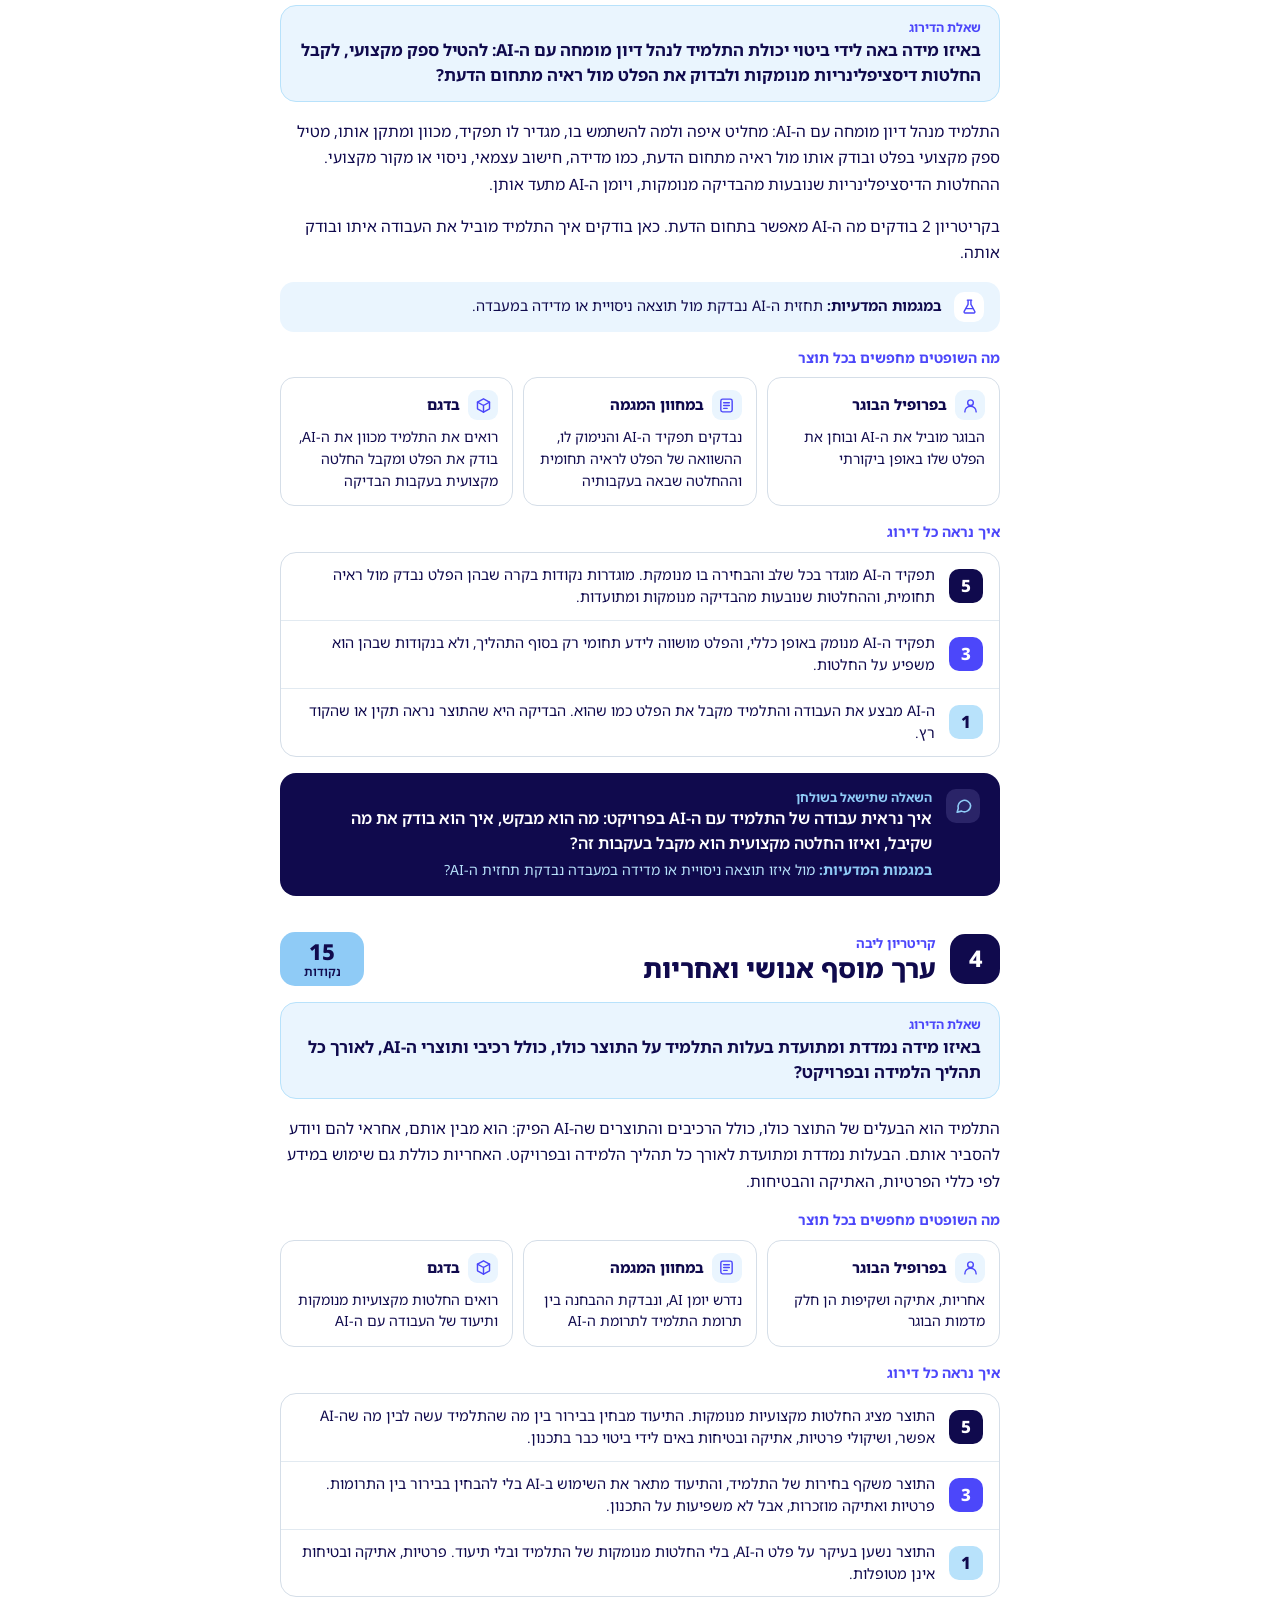
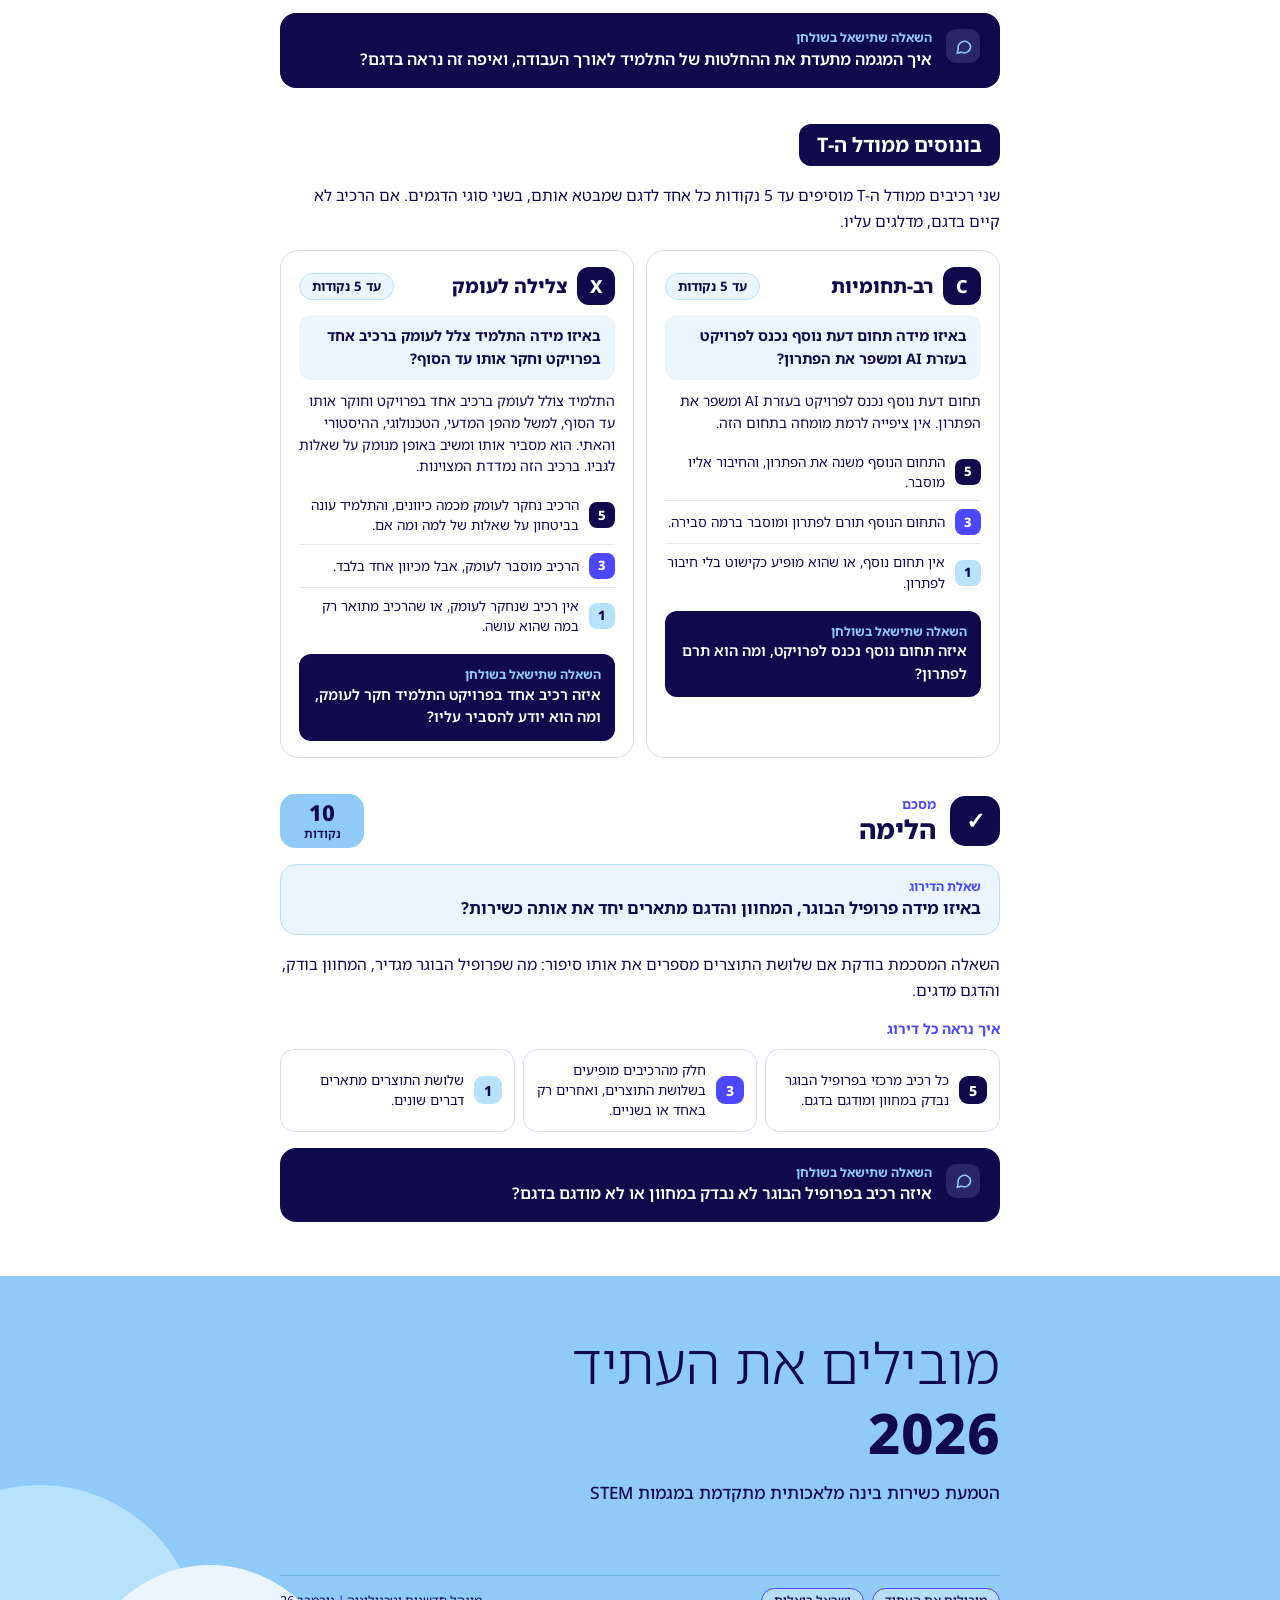
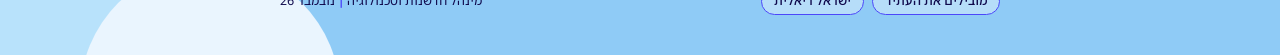
<file: hackathon-24-11/teams/index.html>
<!DOCTYPE html>
<html lang="he" dir="rtl">
<head>
<meta charset="utf-8">
<meta name="viewport" content="width=device-width, initial-scale=1">
<meta name="robots" content="noindex, nofollow">
<title>מחוון השיפוט לצוותי המגמות | האקתון פרויקטי הגמר 24.11.26</title>
<meta name="description" content="על מה מקבלים ניקוד בהאקתון: הקריטריונים, הניקוד, איך נראה כל דירוג והשאלות שיישאלו בשולחן.">
<meta property="og:title" content="מחוון השיפוט לצוותי המגמות | האקתון פרויקטי הגמר 24.11.26">
<meta property="og:description" content="על מה מקבלים ניקוד בהאקתון: הקריטריונים, הניקוד, איך נראה כל דירוג והשאלות שיישאלו בשולחן.">
<meta property="og:type" content="website">
<meta property="og:url" content="https://naamameroz2610.github.io/learn-with-ai/hackathon-24-11/teams/">
<meta property="og:image" content="https://naamameroz2610.github.io/learn-with-ai/hackathon-24-11/teams/og.jpg">
<meta property="og:image:width" content="1200">
<meta property="og:image:height" content="630">
<meta property="og:image:alt" content="מחוון השיפוט לצוותי המגמות | האקתון פרויקטי הגמר 24.11.26">
<meta name="twitter:card" content="summary_large_image">
<meta name="theme-color" content="#8FCBF6">
<style>
@font-face{font-family:'Noto Sans Hebrew';font-style:normal;font-display:swap;font-weight:300;src:url([data-uri]) format('woff2');unicode-range:U+0307-0308,U+0590-05FF,U+200C-2010,U+20AA,U+25CC,U+FB1D-FB4F}
@font-face{font-family:'Noto Sans Hebrew';font-style:normal;font-display:swap;font-weight:300;src:url([data-uri]) format('woff2');unicode-range:U+0000-00FF,U+0131,U+0152-0153,U+02BB-02BC,U+02C6,U+02DA,U+02DC,U+0304,U+0308,U+0329,U+2000-206F,U+20AC,U+2122,U+2191,U+2193,U+2212,U+2215,U+FEFF,U+FFFD}
@font-face{font-family:'Noto Sans Hebrew';font-style:normal;font-display:swap;font-weight:400;src:url([data-uri]) format('woff2');unicode-range:U+0307-0308,U+0590-05FF,U+200C-2010,U+20AA,U+25CC,U+FB1D-FB4F}
@font-face{font-family:'Noto Sans Hebrew';font-style:normal;font-display:swap;font-weight:400;src:url([data-uri]) format('woff2');unicode-range:U+0000-00FF,U+0131,U+0152-0153,U+02BB-02BC,U+02C6,U+02DA,U+02DC,U+0304,U+0308,U+0329,U+2000-206F,U+20AC,U+2122,U+2191,U+2193,U+2212,U+2215,U+FEFF,U+FFFD}
@font-face{font-family:'Noto Sans Hebrew';font-style:normal;font-display:swap;font-weight:500;src:url([data-uri]) format('woff2');unicode-range:U+0307-0308,U+0590-05FF,U+200C-2010,U+20AA,U+25CC,U+FB1D-FB4F}
@font-face{font-family:'Noto Sans Hebrew';font-style:normal;font-display:swap;font-weight:500;src:url([data-uri]) format('woff2');unicode-range:U+0000-00FF,U+0131,U+0152-0153,U+02BB-02BC,U+02C6,U+02DA,U+02DC,U+0304,U+0308,U+0329,U+2000-206F,U+20AC,U+2122,U+2191,U+2193,U+2212,U+2215,U+FEFF,U+FFFD}
@font-face{font-family:'Noto Sans Hebrew';font-style:normal;font-display:swap;font-weight:600;src:url([data-uri]) format('woff2');unicode-range:U+0307-0308,U+0590-05FF,U+200C-2010,U+20AA,U+25CC,U+FB1D-FB4F}
@font-face{font-family:'Noto Sans Hebrew';font-style:normal;font-display:swap;font-weight:600;src:url([data-uri]) format('woff2');unicode-range:U+0000-00FF,U+0131,U+0152-0153,U+02BB-02BC,U+02C6,U+02DA,U+02DC,U+0304,U+0308,U+0329,U+2000-206F,U+20AC,U+2122,U+2191,U+2193,U+2212,U+2215,U+FEFF,U+FFFD}
@font-face{font-family:'Noto Sans Hebrew';font-style:normal;font-display:swap;font-weight:700;src:url([data-uri]) format('woff2');unicode-range:U+0307-0308,U+0590-05FF,U+200C-2010,U+20AA,U+25CC,U+FB1D-FB4F}
@font-face{font-family:'Noto Sans Hebrew';font-style:normal;font-display:swap;font-weight:700;src:url([data-uri]) format('woff2');unicode-range:U+0000-00FF,U+0131,U+0152-0153,U+02BB-02BC,U+02C6,U+02DA,U+02DC,U+0304,U+0308,U+0329,U+2000-206F,U+20AC,U+2122,U+2191,U+2193,U+2212,U+2215,U+FEFF,U+FFFD}
@font-face{font-family:'Noto Sans Hebrew';font-style:normal;font-display:swap;font-weight:800;src:url([data-uri]) format('woff2');unicode-range:U+0307-0308,U+0590-05FF,U+200C-2010,U+20AA,U+25CC,U+FB1D-FB4F}
@font-face{font-family:'Noto Sans Hebrew';font-style:normal;font-display:swap;font-weight:800;src:url([data-uri]) format('woff2');unicode-range:U+0000-00FF,U+0131,U+0152-0153,U+02BB-02BC,U+02C6,U+02DA,U+02DC,U+0304,U+0308,U+0329,U+2000-206F,U+20AC,U+2122,U+2191,U+2193,U+2212,U+2215,U+FEFF,U+FFFD}


:root{--navy:#100A4D;--sky:#8FCBF6;--card:#B8E2FB;--pale:#EAF5FE;--gray:#E2EAF1;--purple:#4C47FA;--hair:#D5DEE8;--line:#6FB4E6}
*{box-sizing:border-box}
html{scroll-behavior:smooth;-webkit-text-size-adjust:100%}
body{margin:0;background:#fff;color:var(--navy);font-family:'Noto Sans Hebrew','Heebo',Arial,sans-serif;font-size:16px;line-height:1.65}
a{color:var(--purple);font-weight:700}
a:hover{color:var(--navy)}
p{margin:0}
.wrap{max-width:760px;margin:0 auto;padding:0 20px}
.u{text-decoration:underline;text-decoration-color:var(--purple);text-decoration-thickness:2px;text-underline-offset:5px;font-weight:700}
h1,h2,h3{margin:0}

/* top bar */
.topbar{position:fixed;top:0;left:0;right:0;z-index:20;background:rgba(255,255,255,.96);border-bottom:1px solid var(--hair);transform:translateY(-100%);transition:transform .25s ease}
.topbar.show{transform:none}
.topbar nav{max-width:760px;margin:0 auto;display:flex;gap:8px;overflow-x:auto;padding:10px 20px;scrollbar-width:none}
.topbar nav::-webkit-scrollbar{display:none}
.topbar a{flex:0 0 auto;font-size:14px;font-weight:600;color:var(--navy);text-decoration:none;background:var(--pale);border-radius:999px;padding:6px 14px;white-space:nowrap}
.topbar a.on{background:var(--navy);color:#fff}

/* cover */
.cover{position:relative;overflow:hidden;background:var(--sky)}
.cover .logo{position:absolute;top:0;right:0;width:min(300px,52vw);height:auto;display:block}
.cover .plus{position:absolute;top:22px;left:20px;width:clamp(54px,12vw,96px);height:auto}
.cover .c1,.cover .c2{position:absolute;border-radius:50%}
.cover .c1{width:300px;height:300px;left:-120px;bottom:-170px;background:var(--card)}
.cover .c2{width:240px;height:240px;left:60px;bottom:-185px;background:var(--pale)}
.cover .inner{position:relative;max-width:760px;margin:0 auto;padding:clamp(150px,34vw,230px) 20px 36px;display:flex;flex-direction:column;align-items:flex-start;gap:16px}
.eyebrow{background:var(--navy);color:#fff;font-size:14px;font-weight:600;padding:6px 16px;border-radius:10px;line-height:1.4}
.cover h1{font-size:clamp(36px,9vw,56px);line-height:1.12;font-weight:800}
.cover .lead{font-size:clamp(20px,5vw,28px);line-height:1.35;font-weight:600;color:var(--navy);margin-top:-6px}
.cover .sub{font-size:clamp(19px,4.6vw,26px);line-height:1.4}
.cover .sub span{color:var(--purple);font-weight:600}
.chips{display:flex;flex-wrap:wrap;gap:10px;margin-top:4px}
.chip{display:flex;align-items:center;gap:8px;background:#fff;border-radius:999px;padding:7px 16px;font-size:14.5px;font-weight:600;line-height:1.4}
.chip svg{width:18px;height:18px;fill:none;stroke:var(--purple);stroke-width:2;stroke-linecap:round;stroke-linejoin:round;flex:0 0 auto}
.brandpill{align-self:flex-end;border:2px solid var(--navy);background:#fff;border-radius:999px;padding:3px 18px;font-size:15px;font-weight:700;margin-top:18px}

/* sections */
main{padding-bottom:10px}
section{padding-top:36px;scroll-margin-top:60px}
.h2{display:inline-block;background:var(--navy);color:#fff;font-size:20px;font-weight:700;line-height:28px;padding:7px 18px;border-radius:12px;margin-bottom:16px}
.stack{display:flex;flex-direction:column;gap:16px}
.body{font-size:15.5px;line-height:1.7}
.lead{font-size:19px;line-height:1.5;font-weight:700}

/* letter + toc */
.letter{padding-top:34px}
.greet{font-size:22px;font-weight:700;line-height:1.4;margin-bottom:10px}
.letter .body{font-size:17px}
.toc{margin-top:26px}
.toc .lbl{font-size:14px;font-weight:700;color:var(--purple);margin-bottom:10px}
.toc ol{list-style:none;margin:0;padding:0;display:grid;grid-template-columns:repeat(2,minmax(0,1fr));grid-template-rows:repeat(4,auto);grid-auto-flow:column;gap:8px 12px}
.toc a{display:block;background:var(--pale);border-radius:10px;padding:9px 14px;font-size:14.5px;font-weight:600;color:var(--navy);text-decoration:none;line-height:1.4}
.toc a:hover{background:var(--card)}

/* stats */
.cap{font-size:14px;font-weight:700;color:var(--purple);text-decoration:underline;text-underline-offset:4px}
.stats{display:grid;grid-template-columns:repeat(3,minmax(0,1fr));gap:12px;margin-top:8px}
.stat{background:#fff;border:1.5px solid var(--navy);border-radius:20px;padding:18px 10px;display:flex;flex-direction:column;align-items:center;gap:4px;text-align:center}
.stat:nth-child(2){border-color:var(--purple)}
.stat:nth-child(3){border-color:var(--line)}
.stat svg{width:30px;height:30px;fill:none;stroke:var(--navy);stroke-width:1.8;stroke-linecap:round;stroke-linejoin:round}
.stat:nth-child(2) svg{stroke:var(--sky)}
.stat .n{font-size:clamp(24px,5.4vw,32px);font-weight:800;line-height:1.25;white-space:nowrap}
.stat .l{font-size:15px;font-weight:600}

/* timeline */
.tl{display:flex;align-items:stretch;gap:14px}
.tl .card{flex:1 1 0;display:flex;flex-direction:column;align-items:flex-start;gap:8px;border-radius:20px;padding:20px 22px}
.tl .c-a{background:var(--pale);border:1.5px solid var(--card)}
.tl .c-b{background:var(--navy);color:#fff}
.tag{font-size:13px;font-weight:700;padding:4px 12px;border-radius:8px;line-height:1.5}
.c-a .tag{background:var(--navy);color:#fff}
.c-b .tag{background:var(--sky);color:var(--navy)}
.tl .big{font-size:20px;font-weight:800;line-height:1.3}
.tl .big b{font-size:34px}
.tl .big2{font-size:26px;font-weight:800;line-height:1.5}
.tl .t{font-size:14.5px;line-height:1.6}
.tl .arr{flex:0 0 auto;display:flex;align-items:center;justify-content:center}
.tl .arr span{display:flex;align-items:center;justify-content:center;width:56px;height:36px;border-radius:999px;background:var(--sky)}
.tl .arr svg{width:24px;height:24px;fill:none;stroke:#fff;stroke-width:2.4;stroke-linecap:round;stroke-linejoin:round}

/* definition */
.defgrid{display:grid;grid-template-columns:repeat(2,minmax(0,1fr));gap:12px}
.def{background:#fff;border:1.5px solid var(--purple);border-radius:22px;padding:26px;display:flex;align-items:center;justify-content:center;text-align:center;color:var(--purple);font-weight:700;font-size:16.5px;line-height:1.75}
.dcards{display:flex;flex-direction:column;gap:12px}
.dcard{background:#fff;border:1.5px solid var(--card);border-radius:18px;padding:18px 20px;display:flex;flex-direction:column;gap:6px;flex:1 1 auto}
.dcard h3{font-size:16px;font-weight:800;line-height:1.5}
.dcard p{font-size:15px;line-height:1.65}
.banner{background:var(--sky);border-radius:14px;padding:12px 22px;text-align:center;font-size:17px;font-weight:700;line-height:1.5}

/* matrix */
.levels{display:grid;grid-template-columns:repeat(4,minmax(0,1fr));gap:10px;margin-top:6px}
.lv{position:relative;background:var(--pale);border:1.5px solid var(--card);border-radius:18px;padding:20px 14px 16px;display:flex;flex-direction:column;gap:4px}
.lv .k{font-size:13px;font-weight:700;color:var(--purple);line-height:1.5}
.lv .nm{font-size:19px;font-weight:800;line-height:1.45}
.lv .d{font-size:14px;line-height:1.55}
.lv.l2{background:var(--card)}
.lv.l2 .k{color:var(--navy)}
.lv.l3{background:var(--navy);border-color:var(--navy);color:#fff}
.lv.l3 .k{color:var(--sky)}
.lv .flag{position:absolute;top:-12px;right:12px;font-size:12px;font-weight:700;padding:2px 10px;border-radius:999px;line-height:1.5}
.lv.l2 .flag{background:#fff;border:1.5px solid var(--purple);color:var(--purple)}
.lv.l3 .flag{background:var(--purple);border:1.5px solid var(--purple);color:#fff}

/* T model */
.tfig{margin:6px 0 0}
.tfig svg{display:block;width:100%;height:auto}
.t-narrow{display:none !important;max-width:420px;margin:0 auto}
.tfig text{font-family:'Noto Sans Hebrew','Heebo',Arial,sans-serif}
.center{text-align:center}

/* products */
.prods{display:grid;grid-template-columns:repeat(3,minmax(0,1fr));gap:12px}
.prod{background:var(--card);border-radius:18px;padding:18px;display:flex;flex-direction:column;align-items:flex-start;gap:8px}
.prod .num{width:30px;height:30px;display:flex;align-items:center;justify-content:center;background:var(--navy);color:#fff;border-radius:9px;font-size:15px;font-weight:800}
.prod h3{font-size:17px;font-weight:800;line-height:1.45;text-decoration:underline;text-decoration-color:var(--purple);text-decoration-thickness:2px;text-underline-offset:5px}
.prod p{font-size:14.5px;line-height:1.6}
.note{border:2px solid var(--purple);border-radius:14px;padding:10px 18px;text-align:center;font-weight:600;font-size:15.5px;line-height:1.6}

/* judging */
.app{display:flex;align-items:center;gap:14px;background:var(--pale);border:1.5px solid var(--card);border-radius:16px;padding:14px 18px}
.app .ic{flex:0 0 auto;width:42px;height:42px;display:flex;align-items:center;justify-content:center;background:var(--navy);border-radius:12px}
.app svg{width:22px;height:22px;fill:none;stroke:var(--sky);stroke-width:2;stroke-linecap:round;stroke-linejoin:round}
.crit{border:1.5px solid var(--card);border-radius:18px;overflow:hidden}
.crow{display:grid;grid-template-columns:84px minmax(0,210px) minmax(0,1fr);align-items:center;border-top:1px solid var(--gray)}
.crow > div{padding:12px 14px}
.chead{background:var(--navy);color:#fff;font-weight:700;font-size:14px;border-top:0}
.cgroup{background:var(--gray);font-size:13px;font-weight:800;padding:7px 14px}
.cname{font-weight:700;font-size:15px;line-height:1.45}
.cq{font-size:14.5px;line-height:1.6}
.badge{width:28px;height:28px;display:flex;align-items:center;justify-content:center;background:var(--navy);color:#fff;border-radius:999px;font-size:14px;font-weight:800}
.bon{display:inline-flex;align-items:center;justify-content:center;min-width:28px;height:26px;padding:0 8px;border:1.5px solid var(--purple);border-radius:999px;color:var(--purple);font-size:13px;font-weight:800}

/* schedule */
.addr{display:flex;align-items:center;gap:8px;font-weight:600}
.addr svg{width:20px;height:20px;fill:none;stroke:var(--purple);stroke-width:2;stroke-linecap:round;stroke-linejoin:round;flex:0 0 auto}
.sched{position:relative;display:flex;flex-direction:column;gap:12px;margin:0;padding:0;list-style:none}
.sched::before{content:"";position:absolute;right:41px;top:24px;bottom:24px;width:2px;background:var(--card)}
.sched li{position:relative;display:flex;align-items:center;gap:14px}
.sched time{flex:0 0 auto;width:84px;text-align:center;background:var(--navy);color:#fff;border-radius:10px;padding:8px 0;font-size:17px;font-weight:800;line-height:1.5}
.sched .ev{flex:1 1 auto;background:var(--pale);border-radius:12px;padding:11px 16px;font-size:15.5px;font-weight:600;line-height:1.5}
.sched li.hl time{background:var(--purple)}
.sched li.hl .ev{background:var(--card);border:2px solid var(--purple);padding:9px 14px;font-weight:800}
.sign{margin-top:28px;font-size:17px;line-height:1.6}
.sign b{display:block;font-weight:800}

/* closing */
.closing{position:relative;overflow:hidden;background:var(--sky);margin-top:44px}
.closing .c1{width:320px;height:320px;left:-120px;bottom:-150px}
.closing .c2{width:260px;height:260px;left:80px;bottom:-170px}
.closing .c1,.closing .c2{position:absolute;border-radius:50%}
.closing .c1{background:var(--card)}
.closing .c2{background:var(--pale)}
.closing .inner{position:relative;max-width:760px;margin:0 auto;padding:56px 20px 40px;display:flex;flex-direction:column;align-items:flex-start;gap:8px}
.closing .w1{font-size:clamp(40px,10vw,56px);font-weight:300;line-height:1.1}
.closing .w2{font-size:clamp(40px,10vw,56px);font-weight:800;line-height:1.1}
.closing .w3{font-size:17px;font-weight:500;margin-top:8px}
.foot{position:relative;display:flex;flex-wrap:wrap;justify-content:space-between;align-items:center;gap:10px;border-top:1px solid var(--line);margin-top:60px;padding-top:12px;width:100%;font-size:12.5px}
.foot .pills{display:flex;gap:8px}
.foot .pills span{border:1.5px solid var(--purple);border-radius:999px;padding:2px 12px;font-weight:500;background:rgba(255,255,255,.35)}
.foot .sep{color:var(--purple);font-weight:700}

/* small screens */
@media (max-width:620px){
  .t-wide{display:none !important}
  .t-narrow{display:block !important}
  .defgrid{grid-template-columns:minmax(0,1fr)}
  .levels{grid-template-columns:repeat(2,minmax(0,1fr));row-gap:22px}
  .prods{grid-template-columns:minmax(0,1fr)}
  .tl{flex-direction:column}
  .tl .arr span{transform:rotate(-90deg)}
  .crow{grid-template-columns:52px minmax(0,1fr)}
  .crow .cname{padding-bottom:0}
  .crow .cq{grid-column:2;padding-top:4px}
  .chead .hq{display:none}
  .chead .hn{grid-column:2}
}
@media (max-width:460px){
  .toc ol{grid-template-columns:minmax(0,1fr);grid-template-rows:none;grid-auto-flow:row}
  .stats{grid-template-columns:minmax(0,1fr)}
  .stat{flex-direction:row;justify-content:flex-start;gap:14px;padding:14px 18px}
  .stat .n{font-size:28px}
}
@media (prefers-reduced-motion:reduce){html{scroll-behavior:auto}.topbar{transition:none}}

/* ---------- teams rubric ---------- */
.mtypes{display:grid;grid-template-columns:repeat(2,minmax(0,1fr));gap:12px;margin-top:10px}
.mtype{background:var(--pale);border:1.5px solid var(--card);border-radius:16px;padding:12px 18px}
.mtype b{display:block;font-size:16px;font-weight:800;line-height:1.45}
.mtype span{font-size:14px;line-height:1.5}
.small{font-size:14.5px;line-height:1.6}
.lbl2{font-size:14px;font-weight:700;color:var(--purple);line-height:1.4;margin-bottom:-6px}
.p3{display:grid;grid-template-columns:repeat(3,minmax(0,1fr));gap:10px}
.pstep{display:flex;align-items:center;gap:10px;background:var(--pale);border-radius:14px;padding:11px 14px}
.ic{flex:0 0 auto;width:34px;height:34px;display:flex;align-items:center;justify-content:center;background:#fff;border-radius:10px}
.ic svg{width:19px;height:19px;fill:none;stroke:var(--purple);stroke-width:2;stroke-linecap:round;stroke-linejoin:round}
.pstep b{display:block;font-size:15px;font-weight:800;line-height:1.4}
.pstep span{font-size:13.5px;line-height:1.45}
.strong{font-weight:700;font-size:15.5px}
.pts{border:1.5px solid var(--card);border-radius:16px;padding:6px 6px 4px}
.pgrp{background:var(--pale);border-radius:9px;padding:4px 10px;font-size:13px;font-weight:800;line-height:1.4;margin-top:4px}
.pgrp:first-child{margin-top:0}
.pgrp span{color:var(--purple);font-weight:500}
.prow{display:grid;grid-template-columns:30px minmax(0,200px) minmax(0,1fr) 70px;gap:12px;align-items:center;padding:9px 8px;border-top:1px solid var(--gray)}
.pgrp + .prow{border-top:0}
.prow .mk{width:28px;height:28px;display:flex;align-items:center;justify-content:center;background:var(--navy);color:#fff;border-radius:999px;font-size:13.5px;font-weight:800}
.prow .mk.b{background:var(--pale);color:var(--purple)}
.prow .nm{font-size:14.5px;font-weight:700;line-height:1.45}
.prow .wt{font-size:13.5px;line-height:1.5}
.prow .pv{display:flex;align-items:center;justify-content:center;background:var(--sky);border-radius:10px;padding:5px 0;font-size:18px;font-weight:800;line-height:1.3}
.prow .pv.b{background:var(--pale);font-size:13.5px}
.steps{display:grid;grid-template-columns:repeat(5,minmax(0,1fr));gap:8px}
.step{display:flex;flex-direction:column;align-items:center;justify-content:center;gap:2px;border:1.5px solid var(--card);border-radius:14px;padding:9px 4px;text-align:center}
.step b{font-size:24px;font-weight:800;line-height:1.15}
.step span{font-size:13px;font-weight:700;line-height:1.35}
.s1{background:#fff;border-color:var(--hair)}.s2{background:var(--pale)}.s3{background:var(--card)}.s4{background:var(--sky);border-color:var(--sky)}.s5{background:var(--navy);border-color:var(--navy);color:#fff}
.notes{display:flex;flex-direction:column;gap:10px}
.nt{display:flex;align-items:center;gap:12px;font-size:14.5px;line-height:1.55}
.nt .ic{width:30px;height:30px;background:var(--pale);border-radius:9px}
.nt .ic svg{width:17px;height:17px}
.chd{display:flex;align-items:center;gap:14px}
.chd .no{flex:0 0 auto;width:50px;height:50px;display:flex;align-items:center;justify-content:center;background:var(--navy);color:#fff;border-radius:15px;font-size:23px;font-weight:800}
.chd .tt{flex:1 1 auto;min-width:0}
.chd .ey{display:block;font-size:13px;font-weight:700;color:var(--purple);line-height:1.4}
.chd h2{font-size:clamp(21px,5.2vw,26px);font-weight:800;line-height:1.25}
.chd .pp{flex:0 0 auto;display:flex;flex-direction:column;align-items:center;justify-content:center;width:84px;height:54px;background:var(--sky);border-radius:15px;line-height:1.2}
.chd .pp b{font-size:22px;font-weight:800}
.chd .pp span{font-size:12px;font-weight:600}
.chd .pp.sm{width:auto;padding:0 14px;flex-direction:row;gap:5px;height:34px;background:var(--pale);border:1.5px solid var(--card)}
.chd .pp.sm b,.chd .pp.sm span{font-size:13px;font-weight:700}
.rq{background:var(--pale);border:1.5px solid var(--card);border-radius:16px;padding:13px 18px}
.rq span{display:block;font-size:12.5px;font-weight:700;color:var(--purple);line-height:1.4}
.rq p{font-size:16.5px;font-weight:700;line-height:1.55}
.look{display:grid;grid-template-columns:repeat(3,minmax(0,1fr));gap:10px}
.lk{border:1.5px solid var(--hair);border-radius:14px;padding:12px 14px 14px;display:flex;flex-direction:column;gap:6px}
.lk .hd{display:flex;align-items:center;gap:8px;font-size:14.5px;font-weight:800;line-height:1.4}
.lk .hd .ic{width:30px;height:30px;background:var(--pale);border-radius:9px}
.lk .hd .ic svg{width:17px;height:17px}
.lk p{font-size:14px;line-height:1.55}
.lvl{border:1.5px solid var(--hair);border-radius:16px}
.lr{display:flex;align-items:center;gap:14px;padding:11px 16px;border-top:1px solid var(--gray)}
.lr:first-child{border-top:0}
.lr p{flex:1 1 auto;font-size:14.5px;line-height:1.55}
.lb{flex:0 0 auto;width:34px;height:34px;display:flex;align-items:center;justify-content:center;border-radius:10px;font-size:17px;font-weight:800}
.lb5{background:var(--navy);color:#fff}.lb3{background:var(--purple);color:#fff}.lb1{background:var(--card);color:var(--navy)}
.ask{display:flex;align-items:flex-start;gap:14px;background:var(--navy);color:#fff;border-radius:16px;padding:16px 20px}
.ask .ic{width:34px;height:34px;background:#2A2468;border-radius:10px}
.ask .ic svg{stroke:var(--sky)}
.ask span.k{display:block;font-size:12.5px;font-weight:700;color:var(--sky);line-height:1.4}
.ask p.q{font-size:16px;font-weight:600;line-height:1.55}
.ask p.s{font-size:14px;line-height:1.55;color:var(--card);margin-top:3px}
.ask p.s b{color:var(--sky)}
.sci{display:flex;align-items:center;gap:12px;background:var(--pale);border-radius:14px;padding:10px 16px;font-size:14.5px;line-height:1.55}
.sci .ic{width:30px;height:30px}
.sci .ic svg{width:17px;height:17px}
.sub2{display:grid;grid-template-columns:repeat(2,minmax(0,1fr));gap:12px}
.sc{border:1.5px solid var(--hair);border-radius:18px;padding:16px 18px;display:flex;flex-direction:column;gap:10px}
.sc h3{font-size:19px;font-weight:800;line-height:1.3}
.sc .d{font-size:14px;line-height:1.55}
.sc .sci{align-items:flex-start;font-size:13.5px;padding:10px 12px}
.sc .sci .ic{width:26px;height:26px;border-radius:8px}
.sc .k2{font-size:12.5px;font-weight:700;color:var(--purple);margin-top:2px}
.mini .lr{padding:8px 0;gap:10px}
.mini .lr p{font-size:13.5px;line-height:1.5}
.mini .lb{width:26px;height:26px;font-size:13px;border-radius:8px}
.subhead{font-size:18px;font-weight:800;line-height:1.35;margin-top:10px}
.bon2{display:grid;grid-template-columns:repeat(2,minmax(0,1fr));gap:12px}
.bc{border:1.5px solid var(--hair);border-radius:18px;padding:16px 18px;display:flex;flex-direction:column;gap:10px}
.bc .top{display:flex;align-items:center;gap:10px}
.bc .top .no{flex:0 0 auto;width:38px;height:38px;display:flex;align-items:center;justify-content:center;background:var(--navy);color:#fff;border-radius:12px;font-size:18px;font-weight:800}
.bc .top h3{flex:1 1 auto;font-size:19px;font-weight:800;line-height:1.3}
.bc .top .up{flex:0 0 auto;background:var(--pale);border:1.5px solid var(--card);border-radius:999px;padding:2px 12px;font-size:13px;font-weight:700}
.bc .bq{background:var(--pale);border-radius:12px;padding:10px 14px;font-size:14.5px;font-weight:700;line-height:1.55}
.bc .d{font-size:14px;line-height:1.55}
.bc .ask{padding:12px 14px;border-radius:12px}
.bc .ask .ic{display:none}
.bc .ask p.q{font-size:14.5px}
.al3{display:grid;grid-template-columns:repeat(3,minmax(0,1fr));gap:8px}
.al3 .lr{border:1.5px solid var(--hair);border-radius:14px;padding:10px 12px;gap:10px}
.al3 .lr p{font-size:13.5px;line-height:1.5}
.al3 .lb{width:28px;height:28px;font-size:14px;border-radius:9px}
@media (max-width:620px){
  .mtypes,.p3,.look,.sub2,.bon2,.al3{grid-template-columns:minmax(0,1fr)}
  .prow{grid-template-columns:30px minmax(0,1fr) 62px;row-gap:2px}
  .prow .mk{grid-row:1 / span 2}
  .prow .nm{grid-column:2}
  .prow .wt{grid-column:2;grid-row:2}
  .prow .pv{grid-column:3;grid-row:1 / span 2}
  .steps{gap:5px}
  .step{padding:8px 2px;border-radius:12px}
  .step b{font-size:20px}
  .step span{font-size:11.5px}
  .chd .pp{width:68px;height:50px}
  .chd .pp b{font-size:19px}
}
</style>
</head>
<body>

<header class="topbar" id="topbar" aria-label="ניווט במסמך">
<nav>
<a href="#score">על מה מקבלים ניקוד</a><a href="#c1">1 ידע הליבה</a><a href="#c2">2 AI כמגבר יכולת</a><a href="#c3">3 פעלנות וביקורתיות</a><a href="#c4">4 ערך מוסף ואחריות</a><a href="#bonus">בונוסים</a><a href="#align">הלימה</a>
</nav>
</header>

<div class="cover">
<div class="c1" aria-hidden="true"></div>
<div class="c2" aria-hidden="true"></div>
<img class="logo" src="[data-uri]" alt="משרד החינוך, מינהל חדשנות וטכנולוגיה">
<img class="plus" src="[data-uri]" alt="" aria-hidden="true">
<div class="inner">
<span class="eyebrow">הטמעת כשירות AI מתקדמת במגמות STEM</span>
<h1>מחוון השיפוט</h1>
<p class="lead">לצוותי המגמות: על מה מקבלים ניקוד</p>
<p class="sub">האקתון פרויקטי הגמר <span>|</span> 24.11.26</p>
<div class="chips">
<span class="chip"><svg viewBox="0 0 24 24" aria-hidden="true"><rect x="3" y="3" width="7.5" height="7.5" rx="1.5"></rect><rect x="13.5" y="3" width="7.5" height="7.5" rx="1.5"></rect><rect x="3" y="13.5" width="7.5" height="7.5" rx="1.5"></rect><rect x="13.5" y="13.5" width="7.5" height="7.5" rx="1.5"></rect></svg>4 קריטריוני ליבה</span><span class="chip"><svg viewBox="0 0 24 24" aria-hidden="true"><circle cx="12" cy="12" r="9"></circle><path d="M12 8v8M8 12h8"></path></svg>2 בונוסים</span><span class="chip"><svg viewBox="0 0 24 24" aria-hidden="true"><circle cx="12" cy="12" r="9"></circle><circle cx="12" cy="12" r="5"></circle><circle cx="12" cy="12" r="1.5"></circle></svg>ניקוד מתוך 100</span>
</div>
<span class="brandpill">ישראל ריאלית</span>
</div>
</div>

<main>
<div class="wrap">
<div class="letter">
<p class="greet">שלום לצוותי המגמות,</p>
<div class="stack">
<p class="body">ריכזנו כאן את המחוון שבידי השופטים: על מה ניתן הניקוד, איך נראה כל דירוג ואילו שאלות יישאלו בשולחן. אנחנו משתפים אותו מראש כדי שתוכלו להיעזר בו כבר בזמן העבודה היום.</p>
<p class="body">השיפוט מתמקד בתוצרים שאתם בונים, פרופיל הבוגר, מחוון המגמה והדגם, ובהלימה ביניהם. הדגם הוא דגם ראשון שעוד מתעצב, והמשוב מהשופטים יעזור לכם לדייק אותו.</p>
</div>
<div class="toc"><p class="lbl">סוגי הדגמים</p>
<div class="mtypes">
<div class="mtype"><b>פרויקט גמר</b><span>במגמות הטכנולוגיות</span></div>
<div class="mtype"><b>משימה לדוגמה ברכיב ה-30%</b><span>בפיזיקה, בכימיה ובביולוגיה, מתוך 5 יח״ל</span></div>
</div>
<p class="small" style="margin-top:10px">הקריטריונים זהים לשני הסוגים, והדירוג נקבע לפי איכות הביטוי ביחס להיקף של אירוע ההערכה. בהמשך המסמך, המילה פרויקט מתייחסת לשני הסוגים.</p>
</div>
<div class="toc"><p class="lbl">במסמך</p>
<ol>
<li><a href="#score">על מה מקבלים ניקוד</a></li>
<li><a href="#c1">1. ידע הליבה של המגמה</a></li>
<li><a href="#c2">2. AI כמגבר יכולת בתחום הדעת</a></li>
<li><a href="#c3">3. פעלנות וביקורתיות אפיסטמית</a></li>
<li><a href="#c4">4. ערך מוסף אנושי ואחריות</a></li>
<li><a href="#bonus">בונוסים ממודל ה-T</a></li>
<li><a href="#align">הלימה</a></li>
</ol>
</div>
</div>
<section id="score"><div class="stack"><h2 class="h2" style="margin-bottom:0;align-self:flex-start">על מה מקבלים ניקוד</h2><p class="body">השיפוט בודק האם התוצרים המוצגים משקפים את הכשירויות הנדרשות היום לבוגרים היוצאים ממגמות STEM לרבות כשירות מתקדמת בבינה מלאכותית ו<span class="u">הלימה</span> בין פרופיל הבוגר, המחוון והדגם המבטאים יחד את אותה כשירות.</p><div class="p3"><div class="pstep"><span class="ic"><svg viewBox="0 0 24 24" aria-hidden="true"><circle cx="12" cy="8" r="4"></circle><path d="M4 21c0-4.4 3.6-8 8-8s8 3.6 8 8"></path></svg></span><div><b>פרופיל הבוגר</b><span>מגדיר לאן המגמה מכוונת</span></div></div><div class="pstep"><span class="ic"><svg viewBox="0 0 24 24" aria-hidden="true"><rect x="4" y="3" width="16" height="18" rx="2.5"></rect><path d="M8 8h8M8 12h8M8 16h5"></path></svg></span><div><b>מחוון המגמה</b><span>מגדיר מה נבדק</span></div></div><div class="pstep"><span class="ic"><svg viewBox="0 0 24 24" aria-hidden="true"><path d="M12 2.5l8.5 4.75v9.5L12 21.5l-8.5-4.75v-9.5z"></path><path d="M12 12l8.5-4.75M12 12v9.5M12 12L3.5 7.25"></path></svg></span><div><b>הדגם</b><span>מראה מה מתקיים בפועל</span></div></div></div><p class="strong">ציון גבוה ניתן כשהרכיב מופיע בשלושתם.</p><p class="lbl2">חלוקת הנקודות</p><div class="pts"><p class="pgrp">קריטריוני ליבה</p><div class="prow"><span class="mk">1</span><p class="nm">ידע הליבה של המגמה (A)</p><p class="wt">ידע הליבה של המגמה הוא תנאי לפרויקט, והוא נבדק בלי AI</p><span class="pv">35</span></div><div class="prow"><span class="mk">2</span><p class="nm">AI כמגבר יכולת בתחום הדעת (B)</p><p class="wt">ה-AI מאפשר לתלמיד לפתור בעיות מורכבות בתחום שלא היו בהישג ידו, ואפשר להרחיב את הפתרון ולפרק אותו לרכיבים</p><span class="pv">25</span></div><div class="prow"><span class="mk">3</span><p class="nm">פעלנות וביקורתיות אפיסטמית</p><p class="wt">התלמיד מנהל דיון מומחה עם ה-AI, מטיל ספק, מחליט ובודק את הפלט מול ראיה תחומית</p><span class="pv">15</span></div><div class="prow"><span class="mk">4</span><p class="nm">ערך מוסף אנושי ואחריות</p><p class="wt">בעלות על התוצר כולו, נמדדת ומתועדת לאורך התהליך, ואחריות לפרטיות, לאתיקה ולבטיחות</p><span class="pv">15</span></div><p class="pgrp">בונוסים ממודל ה-T <span>מעבר ל-100</span></p><div class="prow"><span class="mk b">C</span><p class="nm">רב-תחומיות</p><p class="wt">תחום דעת נוסף נכנס בעזרת AI ומשפר את הפתרון</p><span class="pv b">עד 5</span></div><div class="prow"><span class="mk b">X</span><p class="nm">צלילה לעומק</p><p class="wt">התלמיד צולל לעומק ברכיב אחד וחוקר אותו עד הסוף</p><span class="pv b">עד 5</span></div><p class="pgrp">מסכם</p><div class="prow"><span class="mk">✓</span><p class="nm">הלימה</p><p class="wt">פרופיל הבוגר, המחוון והדגם מתארים יחד את אותה כשירות</p><span class="pv">10</span></div></div><p class="lbl2">מדירוג לנקודות</p><p class="small">כל קריטריון מדורג מ-1 עד 5, לפי המידה שבה הרכיב בא לידי ביטוי. המחוון מתאר את דירוגים 5, 3 ו-1, ודירוגים 2 ו-4 הם מצבי ביניים.</p><div class="steps"><div class="step s1"><b>1</b><span>0</span></div><div class="step s2"><b>2</b><span>רבע מהמשקל</span></div><div class="step s3"><b>3</b><span>חצי</span></div><div class="step s4"><b>4</b><span>שלושה רבעים</span></div><div class="step s5"><b>5</b><span>המשקל המלא</span></div></div><div class="notes"><p class="nt"><span class="ic"><svg viewBox="0 0 24 24" aria-hidden="true"><circle cx="12" cy="12" r="9"></circle><path d="M12 8v8M8 12h8"></path></svg></span><span>הבונוסים C ו-X מוסיפים עד 5 נקודות כל אחד, מעבר ל-100, ורק אם הרכיב קיים בדגם. אם הרכיב לא קיים בדגם, מדלגים עליו.</span></p><p class="nt"><span class="ic"><svg viewBox="0 0 24 24" aria-hidden="true"><rect x="3" y="3" width="7.5" height="7.5" rx="1.5"></rect><rect x="13.5" y="3" width="7.5" height="7.5" rx="1.5"></rect><rect x="3" y="13.5" width="7.5" height="7.5" rx="1.5"></rect><rect x="13.5" y="13.5" width="7.5" height="7.5" rx="1.5"></rect></svg></span><span>בשוויון מכריע הציון בקריטריון 1, ואחריו בקריטריון 2.</span></p><p class="nt"><span class="ic"><svg viewBox="0 0 24 24" aria-hidden="true"><circle cx="12" cy="12" r="9"></circle><circle cx="12" cy="12" r="5"></circle><circle cx="12" cy="12" r="1.5"></circle></svg></span><span>רמת היעד: הדגמים מכוונים לרמה 3 במטריצה, משלב ומטמיע. רמה 2 היא שלב בדרך אליה.</span></p></div></div></section>
<section id="c1"><div class="stack"><div class="chd"><span class="no">1</span><div class="tt"><span class="ey">קריטריון ליבה · רכיב A במודל ה-T</span><h2>ידע הליבה של המגמה</h2></div><span class="pp"><b>35</b><span>נקודות</span></span></div><div class="rq"><span>שאלת הדירוג</span><p>באיזו מידה הידע הדיסציפלינרי הליבתי עומד בבסיסו של הפרויקט ומשתקף באופן ניכר?</p></div><p class="body">הפרויקט עומד על ידע הליבה מתוכנית הלימודים של המגמה. הידע הזה הוא תנאי לביצוע הפרויקט, והוא נבדק בלי AI, למשל בשיחה בעל פה או בפתרון בעיה קצרה במקום.</p><p class="lbl2">מה השופטים מחפשים בכל תוצר</p><div class="look"><div class="lk"><div class="hd"><span class="ic"><svg viewBox="0 0 24 24" aria-hidden="true"><circle cx="12" cy="8" r="4"></circle><path d="M4 21c0-4.4 3.6-8 8-8s8 3.6 8 8"></path></svg></span>בפרופיל הבוגר</div><p>הידע התחומי מוגדר כבסיס של הבוגר</p></div><div class="lk"><div class="hd"><span class="ic"><svg viewBox="0 0 24 24" aria-hidden="true"><rect x="4" y="3" width="16" height="18" rx="2.5"></rect><path d="M8 8h8M8 12h8M8 16h5"></path></svg></span>במחוון המגמה</div><p>יש רכיב שבודק את ידע הליבה בלי AI, ומוגדר איך</p></div><div class="lk"><div class="hd"><span class="ic"><svg viewBox="0 0 24 24" aria-hidden="true"><path d="M12 2.5l8.5 4.75v9.5L12 21.5l-8.5-4.75v-9.5z"></path><path d="M12 12l8.5-4.75M12 12v9.5M12 12L3.5 7.25"></path></svg></span>בדגם</div><p>אי אפשר לבצע את הפרויקט בלי הידע הזה</p></div></div><p class="lbl2">איך נראה כל דירוג</p><div class="lvl"><div class="lr"><span class="lb lb5">5</span><p>הפרויקט נשען על מושגי ליבה מוגדרים מתוכנית המגמה, ובלעדיהם אי אפשר לבצע אותו. המחוון מגדיר איך הידע הזה נבדק בלי AI, ופרופיל הבוגר מציג אותו כבסיס.</p></div><div class="lr"><span class="lb lb3">3</span><p>הקשר לתוכנית המגמה ברור, אבל מושגי הליבה או דרך הבדיקה בלי AI מוגדרים באופן כללי.</p></div><div class="lr"><span class="lb lb1">1</span><p>אפשר לבצע את הפרויקט גם בלי ידע המגמה, או שלא מתוכננת בדיקה של ידע הליבה.</p></div></div><div class="ask"><span class="ic"><svg viewBox="0 0 24 24" aria-hidden="true"><path d="M21 12a8 8 0 0 1-11.6 7.1L4 20.5l1.4-5A8 8 0 1 1 21 12z"></path></svg></span><div><span class="k">השאלה שתישאל בשולחן</span><p class="q">על אילו מושגים מהמגמה הפרויקט עומד, ואיך תלמיד יראה שהוא שולט בהם בלי AI?</p></div></div></div></section>
<section id="c2"><div class="stack"><div class="chd"><span class="no">2</span><div class="tt"><span class="ey">קריטריון ליבה · זרוע B במודל ה-T</span><h2>AI כמגבר יכולת בתחום הדעת</h2></div><span class="pp"><b>25</b><span>נקודות</span></span></div><div class="rq"><span>שאלת הדירוג</span><p>באיזו מידה ה-AI הרחיב את תחומי הדיסציפלינה ואפשר פתרון בעיות מורכבות שלא היו ניתנות לפתרון ללא AI?</p></div><p class="body">ה-AI מרחיב את מה שהתלמיד יכול לעשות בתחום הדעת: בזכותו הפרויקט מתמודד עם בעיות מורכבות שלא היו בהישג ידו של התלמיד בלעדיו. זה רכיב B במודל ה-T, והמסר המרכזי של המהלך: AI כמגבר יכולת, מעבר לחיסכון בזמן.</p><p class="lbl2">מה השופטים מחפשים בכל תוצר</p><div class="look"><div class="lk"><div class="hd"><span class="ic"><svg viewBox="0 0 24 24" aria-hidden="true"><circle cx="12" cy="8" r="4"></circle><path d="M4 21c0-4.4 3.6-8 8-8s8 3.6 8 8"></path></svg></span>בפרופיל הבוגר</div><p>הבוגר משתמש ב-AI כדי להתמודד עם בעיות מורכבות בתחום הדעת</p></div><div class="lk"><div class="hd"><span class="ic"><svg viewBox="0 0 24 24" aria-hidden="true"><rect x="4" y="3" width="16" height="18" rx="2.5"></rect><path d="M8 8h8M8 12h8M8 16h5"></path></svg></span>במחוון המגמה</div><p>נבדק מה התלמיד משיג בזכות ה-AI, מעבר לחיסכון בזמן</p></div><div class="lk"><div class="hd"><span class="ic"><svg viewBox="0 0 24 24" aria-hidden="true"><path d="M12 2.5l8.5 4.75v9.5L12 21.5l-8.5-4.75v-9.5z"></path><path d="M12 12l8.5-4.75M12 12v9.5M12 12L3.5 7.25"></path></svg></span>בדגם</div><p>אפשר להצביע על בעיה מורכבת שהתאפשרה בזכות ה-AI, וברורים גבולות ההרחבה של הפתרון והרכיבים שהוא בנוי מהם</p></div></div><p class="lbl2">איך נראה כל דירוג</p><div class="lvl"><div class="lr"><span class="lb lb5">5</span><p>אפשר להצביע במדויק על בעיה מורכבת בתחום שהתלמיד פותר בזכות ה-AI ולא היה מגיע אליה בלעדיו. מושגי התחום משמשים במדויק גם בחלקי ה-AI.</p></div><div class="lr"><span class="lb lb3">3</span><p>ה-AI מרחיב את הפרויקט מעבר לחיסכון בזמן, אבל קשה להצביע על מה בדיוק לא היה אפשרי בלעדיו.</p></div><div class="lr"><span class="lb lb1">1</span><p>ה-AI חוסך בעיקר זמן, או מבצע עבודה שהתלמיד יכול היה לעשות גם בלעדיו.</p></div></div><h3 class="subhead">מורכבות הפתרון: הרחבה ומודולריות</h3><p class="body">בזרוע B נבדקת גם המורכבות של הפתרון. פתרון שאפשר להרחיב, או שבנוי מרכיבים שאפשר להשתמש בהם מחדש, תוכנן כמערכת, וזה סימן לכשירות מתקדמת. ברכיב ההרחבה (Scale) הכוונה להגדלת ההיקף של הפתרון, להבדיל מההרחבה לעומק בתוך תחום הדעת.</p><div class="sub2"><div class="sc"><h3>הרחבה (Scale)</h3><p class="d">אפשר להרחיב את הפתרון בלי לבנות אותו מחדש: להגדיל את מספר המשתמשים, את כמות הנתונים או את גבולות המערכת. התלמיד יודע מה מגביל את ההרחבה ומה צריך לשנות כדי לאפשר אותה. למשל: מודל חיזוי שנבדק גם על נתונים חדשים, או מערכת ניטור שאפשר לחבר אליה עוד חיישנים ועוד משתמשים.</p><div class="sci"><span class="ic"><svg viewBox="0 0 24 24" aria-hidden="true"><path d="M9 3h6M10 3v6L4.5 19a1.5 1.5 0 0 0 1.3 2.2h12.4a1.5 1.5 0 0 0 1.3-2.2L14 9V3"></path><path d="M7.5 15h9"></path></svg></span><p><b>במגמות המדעיות: </b>שיטת החקר או הניתוח עובדת גם על יותר דגימות, תנאי ניסוי או מערכי נתונים, וברור מה מגביל את התקפות שלה.</p></div><p class="k2">איך נראה כל דירוג</p><div class="mini"><div class="lr"><span class="lb lb5">5</span><p>הפתרון בנוי כך שאפשר להרחיב אותו, ומוסבר מה מגביל את ההרחבה (ביצועים, עלות, נתונים או אבטחה) ומה צריך לשנות. ההרחבה נבדקה, למשל על יותר נתונים, משתמשים או דגימות.</p></div><div class="lr"><span class="lb lb3">3</span><p>יש התייחסות לאפשרות להרחיב את הפתרון, אבל בלי ניתוח של מה מגביל אותה ובלי בדיקה.</p></div><div class="lr"><span class="lb lb1">1</span><p>הפתרון עובד רק במקרה אחד, ואין התייחסות להרחבה.</p></div></div></div><div class="sc"><h3>מודולריות</h3><p class="d">הפרויקט בנוי מרכיבים עצמאיים, כמו חלקים של רהיט מאיקאה, שאפשר לקחת ולהרכיב בפרויקט אחר או בתחום אחר. לכל רכיב יש תפקיד, קלט ופלט מוגדרים. למשל: שלב לעיבוד נתונים, סוכן AI, מודל מאומן או מודול חומרה עם חיישן.</p><div class="sci"><span class="ic"><svg viewBox="0 0 24 24" aria-hidden="true"><path d="M9 3h6M10 3v6L4.5 19a1.5 1.5 0 0 0 1.3 2.2h12.4a1.5 1.5 0 0 0 1.3-2.2L14 9V3"></path><path d="M7.5 15h9"></path></svg></span><p><b>במגמות המדעיות: </b>החקר בנוי משלבים שאפשר להעביר לחקר אחר, כמו פרוטוקול, שלב עיבוד נתונים, מודל או סימולציה.</p></div><p class="k2">איך נראה כל דירוג</p><div class="mini"><div class="lr"><span class="lb lb5">5</span><p>הפרויקט מחולק לרכיבים עם תפקיד, קלט ופלט מוגדרים. לפחות רכיב אחד מתועד כך שאפשר להשתמש בו בפרויקט אחר, ומוסבר איפה.</p></div><div class="lr"><span class="lb lb3">3</span><p>אפשר לזהות רכיבים נפרדים, אבל הם תלויים זה בזה או לא מתועדים לשימוש חוזר.</p></div><div class="lr"><span class="lb lb1">1</span><p>הפרויקט בנוי כגוש אחד, ואי אפשר להפריד ממנו רכיב.</p></div></div></div></div><div class="ask"><span class="ic"><svg viewBox="0 0 24 24" aria-hidden="true"><path d="M21 12a8 8 0 0 1-11.6 7.1L4 20.5l1.4-5A8 8 0 1 1 21 12z"></path></svg></span><div><span class="k">השאלה שתישאל בשולחן</span><p class="q">איזו בעיה מורכבת בתחום התלמיד פותר בפרויקט בזכות ה-AI, ומה ה-AI מאפשר לו לעשות בה?</p><p class="s"><b>במגמות המדעיות: </b>האם שיטת החקר עובדת גם על יותר דגימות או תנאי ניסוי, ואיזה שלב בחקר אפשר להעביר לחקר אחר?</p></div></div></div></section>
<section id="c3"><div class="stack"><div class="chd"><span class="no">3</span><div class="tt"><span class="ey">קריטריון ליבה</span><h2>פעלנות וביקורתיות אפיסטמית</h2></div><span class="pp"><b>15</b><span>נקודות</span></span></div><div class="rq"><span>שאלת הדירוג</span><p>באיזו מידה באה לידי ביטוי יכולת התלמיד לנהל דיון מומחה עם ה-AI: להטיל ספק מקצועי, לקבל החלטות דיסציפלינריות מנומקות ולבדוק את הפלט מול ראיה מתחום הדעת?</p></div><p class="body">התלמיד מנהל דיון מומחה עם ה-AI: מחליט איפה ולמה להשתמש בו, מגדיר לו תפקיד, מכוון ומתקן אותו, מטיל ספק מקצועי בפלט ובודק אותו מול ראיה מתחום הדעת, כמו מדידה, חישוב עצמאי, ניסוי או מקור מקצועי. ההחלטות הדיסציפלינריות שנובעות מהבדיקה מנומקות, ויומן ה-AI מתעד אותן.</p><p class="body">בקריטריון 2 בודקים מה ה-AI מאפשר בתחום הדעת. כאן בודקים איך התלמיד מוביל את העבודה איתו ובודק אותה.</p><div class="sci"><span class="ic"><svg viewBox="0 0 24 24" aria-hidden="true"><path d="M9 3h6M10 3v6L4.5 19a1.5 1.5 0 0 0 1.3 2.2h12.4a1.5 1.5 0 0 0 1.3-2.2L14 9V3"></path><path d="M7.5 15h9"></path></svg></span><p><b>במגמות המדעיות: </b>תחזית ה-AI נבדקת מול תוצאה ניסויית או מדידה במעבדה.</p></div><p class="lbl2">מה השופטים מחפשים בכל תוצר</p><div class="look"><div class="lk"><div class="hd"><span class="ic"><svg viewBox="0 0 24 24" aria-hidden="true"><circle cx="12" cy="8" r="4"></circle><path d="M4 21c0-4.4 3.6-8 8-8s8 3.6 8 8"></path></svg></span>בפרופיל הבוגר</div><p>הבוגר מוביל את ה-AI ובוחן את הפלט שלו באופן ביקורתי</p></div><div class="lk"><div class="hd"><span class="ic"><svg viewBox="0 0 24 24" aria-hidden="true"><rect x="4" y="3" width="16" height="18" rx="2.5"></rect><path d="M8 8h8M8 12h8M8 16h5"></path></svg></span>במחוון המגמה</div><p>נבדקים תפקיד ה-AI והנימוק לו, ההשוואה של הפלט לראיה תחומית וההחלטה שבאה בעקבותיה</p></div><div class="lk"><div class="hd"><span class="ic"><svg viewBox="0 0 24 24" aria-hidden="true"><path d="M12 2.5l8.5 4.75v9.5L12 21.5l-8.5-4.75v-9.5z"></path><path d="M12 12l8.5-4.75M12 12v9.5M12 12L3.5 7.25"></path></svg></span>בדגם</div><p>רואים את התלמיד מכוון את ה-AI, בודק את הפלט ומקבל החלטה מקצועית בעקבות הבדיקה</p></div></div><p class="lbl2">איך נראה כל דירוג</p><div class="lvl"><div class="lr"><span class="lb lb5">5</span><p>תפקיד ה-AI מוגדר בכל שלב והבחירה בו מנומקת. מוגדרות נקודות בקרה שבהן הפלט נבדק מול ראיה תחומית, וההחלטות שנובעות מהבדיקה מנומקות ומתועדות.</p></div><div class="lr"><span class="lb lb3">3</span><p>תפקיד ה-AI מנומק באופן כללי, והפלט מושווה לידע תחומי רק בסוף התהליך, ולא בנקודות שבהן הוא משפיע על החלטות.</p></div><div class="lr"><span class="lb lb1">1</span><p>ה-AI מבצע את העבודה והתלמיד מקבל את הפלט כמו שהוא. הבדיקה היא שהתוצר נראה תקין או שהקוד רץ.</p></div></div><div class="ask"><span class="ic"><svg viewBox="0 0 24 24" aria-hidden="true"><path d="M21 12a8 8 0 0 1-11.6 7.1L4 20.5l1.4-5A8 8 0 1 1 21 12z"></path></svg></span><div><span class="k">השאלה שתישאל בשולחן</span><p class="q">איך נראית עבודה של התלמיד עם ה-AI בפרויקט: מה הוא מבקש, איך הוא בודק את מה שקיבל, ואיזו החלטה מקצועית הוא מקבל בעקבות זה?</p><p class="s"><b>במגמות המדעיות: </b>מול איזו תוצאה ניסויית או מדידה במעבדה נבדקת תחזית ה-AI?</p></div></div></div></section>
<section id="c4"><div class="stack"><div class="chd"><span class="no">4</span><div class="tt"><span class="ey">קריטריון ליבה</span><h2>ערך מוסף אנושי ואחריות</h2></div><span class="pp"><b>15</b><span>נקודות</span></span></div><div class="rq"><span>שאלת הדירוג</span><p>באיזו מידה נמדדת ומתועדת בעלות התלמיד על התוצר כולו, כולל רכיבי ותוצרי ה-AI, לאורך כל תהליך הלמידה ובפרויקט?</p></div><p class="body">התלמיד הוא הבעלים של התוצר כולו, כולל הרכיבים והתוצרים שה-AI הפיק: הוא מבין אותם, אחראי להם ויודע להסביר אותם. הבעלות נמדדת ומתועדת לאורך כל תהליך הלמידה ובפרויקט. האחריות כוללת גם שימוש במידע לפי כללי הפרטיות, האתיקה והבטיחות.</p><p class="lbl2">מה השופטים מחפשים בכל תוצר</p><div class="look"><div class="lk"><div class="hd"><span class="ic"><svg viewBox="0 0 24 24" aria-hidden="true"><circle cx="12" cy="8" r="4"></circle><path d="M4 21c0-4.4 3.6-8 8-8s8 3.6 8 8"></path></svg></span>בפרופיל הבוגר</div><p>אחריות, אתיקה ושקיפות הן חלק מדמות הבוגר</p></div><div class="lk"><div class="hd"><span class="ic"><svg viewBox="0 0 24 24" aria-hidden="true"><rect x="4" y="3" width="16" height="18" rx="2.5"></rect><path d="M8 8h8M8 12h8M8 16h5"></path></svg></span>במחוון המגמה</div><p>נדרש יומן AI, ונבדקת ההבחנה בין תרומת התלמיד לתרומת ה-AI</p></div><div class="lk"><div class="hd"><span class="ic"><svg viewBox="0 0 24 24" aria-hidden="true"><path d="M12 2.5l8.5 4.75v9.5L12 21.5l-8.5-4.75v-9.5z"></path><path d="M12 12l8.5-4.75M12 12v9.5M12 12L3.5 7.25"></path></svg></span>בדגם</div><p>רואים החלטות מקצועיות מנומקות ותיעוד של העבודה עם ה-AI</p></div></div><p class="lbl2">איך נראה כל דירוג</p><div class="lvl"><div class="lr"><span class="lb lb5">5</span><p>התוצר מציג החלטות מקצועיות מנומקות. התיעוד מבחין בבירור בין מה שהתלמיד עשה לבין מה שה-AI אפשר, ושיקולי פרטיות, אתיקה ובטיחות באים לידי ביטוי כבר בתכנון.</p></div><div class="lr"><span class="lb lb3">3</span><p>התוצר משקף בחירות של התלמיד, והתיעוד מתאר את השימוש ב-AI בלי להבחין בבירור בין התרומות. פרטיות ואתיקה מוזכרות, אבל לא משפיעות על התכנון.</p></div><div class="lr"><span class="lb lb1">1</span><p>התוצר נשען בעיקר על פלט ה-AI, בלי החלטות מנומקות של התלמיד ובלי תיעוד. פרטיות, אתיקה ובטיחות אינן מטופלות.</p></div></div><div class="ask"><span class="ic"><svg viewBox="0 0 24 24" aria-hidden="true"><path d="M21 12a8 8 0 0 1-11.6 7.1L4 20.5l1.4-5A8 8 0 1 1 21 12z"></path></svg></span><div><span class="k">השאלה שתישאל בשולחן</span><p class="q">איך המגמה מתעדת את ההחלטות של התלמיד לאורך העבודה, ואיפה זה נראה בדגם?</p></div></div></div></section>
<section id="bonus"><div class="stack"><h2 class="h2" style="margin-bottom:0;align-self:flex-start">בונוסים ממודל ה-T</h2><p class="body">שני רכיבים ממודל ה-T מוסיפים עד 5 נקודות כל אחד לדגם שמבטא אותם, בשני סוגי הדגמים. אם הרכיב לא קיים בדגם, מדלגים עליו.</p><div class="bon2"><div class="bc"><div class="top"><span class="no">C</span><h3>רב-תחומיות</h3><span class="up">עד 5 נקודות</span></div><p class="bq">באיזו מידה תחום דעת נוסף נכנס לפרויקט בעזרת AI ומשפר את הפתרון?</p><p class="d">תחום דעת נוסף נכנס לפרויקט בעזרת AI ומשפר את הפתרון. אין ציפייה לרמת מומחה בתחום הזה.</p><div class="mini"><div class="lr"><span class="lb lb5">5</span><p>התחום הנוסף משנה את הפתרון, והחיבור אליו מוסבר.</p></div><div class="lr"><span class="lb lb3">3</span><p>התחום הנוסף תורם לפתרון ומוסבר ברמה סבירה.</p></div><div class="lr"><span class="lb lb1">1</span><p>אין תחום נוסף, או שהוא מופיע כקישוט בלי חיבור לפתרון.</p></div></div><div class="ask"><span class="ic"><svg viewBox="0 0 24 24" aria-hidden="true"><path d="M21 12a8 8 0 0 1-11.6 7.1L4 20.5l1.4-5A8 8 0 1 1 21 12z"></path></svg></span><div><span class="k">השאלה שתישאל בשולחן</span><p class="q">איזה תחום נוסף נכנס לפרויקט, ומה הוא תרם לפתרון?</p></div></div></div><div class="bc"><div class="top"><span class="no">X</span><h3>צלילה לעומק</h3><span class="up">עד 5 נקודות</span></div><p class="bq">באיזו מידה התלמיד צלל לעומק ברכיב אחד בפרויקט וחקר אותו עד הסוף?</p><p class="d">התלמיד צולל לעומק ברכיב אחד בפרויקט וחוקר אותו עד הסוף, למשל מהפן המדעי, הטכנולוגי, ההיסטורי והאתי. הוא מסביר אותו ומשיב באופן מנומק על שאלות לגביו. ברכיב הזה נמדדת המצוינות.</p><div class="mini"><div class="lr"><span class="lb lb5">5</span><p>הרכיב נחקר לעומק מכמה כיוונים, והתלמיד עונה בביטחון על שאלות של למה ומה אם.</p></div><div class="lr"><span class="lb lb3">3</span><p>הרכיב מוסבר לעומק, אבל מכיוון אחד בלבד.</p></div><div class="lr"><span class="lb lb1">1</span><p>אין רכיב שנחקר לעומק, או שהרכיב מתואר רק במה שהוא עושה.</p></div></div><div class="ask"><span class="ic"><svg viewBox="0 0 24 24" aria-hidden="true"><path d="M21 12a8 8 0 0 1-11.6 7.1L4 20.5l1.4-5A8 8 0 1 1 21 12z"></path></svg></span><div><span class="k">השאלה שתישאל בשולחן</span><p class="q">איזה רכיב אחד בפרויקט התלמיד חקר לעומק, ומה הוא יודע להסביר עליו?</p></div></div></div></div></div></section>
<section id="align"><div class="stack"><div class="chd"><span class="no">✓</span><div class="tt"><span class="ey">מסכם</span><h2>הלימה</h2></div><span class="pp"><b>10</b><span>נקודות</span></span></div><div class="rq"><span>שאלת הדירוג</span><p>באיזו מידה פרופיל הבוגר, המחוון והדגם מתארים יחד את אותה כשירות?</p></div><p class="body">השאלה המסכמת בודקת אם שלושת התוצרים מספרים את אותו סיפור: מה שפרופיל הבוגר מגדיר, המחוון בודק, והדגם מדגים.</p><p class="lbl2">איך נראה כל דירוג</p><div class="al3"><div class="lr"><span class="lb lb5">5</span><p>כל רכיב מרכזי בפרופיל הבוגר נבדק במחוון ומודגם בדגם.</p></div><div class="lr"><span class="lb lb3">3</span><p>חלק מהרכיבים מופיעים בשלושת התוצרים, ואחרים רק באחד או בשניים.</p></div><div class="lr"><span class="lb lb1">1</span><p>שלושת התוצרים מתארים דברים שונים.</p></div></div><div class="ask"><span class="ic"><svg viewBox="0 0 24 24" aria-hidden="true"><path d="M21 12a8 8 0 0 1-11.6 7.1L4 20.5l1.4-5A8 8 0 1 1 21 12z"></path></svg></span><div><span class="k">השאלה שתישאל בשולחן</span><p class="q">איזה רכיב בפרופיל הבוגר לא נבדק במחוון או לא מודגם בדגם?</p></div></div></div></section>
</div>
</main>

<footer class="closing">
<div class="c1" aria-hidden="true"></div>
<div class="c2" aria-hidden="true"></div>
<div class="inner">
<p class="w1">מובילים את העתיד</p>
<p class="w2">2026</p>
<p class="w3">הטמעת כשירות בינה מלאכותית מתקדמת במגמות STEM</p>
<div class="foot">
<div class="pills"><span>מובילים את העתיד</span><span>ישראל ריאלית</span></div>
<span>מינהל חדשנות וטכנולוגיה <span class="sep">|</span> נובמבר 26</span>
</div>
</div>
</footer>

<script>
(function(){
  var bar=document.getElementById('topbar');
  var cover=document.querySelector('.cover');
  var links=[].slice.call(bar.querySelectorAll('a'));
  var secs=links.map(function(a){return document.querySelector(a.getAttribute('href'));});
  function onScroll(){
    var y=window.scrollY||window.pageYOffset;
    bar.classList.toggle('show', y > cover.offsetHeight-60);
    var cur=-1;
    secs.forEach(function(s,i){ if(s && s.getBoundingClientRect().top < 120) cur=i; });
    links.forEach(function(a,i){
      var on=(i===cur);
      a.classList.toggle('on', on);
      if(on && a.scrollIntoView && bar.classList.contains('show')){
        var n=bar.querySelector('nav'); var r=a.getBoundingClientRect(), nr=n.getBoundingClientRect();
        if(r.left<nr.left||r.right>nr.right) n.scrollLeft += (r.left+r.right)/2-(nr.left+nr.right)/2;
      }
    });
  }
  window.addEventListener('scroll', onScroll, {passive:true});
  onScroll();
})();
</script>
</body>
</html>
</file>
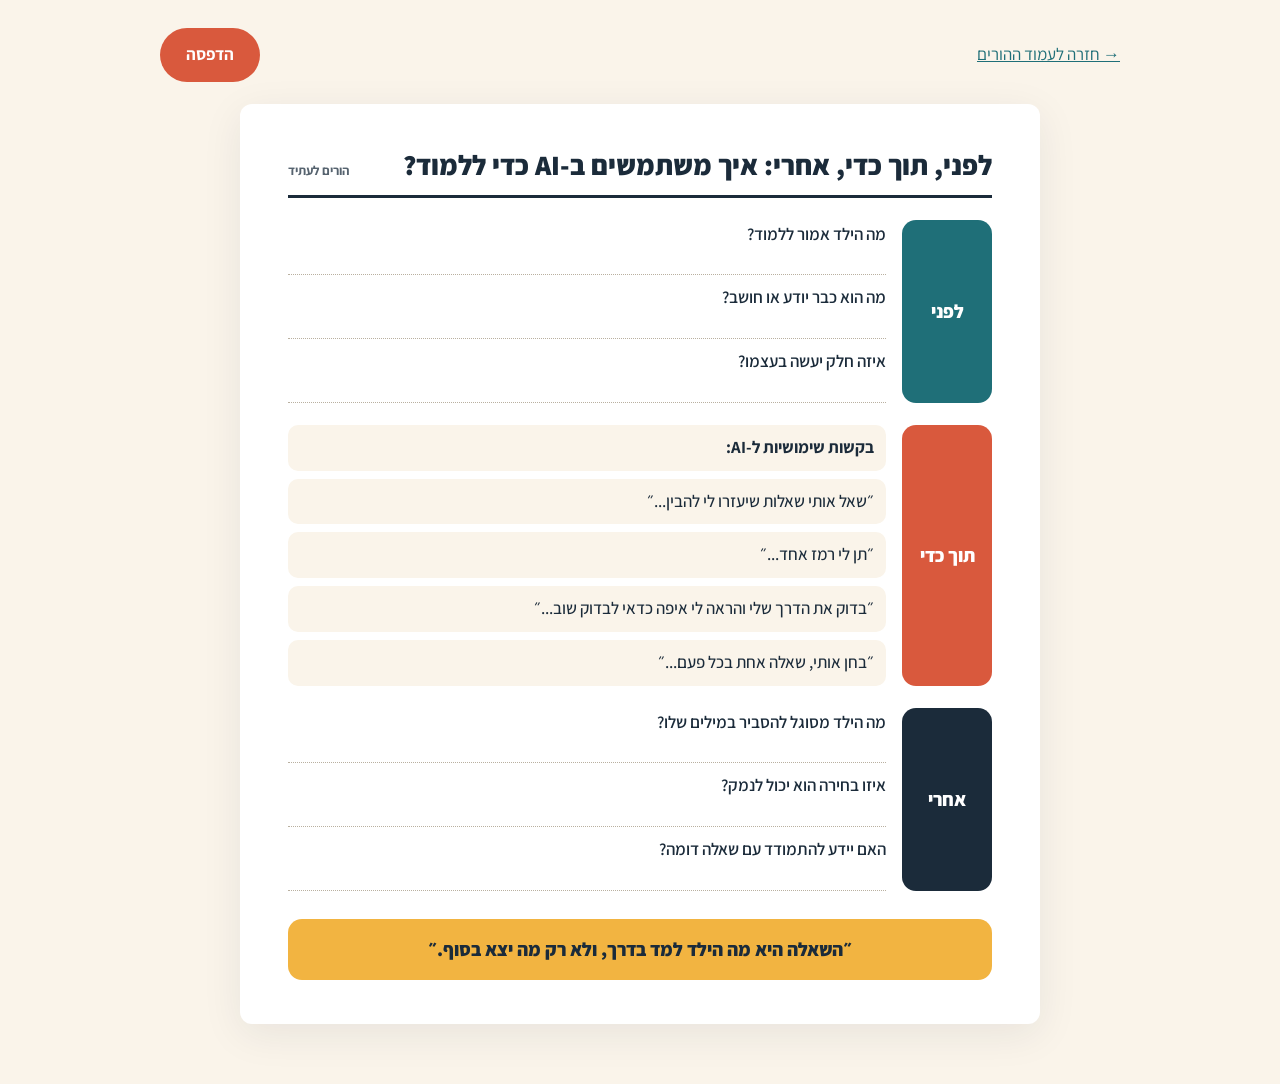
<file: worksheet.html>
<!doctype html>
<html lang="he" dir="rtl">
<head>
<meta charset="utf-8">
<meta name="viewport" content="width=device-width, initial-scale=1">
<title>דף עבודה | ללמוד ולחשוב עם AI</title>
<link rel="preconnect" href="https://fonts.googleapis.com">
<link rel="preconnect" href="https://fonts.gstatic.com" crossorigin>
<link href="https://fonts.googleapis.com/css2?family=Assistant:wght@400;500;600;700;800&display=swap" rel="stylesheet">
<link rel="stylesheet" href="styles.css">
<style>
  body{padding:28px 0 60px}
  .bar{display:flex;gap:10px;justify-content:space-between;align-items:center;flex-wrap:wrap;margin-bottom:22px}
  .sheet{background:#fff;max-width:800px;margin:0 auto;padding:44px 48px;border-radius:12px;box-shadow:0 10px 40px #1B2B3A14}
  .sheet header{display:flex;justify-content:space-between;align-items:baseline;border-bottom:3px solid var(--ink);padding-bottom:12px}
  .sheet h1{font-size:28px;font-weight:800}
  .sheet header span{font-size:13px;color:var(--muted);font-weight:700}
  .stage{margin-top:22px;display:grid;grid-template-columns:90px 1fr;gap:16px}
  .stage .lbl{border-radius:14px;color:#fff;font-weight:800;font-size:19px;display:grid;place-items:center;text-align:center;padding:8px}
  .s1 .lbl{background:var(--sea)} .s2 .lbl{background:var(--terra)} .s3 .lbl{background:var(--ink)}
  .stage ul{list-style:none;margin:0;padding:0;display:grid;gap:8px}
  .stage li{font-weight:600}
  .stage li .line{display:block;border-bottom:1.5px dotted #B9B0A0;height:26px}
  .s2 li{background:var(--cream);border-radius:10px;padding:8px 12px;font-weight:500}
  .foot{margin-top:28px;text-align:center;font-weight:800;font-size:19px;background:var(--saffron);border-radius:14px;padding:14px}
  @media(max-width:600px){.sheet{padding:26px 20px}.stage{grid-template-columns:1fr}.stage .lbl{padding:6px}}
  @media print{
    @page{size:A4;margin:12mm}
    body{background:#fff;padding:0}
    .bar{display:none}
    .sheet{box-shadow:none;padding:0;max-width:none}
    *{-webkit-print-color-adjust:exact;print-color-adjust:exact}
  }
</style>
</head>
<body>
<div class="wrap">
  <div class="bar">
    <a href="index.html">→ חזרה לעמוד ההורים</a>
    <button class="btn" onclick="print()">הדפסה</button>
  </div>
  <article class="sheet">
    <header><h1>לפני, תוך כדי, אחרי: איך משתמשים ב-AI כדי ללמוד?</h1><span>הורים לעתיד</span></header>

    <div class="stage s1"><div class="lbl">לפני</div><ul>
      <li>מה הילד אמור ללמוד?<span class="line"></span></li>
      <li>מה הוא כבר יודע או חושב?<span class="line"></span></li>
      <li>איזה חלק יעשה בעצמו?<span class="line"></span></li>
    </ul></div>

    <div class="stage s2"><div class="lbl">תוך כדי</div><ul>
      <li><b>בקשות שימושיות ל-AI:</b></li>
      <li>״שאל אותי שאלות שיעזרו לי להבין...״</li>
      <li>״תן לי רמז אחד...״</li>
      <li>״בדוק את הדרך שלי והראה לי איפה כדאי לבדוק שוב...״</li>
      <li>״בחן אותי, שאלה אחת בכל פעם...״</li>
    </ul></div>

    <div class="stage s3"><div class="lbl">אחרי</div><ul>
      <li>מה הילד מסוגל להסביר במילים שלו?<span class="line"></span></li>
      <li>איזו בחירה הוא יכול לנמק?<span class="line"></span></li>
      <li>האם יידע להתמודד עם שאלה דומה?<span class="line"></span></li>
    </ul></div>

    <div class="foot">״השאלה היא מה הילד למד בדרך, ולא רק מה יצא בסוף.״</div>
  </article>
</div>
</body>
</html>
</file>
<file: styles.css>
/* שפת המותג "הורים לעתיד" — טוקנים משותפים */
:root{
  --cream:#FAF4EA; --paper:#FFFDF8; --ink:#1B2B3A; --sea:#1F6F78; --terra:#D9593D;
  --saffron:#F2B441; --sage:#CFE0D2; --muted:#56636F; --line:#E8DFCF;
  --font:"Assistant","Segoe UI",Arial,sans-serif;
}
*{box-sizing:border-box}
html{scroll-behavior:smooth}
body{margin:0;font-family:var(--font);background:var(--cream);color:var(--ink);line-height:1.75;font-size:17px}
h1,h2,h3{font-family:var(--font);line-height:1.2;margin:0}
a{color:var(--sea)}
.wrap{max-width:1000px;margin:0 auto;padding:0 20px}

.btn{display:inline-flex;align-items:center;gap:8px;background:var(--terra);color:#fff;text-decoration:none;
  font:inherit;font-weight:700;padding:12px 26px;border-radius:99px;border:0;cursor:pointer;transition:transform .15s}
.btn:hover{transform:translateY(-2px)}
.btn.ghost{background:transparent;color:var(--ink);border:2px solid var(--ink)}
.btn.small{padding:6px 14px;font-size:14px}

.kicker{color:var(--terra);font-weight:700;font-size:14px;margin-bottom:6px}
.card{background:var(--paper);border:1px solid var(--line);border-radius:20px;padding:24px}
.pill{display:inline-block;font-weight:700;font-size:13px;padding:3px 12px;border-radius:99px;background:var(--sage);color:var(--sea)}

table{width:100%;border-collapse:collapse}
th,td{text-align:right;padding:12px 14px;border-bottom:1px solid var(--line);vertical-align:top}
th{font-size:14px;color:var(--muted)}
</file>
